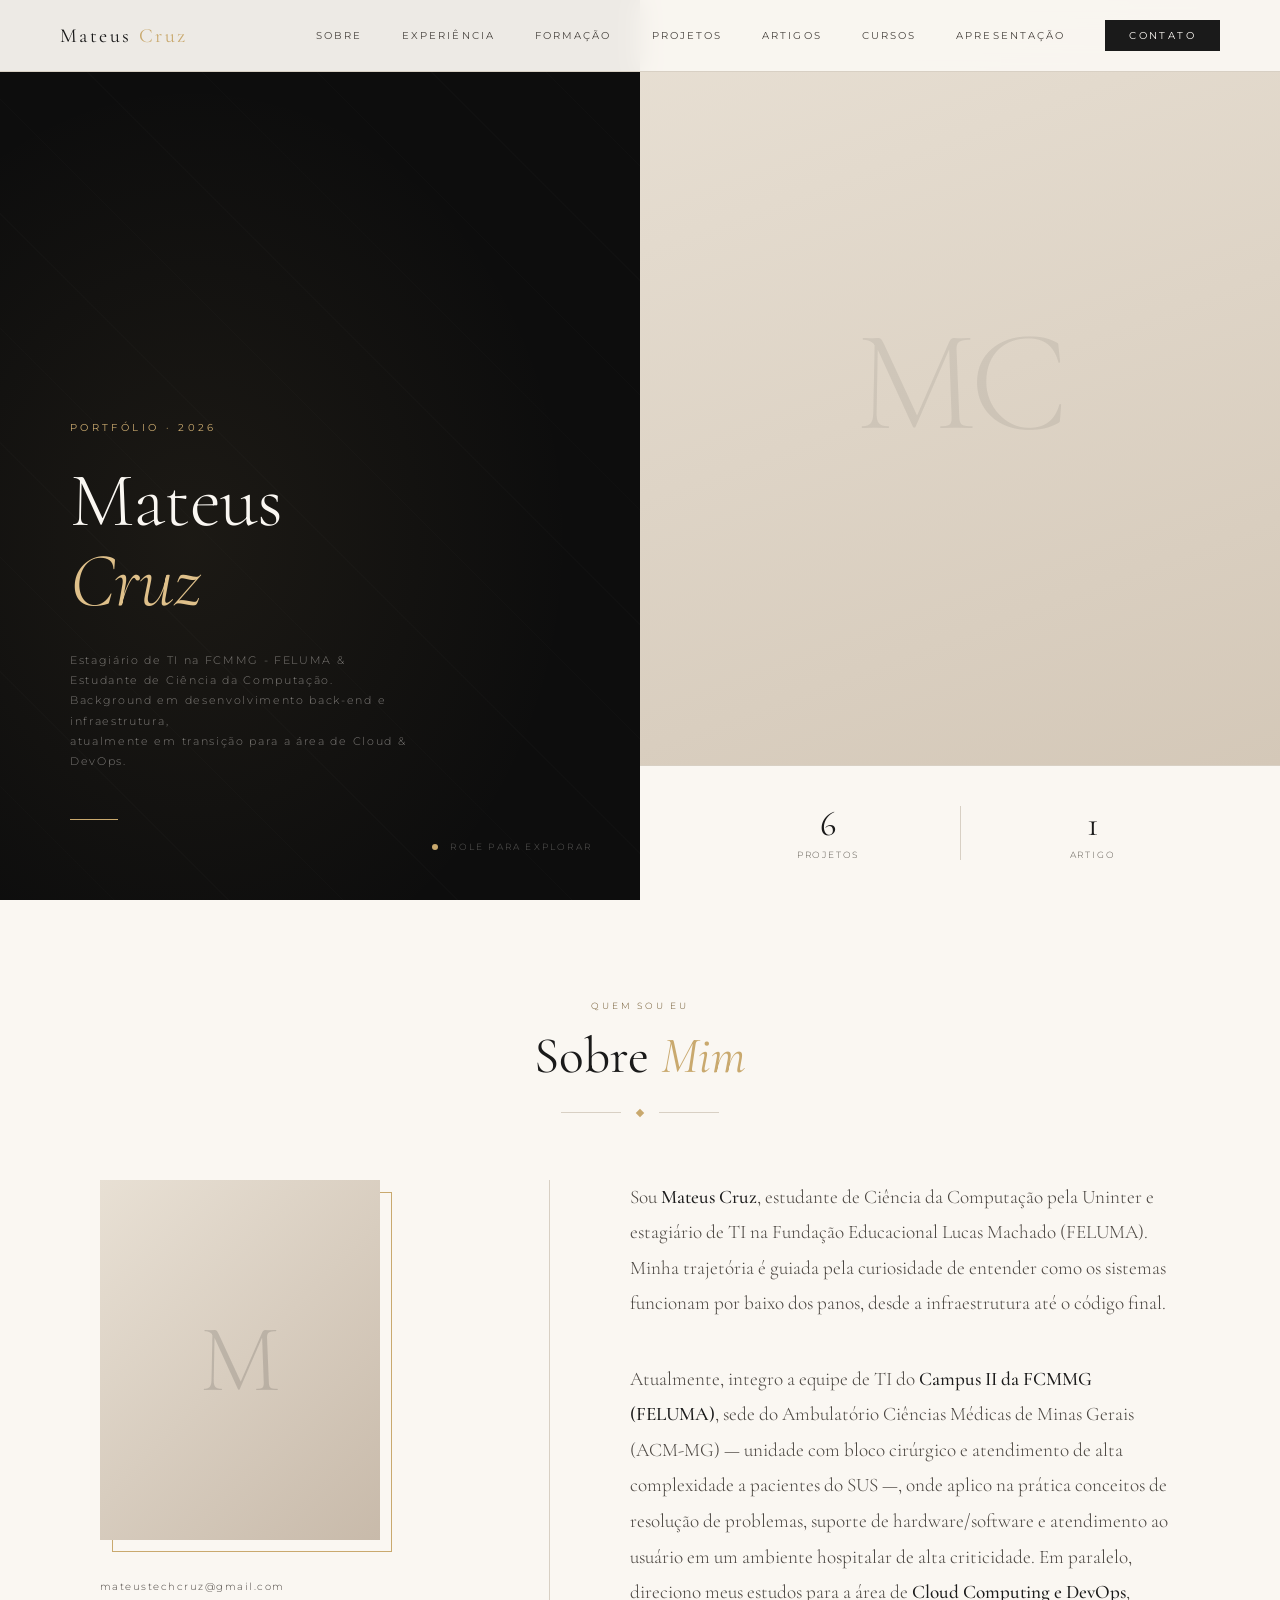
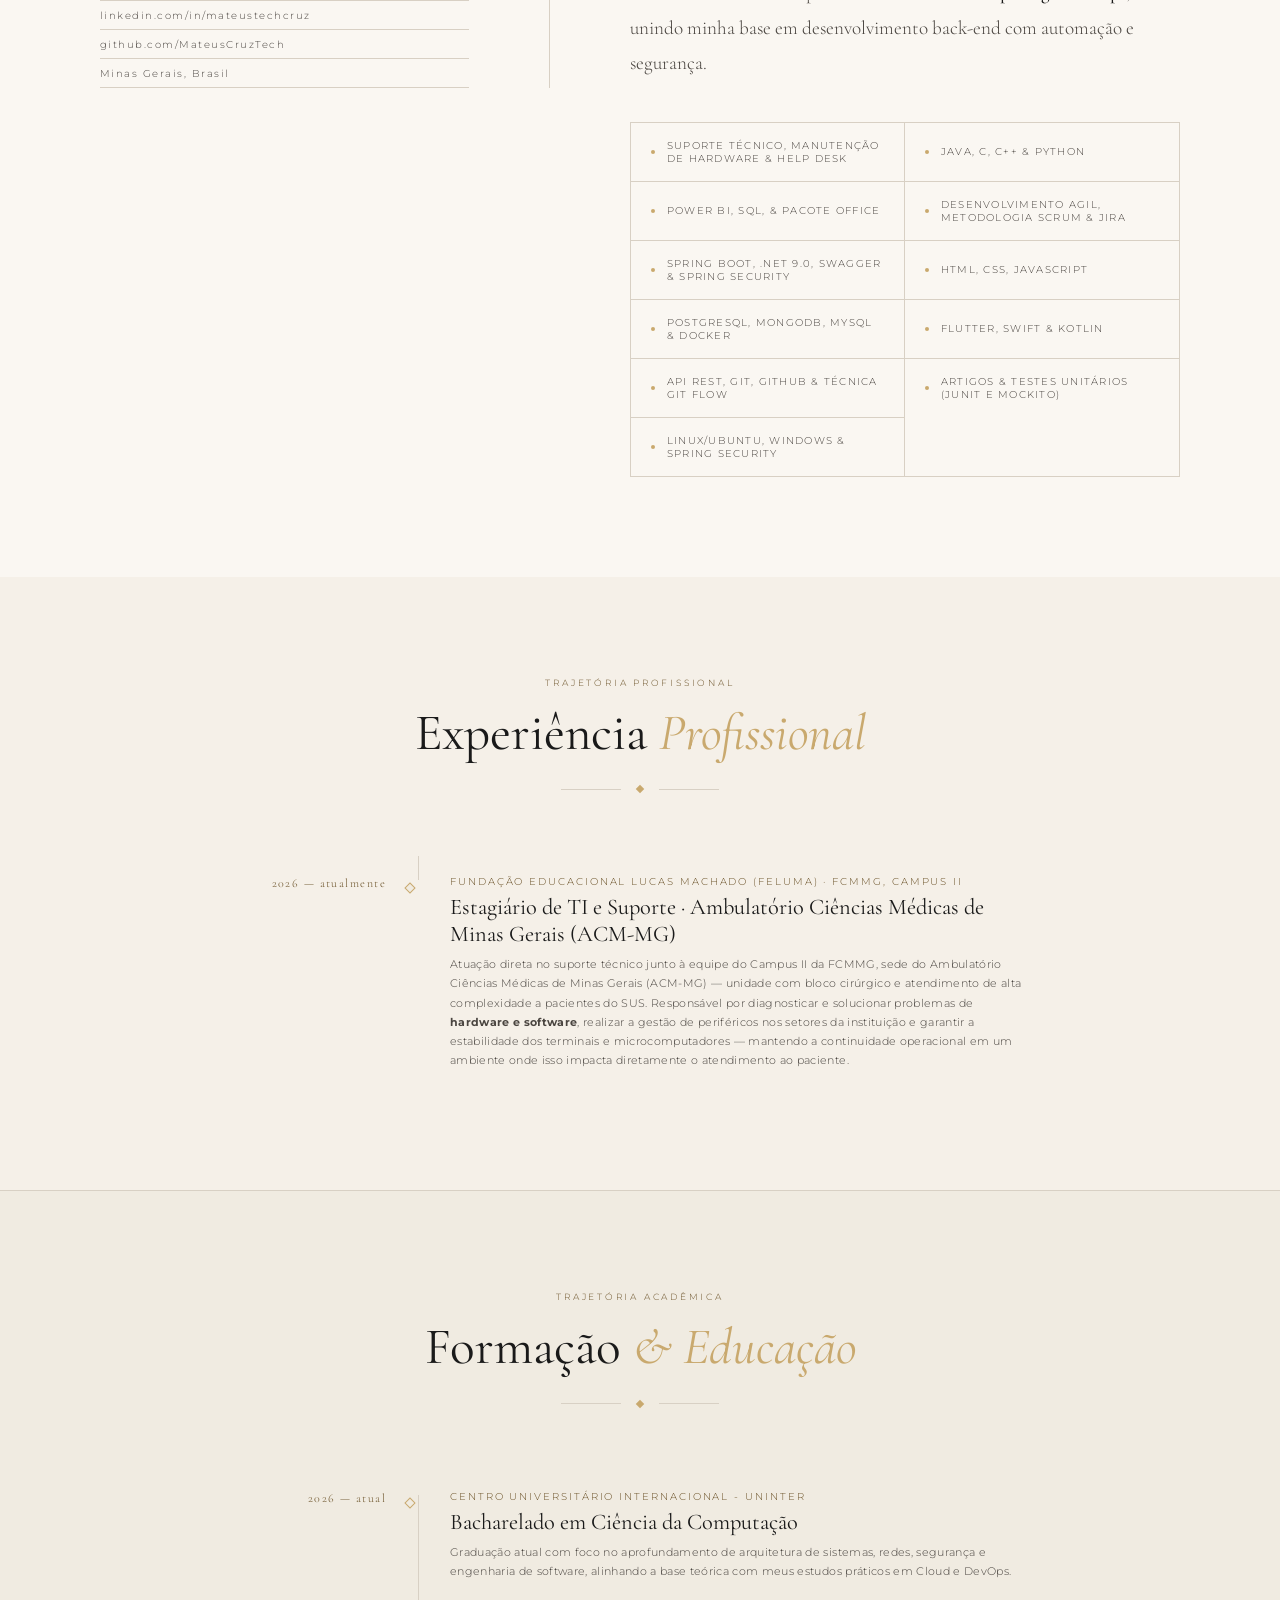
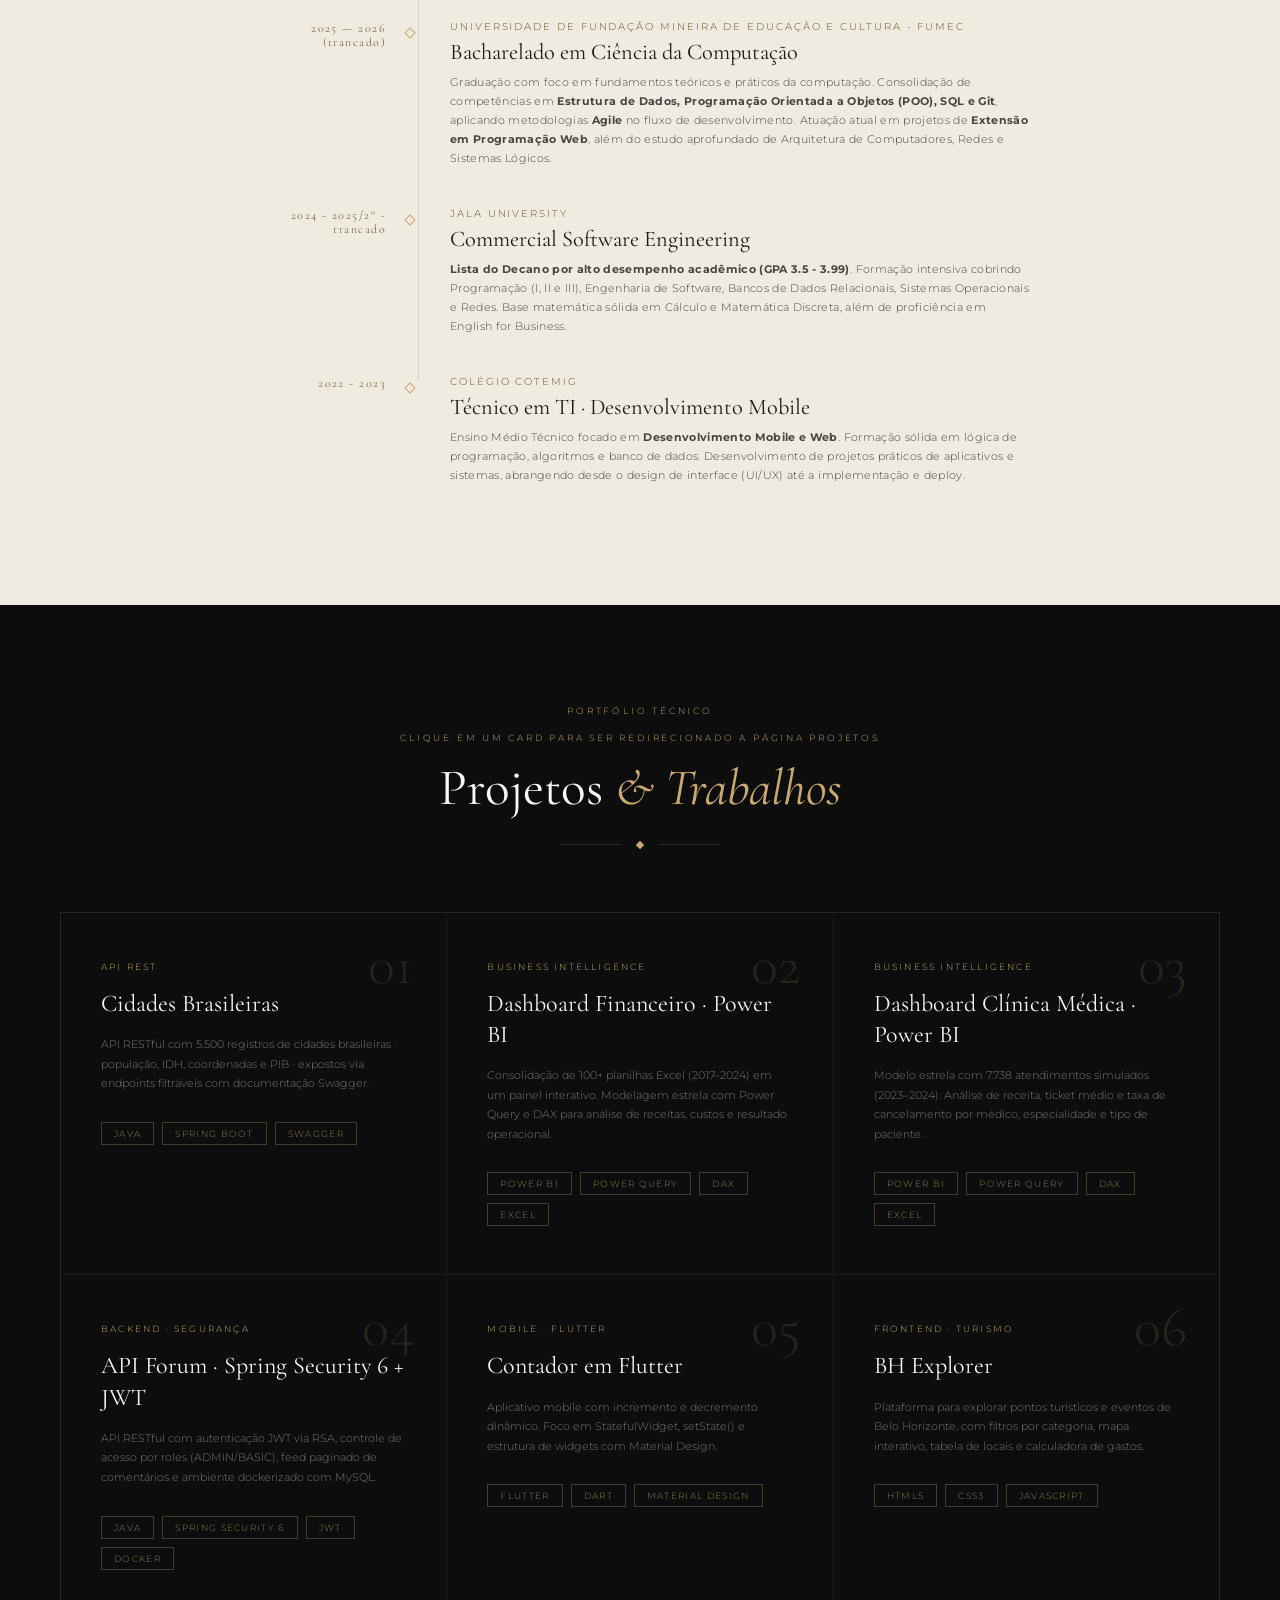
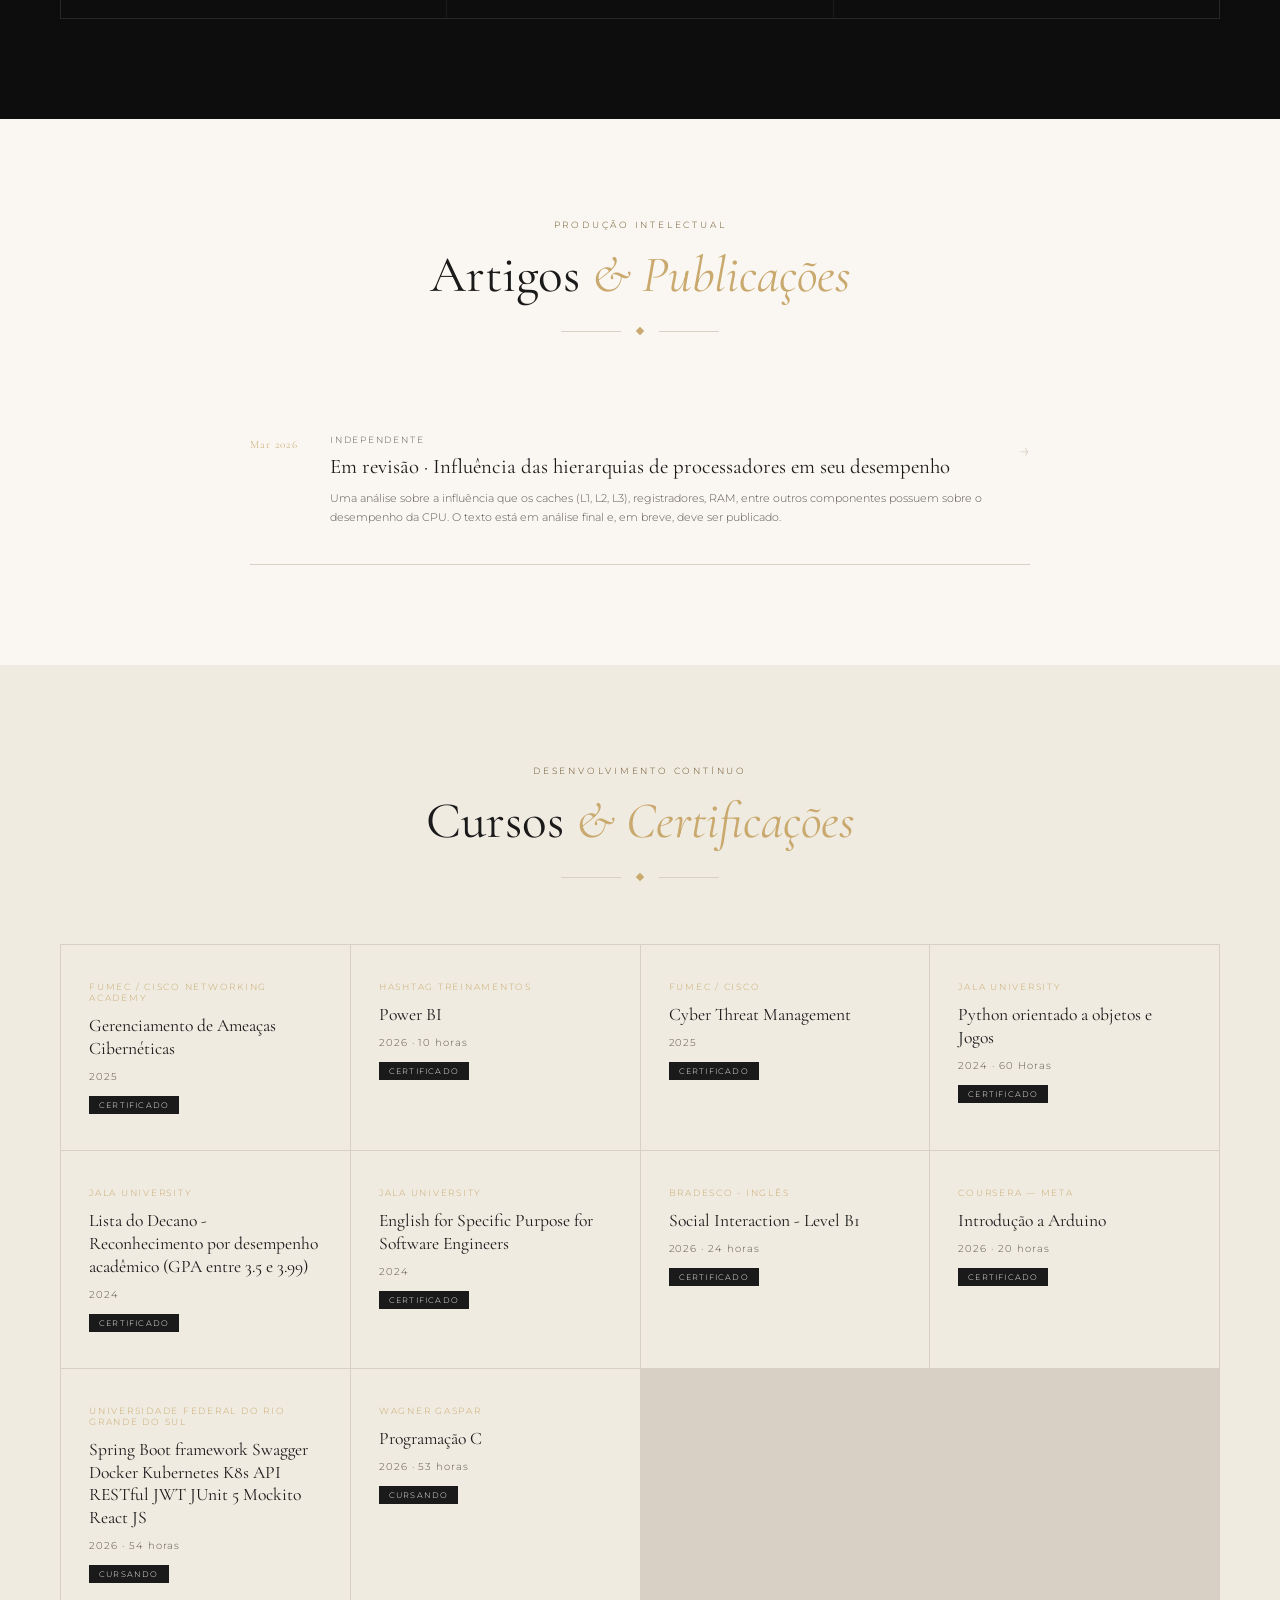
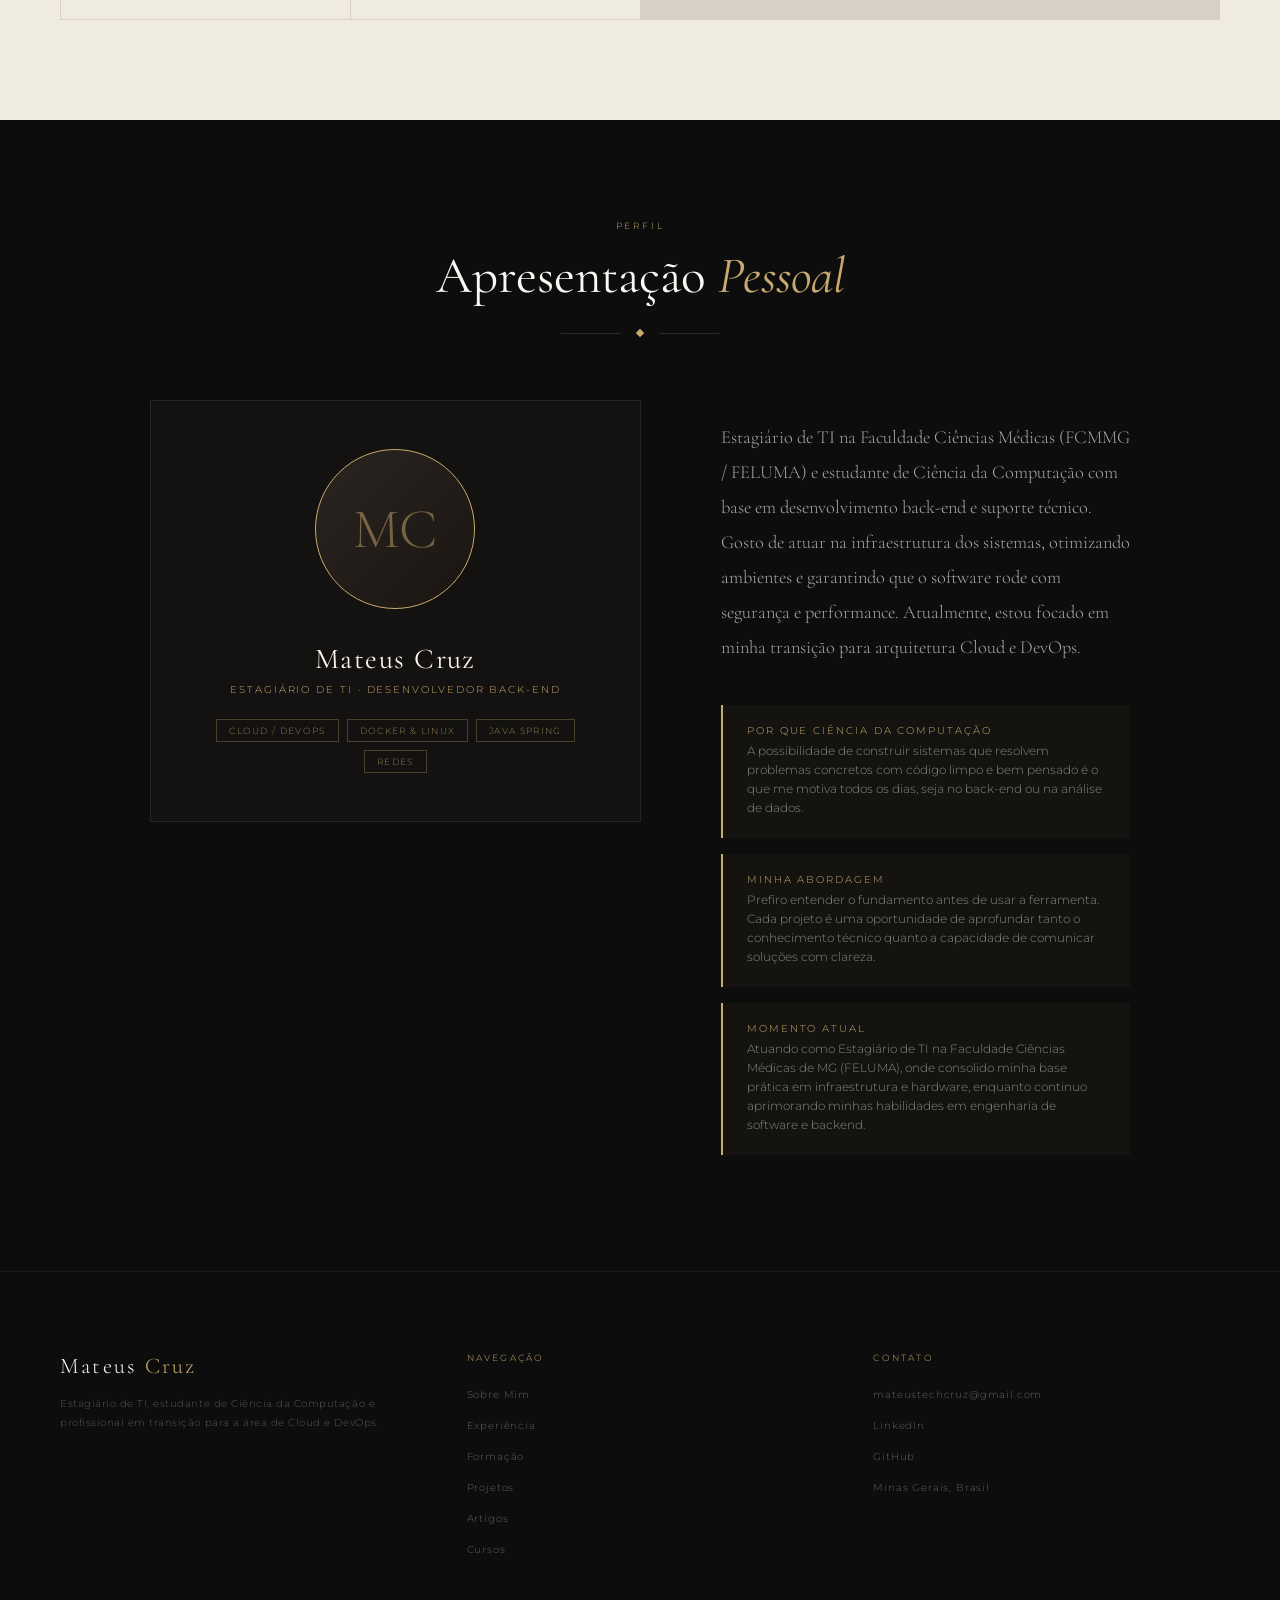
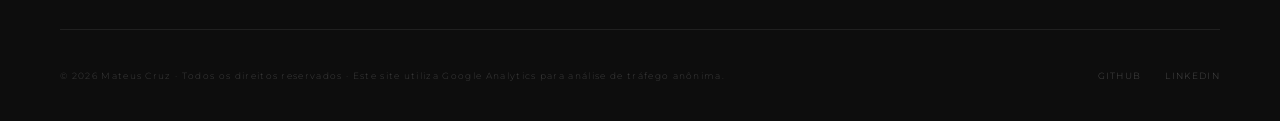
<file: index.html>
<!DOCTYPE html>
<html lang="pt-BR">

<head>
    <meta charset="UTF-8">
    <meta name="viewport" content="width=device-width, initial-scale=1.0">
    <title>Mateus Cruz — Ciência da Computação</title>
    <script async src="https://www.googletagmanager.com/gtag/js?id=G-LPCW3D3TZD"></script>
    <link rel="preconnect" href="https://fonts.googleapis.com">
    <link
        href="https://fonts.googleapis.com/css2?family=Cormorant+Garamond:ital,wght@0,300;0,400;0,500;0,600;1,300;1,400&family=Montserrat:wght@200;300;400;500&display=swap"
        rel="stylesheet">
    <link rel="stylesheet" href="/pages/main/style.css">
</head>

<body>


    <header>
        <a href="#hero" class="logo">Mateus <span>Cruz</span></a>
        <nav>
            <a href="#sobre">Sobre</a>
            <a href="#experiencia">Experiência</a>
            <a href="#formacao">Formação</a>
            <a href="pages/project_page/index.html">Projetos</a>
            <a href="pages/articles_page/index.html">Artigos</a>
            <a href="index.html#cursos">Cursos</a>
            <a href="#apresentacao">Apresentação</a>
            <a href="mailto:mateustechcruz@gmail.com" class="nav-cta">Contato</a>
        </nav>
        <div class="hamburger" id="hamburger" aria-label="Menu" role="button" tabindex="0">
            <span></span><span></span><span></span>
        </div>
    </header>



    <nav class="mobile-nav" id="mobile-nav">
        <a href="#sobre">Sobre</a>
         <a href="#experiencia">Experiência</a>
        <a href="#formacao">Formação</a>
        <a href="pages/project_page/index.html">Projetos</a>
        <a href="pages/articles_page/index.html">Artigos</a>
        <a href="index.html#cursos">Cursos</a>
        <a href="#apresentacao">Apresentação</a>
        <a href="mailto:mateustechcruz@gmail.com">Contato</a>
    </nav>

    <section id="hero">
        <div class="hero-left">
            <div class="hero-texture"></div>
            <div class="hero-eyebrow">Portfólio · 2026</div>
            <h1 class="hero-name">
                Mateus<br>
                <em>Cruz</em>
            </h1>
            <p class="hero-tagline">
                Estagiário de TI na FCMMG - FELUMA & Estudante de Ciência da Computação.<br>
                Background em desenvolvimento back-end e infraestrutura,<br>
                atualmente em transição para a área de Cloud & DevOps.
            </p>
            <div class="hero-line"></div>
            <div class="hero-scroll">
                <div class="scroll-dot"></div>
                Role para explorar
            </div>
        </div>

        <div class="hero-right">
            <div class="hero-image-area">
                <div class="hero-photo-placeholder">
                    <span class="photo-initials">MC</span>
                </div>
            </div>
            <div class="hero-stats">
                <div class="stat">
                    <span class="stat-num">6</span>
                    <span class="stat-label">Projetos</span>
                </div>
                <div class="stat">
                    <span class="stat-num">1</span>
                    <span class="stat-label">Artigo</span>
                </div>
            </div>
        </div>
    </section>


    <section id="sobre">
        <div class="section-header reveal">
            <span class="section-eyebrow">Quem sou eu</span>
            <h2 class="section-title">Sobre <em>Mim</em></h2>
            <div class="divider">
                <div class="divider-line"></div>
                <div class="divider-diamond"></div>
                <div class="divider-line"></div>
            </div>
        </div>

        <div class="sobre-grid">
            <div class="sobre-left reveal">
                <div class="sobre-portrait">
                    <span class="portrait-initial">M</span>
                </div>
                <div class="sobre-contact">
                    <a href="mailto:mateustechcruz@gmail.com">mateustechcruz@gmail.com</a>
                    <a target="_blank"
                        href="https://www.linkedin.com/in/mateustechcruz/">linkedin.com/in/mateustechcruz</a>
                    <a target="_blank" href="https://github.com/MateusCruzTech">github.com/MateusCruzTech</a>
                    <a href="#">Minas Gerais, Brasil</a>
                </div>
            </div>

            <div class="sobre-right reveal">
                <p class="sobre-body">
                    Sou <strong>Mateus Cruz</strong>, estudante de Ciência da Computação pela Uninter e estagiário de TI
                    na Fundação Educacional Lucas Machado (FELUMA). Minha trajetória é guiada pela curiosidade de
                    entender como os sistemas funcionam por baixo dos panos, desde a infraestrutura até o código final.
                </p>
                <p class="sobre-body">
                    Atualmente, integro a equipe de TI do <strong>Campus II da FCMMG (FELUMA)</strong>, sede do
                    Ambulatório Ciências Médicas de Minas Gerais (ACM-MG) — unidade com bloco cirúrgico e atendimento
                    de alta complexidade a pacientes do SUS —, onde aplico na prática conceitos de resolução de
                    problemas, suporte de hardware/software e atendimento ao usuário em um ambiente hospitalar de
                    alta criticidade. Em paralelo, direciono meus estudos para a área de <strong>Cloud Computing e
                        DevOps</strong>, unindo minha base em desenvolvimento back-end com automação e segurança.
                </p>
                <!--
                <p class="sobre-body">
                    Quando não estou codando, escrevo artigos sobre computação teórica, tenho muito interessa por música
                    e
                    atualmente estou desenvolvendo uma iniciativa de educação para ensinar pessoas assuntos especificos
                    do mundo tech.
                </p>*/-->

                <div class="skills-list">
                    <div class="skill-item">
                        <div class="skill-dot"></div>Suporte Técnico, Manutenção de Hardware & Help Desk
                    </div>
                    <div class="skill-item">
                        <div class="skill-dot"></div>Java, C, C++ & Python
                    </div>
                    <div class="skill-item">
                        <div class="skill-dot"></div>Power BI, SQL, & Pacote office
                    </div>
                    <div class="skill-item">
                        <div class="skill-dot"></div>Desenvolvimento agil, Metodologia Scrum & Jira
                    </div>
                    <div class="skill-item">
                        <div class="skill-dot"></div>Spring Boot, .NET 9.0, Swagger & Spring Security
                    </div>
                    <div class="skill-item">
                        <div class="skill-dot"></div>HTML, CSS, JavaScript
                    </div>
                    <div class="skill-item">
                        <div class="skill-dot"></div>PostgreSQL, MongoDB, MySql & Docker
                    </div>
                    <div class="skill-item">
                        <div class="skill-dot"></div>Flutter, swift & Kotlin
                    </div>
                    <div class="skill-item">
                        <div class="skill-dot"></div>API Rest, Git, Github & técnica Git Flow
                    </div>
                    <div class="skill-item">
                        <div class="skill-dot"></div>Artigos & Testes unitários (JUnit e Mockito)
                    </div>
                    <div class="skill-item">
                        <div class="skill-dot"></div>Linux/Ubuntu, Windows & Spring Security
                    </div>
                </div>
            </div>
        </div>
    </section>


    <section id="experiencia">
        <div class="section-header reveal">
            <span class="section-eyebrow">Trajetória Profissional</span>
            <h2 class="section-title">Experiência <em>Profissional</em></h2>
            <div class="divider">
                <div class="divider-line"></div>
                <div class="divider-diamond"></div>
                <div class="divider-line"></div>
            </div>
        </div>

        <div class="timelineExp reveal">
            <div class="timeline-item">
                <div class="timeline-year">2026 — atualmente</div>
                <div class="timeline-content">
                    <div class="timeline-inst">Fundação Educacional Lucas Machado (FELUMA) · FCMMG, Campus II</div>
                    <div class="timeline-degree">Estagiário de TI e Suporte · Ambulatório Ciências Médicas de Minas Gerais (ACM-MG)</div>
                    <div class="timeline-desc">
                        Atuação direta no suporte técnico junto à equipe do Campus II da FCMMG, sede do Ambulatório
                        Ciências Médicas de Minas Gerais (ACM-MG) — unidade com bloco cirúrgico e atendimento de alta
                        complexidade a pacientes do SUS. Responsável por diagnosticar e solucionar problemas de
                        <strong>hardware e software</strong>, realizar a gestão de periféricos nos setores da
                        instituição e garantir a estabilidade dos terminais e microcomputadores — mantendo a
                        continuidade operacional em um ambiente onde isso impacta diretamente o atendimento ao
                        paciente.
                    </div>
                </div>
            </div>
        </div>
    </section>

    <section id="formacao">
        <div class="section-header reveal">
            <span class="section-eyebrow">Trajetória Acadêmica</span>
            <h2 class="section-title">Formação <em>& Educação</em></h2>
            <div class="divider">
                <div class="divider-line"></div>
                <div class="divider-diamond"></div>
                <div class="divider-line"></div>
            </div>
        </div>

        <div class="timeline reveal">
            <div class="timeline-item">
                <div class="timeline-year">2026 — atual</div>
                <div class="timeline-content">
                    <div class="timeline-inst">Centro Universitário Internacional - Uninter</div>
                    <div class="timeline-degree">Bacharelado em Ciência da Computação</div>
                    <div class="timeline-desc">
                        Graduação atual com foco no aprofundamento de arquitetura de sistemas, redes, segurança e
                        engenharia de software, alinhando a base teórica com meus estudos práticos em Cloud e DevOps.
                    </div>
                </div>
            </div>
            <div class="timeline-item">
                <div class="timeline-year">2025 — 2026 (trancado)</div>
                <div class="timeline-content">
                    <div class="timeline-inst">Universidade de Fundação Mineira de Educação e Cultura - FUMEC</div>
                    <div class="timeline-degree">Bacharelado em Ciência da Computação</div>
                    <div class="timeline-desc">
                        Graduação com foco em fundamentos teóricos e práticos da computação. Consolidação de
                        competências em
                        <strong>Estrutura de Dados, Programação Orientada a Objetos (POO), SQL e Git</strong>, aplicando
                        metodologias
                        <strong>Agile</strong> no fluxo de desenvolvimento. Atuação atual em projetos de
                        <strong>Extensão em Programação Web</strong>,
                        além do estudo aprofundado de Arquitetura de Computadores, Redes e Sistemas Lógicos.
                    </div>
                </div>
            </div>

            <div class="timeline-item">
                <div class="timeline-year">2024 - 2025/2° - trancado</div>
                <div class="timeline-content">
                    <div class="timeline-inst">Jala University</div>
                    <div class="timeline-degree">Commercial Software Engineering</div>
                    <div class="timeline-desc">
                        <strong>Lista do Decano por alto desempenho acadêmico (GPA 3.5 - 3.99)</strong>.
                        Formação intensiva cobrindo Programação (I, II e III), Engenharia de Software,
                        Bancos de Dados Relacionais, Sistemas Operacionais e Redes. Base matemática sólida
                        em Cálculo e Matemática Discreta, além de proficiência em English for Business.
                    </div>
                </div>
            </div>
            <div class="timeline-item">
                <div class="timeline-year">2022 - 2023</div>
                <div class="timeline-content">
                    <div class="timeline-inst">Colégio Cotemig</div>
                    <div class="timeline-degree">Técnico em TI · Desenvolvimento Mobile</div>
                    <div class="timeline-desc">
                        Ensino Médio Técnico focado em <strong>Desenvolvimento Mobile e Web</strong>.
                        Formação sólida em lógica de programação, algoritmos e banco de dados.
                        Desenvolvimento de projetos práticos de aplicativos e sistemas, abrangendo desde o
                        design de interface (UI/UX) até a implementação e deploy.
                    </div>
                </div>
            </div>
    </section>


    <section id="projetos">
        <div class="section-header reveal">
            <span class="section-eyebrow">Portfólio Técnico</span>
            <span class="section-eyebrow">Clique em um card para ser redirecionado a página projetos</span>
            <h2 class="section-title">Projetos <em>& Trabalhos</em></h2>
            <div class="divider">
                <div class="divider-line"></div>
                <div class="divider-diamond"></div>
                <div class="divider-line"></div>
            </div>
        </div>

        <div class="projects-grid reveal">
            <div class="project-card">
                <div class="project-num">01</div>
                <span class="project-tag">API REST</span>
                <div class="project-title"><a href="/pages/projects/cidades_brasileiras/index.html">Cidades
                        Brasileiras</a></div>
                <div class="project-desc">API RESTful com 5.500 registros de cidades brasileiras · população, IDH,
                    coordenadas e PIB · expostos via endpoints filtráveis com documentação Swagger.</div>
                <div class="project-tech">
                    <span class="tech-pill">Java</span>
                    <span class="tech-pill">Spring Boot</span>
                    <span class="tech-pill">Swagger</span>
                </div>
            </div>

            <div class="project-card">
                <div class="project-num">02</div>
                <span class="project-tag">Business Intelligence</span>
                <div class="project-title"><a href="/pages/projects/dashboard_power_bi/index.html">Dashboard Financeiro
                        ·
                        Power BI</a></div>
                <div class="project-desc">Consolidação de 100+ planilhas Excel (2017–2024) em um painel interativo.
                    Modelagem estrela com Power Query e DAX para análise de receitas, custos e resultado operacional.
                </div>
                <div class="project-tech">
                    <span class="tech-pill">Power BI</span>
                    <span class="tech-pill">Power Query</span>
                    <span class="tech-pill">DAX</span>
                    <span class="tech-pill">Excel</span>
                </div>
            </div>

            <div class="project-card">
                <div class="project-num">03</div>
                <span class="project-tag">Business Intelligence</span>
                <div class="project-title"><a href="/pages/projects/dashboard_clinica_medica/index.html">Dashboard
                        Clínica
                        Médica · Power BI</a></div>
                <div class="project-desc">Modelo estrela com 7.738 atendimentos simulados (2023–2024). Análise de
                    receita,
                    ticket médio e taxa de cancelamento por médico, especialidade e tipo de paciente.</div>
                <div class="project-tech">
                    <span class="tech-pill">Power BI</span>
                    <span class="tech-pill">Power Query</span>
                    <span class="tech-pill">DAX</span>
                    <span class="tech-pill">Excel</span>
                </div>
            </div>

            <div class="project-card">
                <div class="project-num">04</div>
                <span class="project-tag">Backend · Segurança</span>
                <div class="project-title"><a href="/pages/projects/forum_spring_secutiry/index.html">API Forum · Spring
                        Security 6 + JWT</a></div>
                <div class="project-desc">API RESTful com autenticação JWT via RSA, controle de acesso por roles
                    (ADMIN/BASIC), feed paginado de comentários e ambiente dockerizado com MySQL.</div>
                <div class="project-tech">
                    <span class="tech-pill">Java</span>
                    <span class="tech-pill">Spring Security 6</span>
                    <span class="tech-pill">JWT</span>
                    <span class="tech-pill">Docker</span>
                </div>
            </div>

            <div class="project-card">
                <div class="project-num">05</div>
                <span class="project-tag">Mobile · Flutter</span>
                <div class="project-title"><a href="pages/projects/app_contador_pessoas/index.html">Contador em
                        Flutter</a>
                </div>
                <div class="project-desc">Aplicativo mobile com incremento e decremento dinâmico. Foco em
                    StatefulWidget, setState() e estrutura de widgets com Material Design.</div>
                <div class="project-tech">
                    <span class="tech-pill">Flutter</span>
                    <span class="tech-pill">Dart</span>
                    <span class="tech-pill">Material Design</span>
                </div>
            </div>
            <div class="project-card">
                <div class="project-num">06</div>
                <span class="project-tag">Frontend · Turismo</span>
                <div class="project-title"><a href="/pages/projects/bh_explorer/index.html">BH Explorer</a></div>
                <div class="project-desc">Plataforma para explorar pontos turísticos e eventos de Belo Horizonte,
                    com filtros por categoria, mapa interativo, tabela de locais e calculadora de gastos.</div>
                <div class="project-tech">
                    <span class="tech-pill">HTML5</span>
                    <span class="tech-pill">CSS3</span>
                    <span class="tech-pill">JavaScript</span>
                </div>
            </div>
        </div>
    </section>


    <section id="artigos">
        <div class="section-header reveal">
            <span class="section-eyebrow">Produção Intelectual</span>
            <h2 class="section-title">Artigos <em>& Publicações</em></h2>
            <div class="divider">
                <div class="divider-line"></div>
                <div class="divider-diamond"></div>
                <div class="divider-line"></div>
            </div>
        </div>

        <div class="artigos-list">
            <div class="artigo-item reveal">
                <div class="artigo-date">Mar 2026</div>
                <div class="artigo-content">
                    <div class="artigo-pub">Independente</div>
                    <div class="artigo-title">Em revisão · Influência das hierarquias de processadores em seu
                        desempenho</div>
                    <div class="artigo-abstract">Uma análise sobre a influência que os caches (L1, L2, L3),
                        registradores, RAM, entre outros
                        componentes possuem sobre o desempenho da CPU. O texto está em análise final e, em breve,
                        deve ser publicado.</div>
                </div>
                <div class="artigo-arrow"><a href="pages/articles_page/index.html"
                        style="text-decoration: none;color: #D8D0C4;">→</a></div>
            </div>


        </div>
    </section>


    <section id="cursos">
        <div class="section-header reveal">
            <span class="section-eyebrow">Desenvolvimento Contínuo</span>
            <h2 class="section-title">Cursos <em>& Certificações</em></h2>
            <div class="divider">
                <div class="divider-line"></div>
                <div class="divider-diamond"></div>
                <div class="divider-line"></div>
            </div>
        </div>

        <div class="cursos-grid reveal">
            <div class="curso-card">
                <div class="curso-inst">FUMEC / Cisco Networking Academy</div>
                <div class="curso-name">Gerenciamento de Ameaças Cibernéticas</div>
                <div class="curso-year">2025</div>
                <span class="curso-badge"><a target="_blank"
                        href="https://drive.google.com/file/d/1qDeeotcjcjP5fUjiMKnTr1sf_xK90KSL/view?usp=sharing">Certificado</a></span>
            </div>
            <div class="curso-card">
                <div class="curso-inst">Hashtag Treinamentos</div>
                <div class="curso-name">Power BI</div>
                <div class="curso-year">2026 · 10 horas</div>
                <span class="curso-badge"><a target="_blank"
                        href="https://www.udemy.com/certificate/UC-c15d7bb1-9cbb-43fe-b0e0-54e9972bd85a/?utm_campaign=email&utm_medium=email&utm_source=sendgrid.com">Certificado</a></span>
            </div>
            <div class="curso-card">
                <div class="curso-inst">FUMEC / Cisco</div>
                <div class="curso-name">Cyber Threat Management</div>
                <div class="curso-year">2025</div>
                <span class="curso-badge"><a target="_blank"
                        href="https://drive.google.com/file/d/1qa8YPCXOVAFi5lErh2xtmHsoBrRWLZig/view?usp=sharing">Certificado</a></span>
            </div>
            <div class="curso-card">
                <div class="curso-inst">Jala university</div>
                <div class="curso-name">Python orientado a objetos e Jogos</div>
                <div class="curso-year">2024 · 60 Horas</div>
                <span class="curso-badge"><a target="_blank"
                        href="https://drive.google.com/file/d/1lY3l5w4z_GN0lFlBnWE8VdIZvB9ijJQ5/view">Certificado</a></span>
            </div>
            <div class="curso-card">
                <div class="curso-inst">Jala University</div>
                <div class="curso-name">Lista do Decano - Reconhecimento por desempenho acadêmico (GPA entre 3.5 e 3.99)
                </div>
                <div class="curso-year">2024</div>
                <span class="curso-badge"><a target="_blank"
                        href="https://drive.google.com/file/d/1-hUAfoILHulC_c6FyptCY6iEk1RgpDv2/view">Certificado</a></span>
            </div>
            <div class="curso-card">
                <div class="curso-inst">Jala University</div>
                <div class="curso-name">English for Specific Purpose for Software Engineers</div>
                <div class="curso-year">2024</div>
                <span class="curso-badge"><a target="_blank"
                        href="https://drive.google.com/file/d/1wnSKA9RijfT7IgZmbDv5T3KaZ-GWXUHM/view">Certificado</a></span>
            </div>
            <div class="curso-card">
                <div class="curso-inst">Bradesco - Inglês</div>
                <div class="curso-name">Social Interaction - Level B1 </div>
                <div class="curso-year">2026 · 24 horas</div>
                <span class="curso-badge"><a target="_blank"
                        href="https://credentials.englishonline.britishcouncil.org/bfce7f17-72b1-49c2-ac5d-5120630c32c0#acc.yMFPZrlg">Certificado</a></span>
            </div>
            <div class="curso-card">
                <div class="curso-inst">Coursera — Meta</div>
                <div class="curso-name">Introdução a Arduino</div>
                <div class="curso-year">2026 · 20 horas</div>
                <span class="curso-badge"><a target="_blank"
                        href="https://lumina.ufrgs.br/mod/simplecertificate/verify.php?code=699106c4-2228-4fa8-a9d5-097500000000">Certificado</a></span>
            </div>
            <div class="curso-card">
                <div class="curso-inst">Universidade Federal do Rio Grande do Sul</div>
                <div class="curso-name"> Spring Boot framework Swagger Docker Kubernetes K8s API RESTful JWT JUnit 5
                    Mockito React JS</div>
                <div class="curso-year">2026 · 54 horas</div>
                <span class="curso-badge">Cursando</span>
            </div>
            <div class="curso-card">
                <div class="curso-inst">Wagner Gaspar</div>
                <div class="curso-name">Programação C</div>
                <div class="curso-year">2026 · 53 horas</div>
                <span class="curso-badge">Cursando</span>
            </div>
        </div>
    </section>


    <section id="apresentacao">
        <div class="section-header reveal">
            <span class="section-eyebrow">Perfil</span>
            <h2 class="section-title">Apresentação <em>Pessoal</em></h2>
            <div class="divider">
                <div class="divider-line"></div>
                <div class="divider-diamond"></div>
                <div class="divider-line"></div>
            </div>
        </div>

        <div class="apresentacao-inner">

            <div class="apresentacao-perfil reveal">
                <div class="perfil-foto">
                    <!--  <img src="" alt=""> -->
                    <span class="portrait-initial">MC</span>
                </div>
                <div class="perfil-info">
                    <div class="perfil-nome">Mateus Cruz</div>
                    <div class="perfil-cargo">Estagiário de TI · Desenvolvedor Back-end</div>
                    <div class="perfil-tags">
                        <span>Cloud / DevOps</span>
                        <span>Docker & Linux</span>
                        <span>Java Spring</span>
                        <span>Redes</span>
                    </div>
                </div>
            </div>

            <div class="apresentacao-text reveal">
                <p class="apresentacao-body">
                    Estagiário de TI na Faculdade Ciências Médicas (FCMMG / FELUMA) e estudante de Ciência da Computação com base em desenvolvimento back-end e suporte técnico. Gosto de atuar na infraestrutura dos sistemas, otimizando ambientes e garantindo que o software rode com segurança e performance. Atualmente, estou focado em minha transição para arquitetura Cloud e DevOps.
                </p>

                <div class="apresentacao-highlights">
                    <div class="highlight">
                        <div class="highlight-title">Por que Ciência da Computação</div>
                        <div class="highlight-text">A possibilidade de construir sistemas que resolvem
                            problemas concretos com código limpo e bem pensado é o que me motiva todos
                            os dias, seja no back-end ou na análise de dados.
                        </div>
                    </div>
                    <div class="highlight">
                        <div class="highlight-title">Minha Abordagem</div>
                        <div class="highlight-text">Prefiro entender o fundamento antes de usar a
                            ferramenta. Cada projeto é uma oportunidade de aprofundar tanto o
                            conhecimento técnico quanto a capacidade de comunicar soluções com clareza.
                        </div>
                    </div>
                    <div class="highlight">
                        <div class="highlight-title">Momento Atual</div>
                        <div class="highlight-text">
                            Atuando como Estagiário de TI na Faculdade Ciências Médicas de MG (FELUMA), onde consolido
                            minha base prática em infraestrutura e hardware, enquanto continuo aprimorando minhas
                            habilidades em engenharia de software e backend.
                        </div>
                    </div>
                </div>
            </div>
        </div>
    </section>




    <footer>
        <div class="footer-top">
            <div>
                <div class="footer-brand">Mateus <span>Cruz</span></div>
     <p class="footer-bio">Estagiário de TI, estudante de Ciência da Computação e profissional em transição para a área de Cloud e DevOps.</p>
            </div>

            <div>
                <div class="footer-col-title">Navegação</div>
                <ul class="footer-links">
                    <li><a href="/index.html#sobre">Sobre Mim</a></li>
                    <li><a href="/index.html#experiencia">Experiência</a></li>
                    <li><a href="/index.html#formacao">Formação</a></li>
                    <li><a href="/pages/project_page/index.html">Projetos</a></li>
                    <li><a href="/pages/articles_page/index.html">Artigos</a></li>
                    <li><a href="/index.html#cursos">Cursos</a></li>
                </ul>
            </div>

            <div>
                <div class="footer-col-title">Contato</div>
                <ul class="footer-links">
                    <li><a href="mailto:mateustechcruz@gmail.com">mateustechcruz@gmail.com</a></li>
                    <li><a href="https://www.linkedin.com/m/in/mateustechcruz" target="_blank">LinkedIn</a>
                    </li>
                    <li><a href="https://github.com/MateusCruzTech" target="_blank">GitHub</a></li>
                    <li><a href="#">Minas Gerais, Brasil</a></li>
                </ul>
            </div>
        </div>

        <div class="footer-bottom">
            <div class="footer-copy">© 2026 Mateus Cruz · Todos os direitos reservados · Este site utiliza Google
                Analytics para análise de tráfego anônima.</div>
            <div class="footer-social">
                <a href="https://github.com/MateusCruzTech" target="_blank">GitHub</a>
                <a href="https://www.linkedin.com/m/in/mateustechcruz" target="_blank">LinkedIn</a>
            </div>
        </div>
    </footer>

    <script src="/pages/main/script.js"></script>
</body>

</html>
</file>
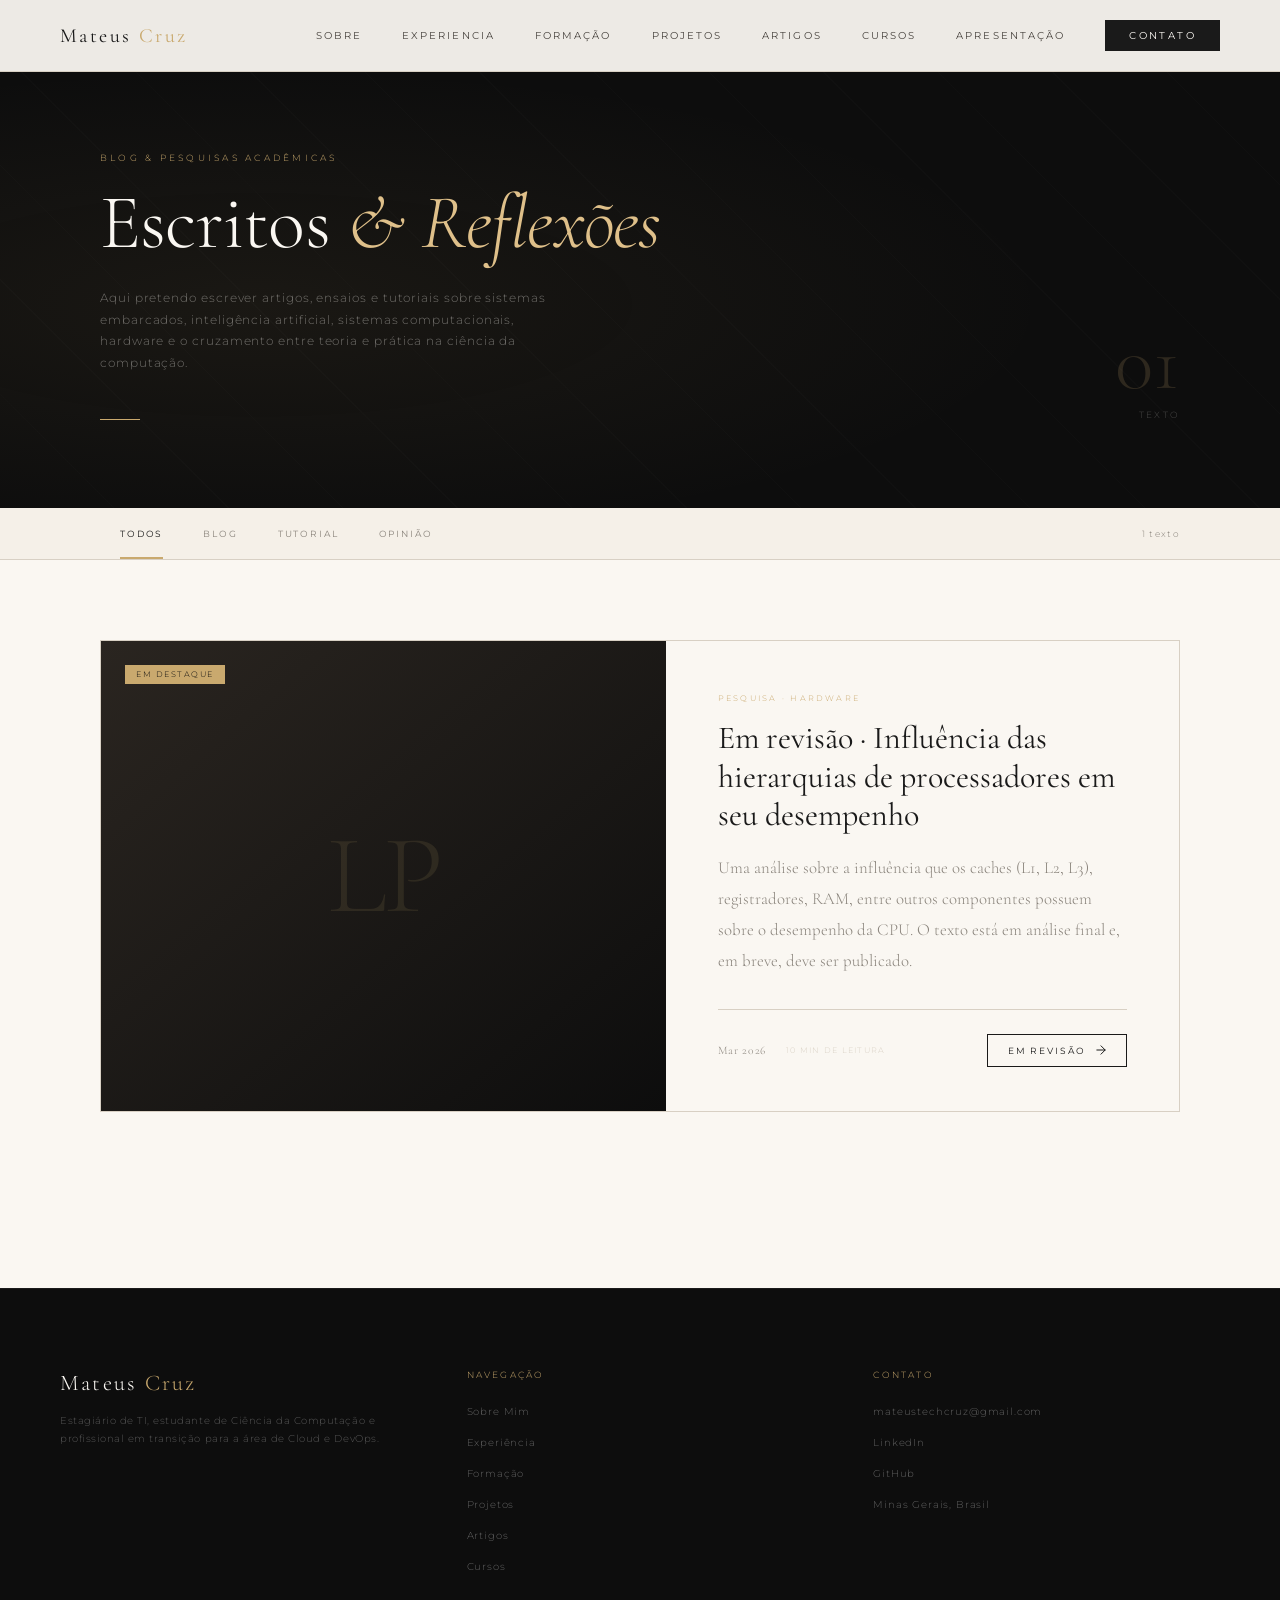
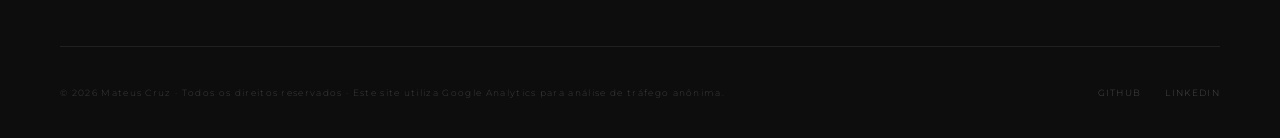
<file: pages/articles_page/index.html>
<!DOCTYPE html>
<html lang="pt-BR">

<head>
    <meta charset="UTF-8">
    <meta name="viewport" content="width=device-width, initial-scale=1.0">
    <title>Escritos & Pesquisa · Mateus Cruz</title>
    <script async src="https://www.googletagmanager.com/gtag/js?id=G-LPCW3D3TZD"></script>
    <link rel="preconnect" href="https://fonts.googleapis.com">
    <link
        href="https://fonts.googleapis.com/css2?family=Cormorant+Garamond:ital,wght@0,300;0,400;0,500;0,600;1,300;1,400&family=Montserrat:wght@200;300;400;500&display=swap"
        rel="stylesheet">
    <link rel="stylesheet" href="style.css">
</head>

<body>


    <header>
        <a href="../../index.html" class="logo">Mateus <span>Cruz</span></a>
        <nav>
            <a href="/index.html#sobre">Sobre</a>
            <a href="/index.html#experiencia">Experiencia</a>
            <a href="/index.html#formacao">Formação</a>
            <a href="../project_page/index.html">Projetos</a>
            <a href="../articles_page/index.html">Artigos</a>
            <a href="/index.html#cursos">Cursos</a>
            <a href="/index.html#apresentacao">Apresentação</a>
            <a href="mailto:mateustechcruz@gmail.com" class="nav-cta">Contato</a>
        </nav>
        <div class="hamburger" id="hamburger" aria-label="Menu" role="button" tabindex="0">
            <span></span><span></span><span></span>
        </div>
    </header>

    <nav class="mobile-nav" id="mobile-nav">
        <a href="/index.html#sobre">Sobre</a>
        <a href="/index.html#experiencia">Experiencia</a>
        <a href="/index.html#formacao">Formação</a>
        <a href="../project_page/index.html">Projetos</a>
        <a href="../articles_page/index.html">Artigos</a>
        <a href="/index.html#cursos">Cursos</a>
        <a href="/index.html#apresentacao">Apresentação</a>
        <a href="mailto:mateustechcruz@gmail.com" class="nav-cta">Contato</a>
    </nav>



    <section class="page-hero">
        <div class="page-hero-texture"></div>
        <div class="page-hero-inner">
            <div>
                <span class="page-hero-eyebrow">Blog & Pesquisas Acadêmicas</span>
                <h1 class="page-hero-title">Escritos <em>& Reflexões</em></h1>
                <p class="page-hero-desc">
                    Aqui pretendo escrever artigos, ensaios e tutoriais sobre sistemas embarcados, inteligência
                    artificial, sistemas computacionais, hardware e o
                    cruzamento entre teoria e prática na ciência da computação.
                </p>
                <div class="page-hero-line"></div>
            </div>
            <div class="page-hero-meta">
                <span class="hero-count" id="total-count">01</span>
                <span class="hero-count-label">Texto</span>
            </div>
        </div>
    </section>


    <div class="filters-bar">
        <div class="filters-inner">
            <button class="filter-btn active" data-filter="all">Todos</button>
            <button class="filter-btn" data-filter="blog">Blog</button>
            <button class="filter-btn" data-filter="tutorial">Tutorial</button>
            <button class="filter-btn" data-filter="opiniao">Opinião</button>
            <span class="filters-count" id="filter-count">1 texto</span>
        </div>
    </div>


    <section class="blog-section">
        <div class="blog-wrapper">


            <article class="featured-post reveal" data-category="blog">
                <div class="featured-post-thumb">
                    <div class="featured-badge">Em Destaque</div>
                    <!--  <img src="" alt=""> -->
                    <span class="thumb-initials-large">LP</span>
                </div>
                <div class="featured-post-body">
                    <div>
                        <span class="post-category">Pesquisa · Hardware</span>
                        <h2 class="featured-post-title">Em revisão · Influência das hierarquias de processadores em seu
                            desempenho</h2>
                        <p class="featured-post-excerpt">
                            Uma análise sobre a influência que os caches (L1, L2, L3), registradores, RAM, entre outros
                            componentes possuem sobre o desempenho da CPU. O texto está em análise final e, em breve,
                            deve ser publicado.
                        </p>
                    </div>
                    <div class="post-meta-row">
                        <div class="post-meta-info">
                            <span class="post-date">Mar 2026</span>
                            <span class="post-read-time">10 min de leitura</span>
                        </div>
                        <a href="#" class="btn-read">
                            Em revisão
                            <svg viewBox="0 0 12 12" fill="none" xmlns="http://www.w3.org/2000/svg">
                                <path d="M1 6h10M6 1l5 5-5 5" stroke="currentColor" stroke-width="1.2"
                                    stroke-linecap="round" stroke-linejoin="round" />
                            </svg>
                        </a>
                    </div>
                </div>
            </article>



        </div>

        <div class="empty-state" id="empty-state">
            <div class="empty-icon">◇</div>
            <p class="empty-text">Em breve</p>
        </div>

        </div>
    </section>



    <footer>
        <div class="footer-top">
            <div>
                <div class="footer-brand">Mateus <span>Cruz</span></div>
                <p class="footer-bio">Estagiário de TI, estudante de Ciência da Computação e profissional em transição
                    para a área de Cloud e DevOps.</p>
            </div>

            <div>
                <div class="footer-col-title">Navegação</div>
                <ul class="footer-links">
                    <li><a href="/index.html#sobre">Sobre Mim</a></li>
                    <li><a href="/index.html#experiencia">Experiência</a></li>
                    <li><a href="/index.html#formacao">Formação</a></li>
                    <li><a href="/pages/project_page/index.html">Projetos</a></li>
                    <li><a href="/pages/articles_page/index.html">Artigos</a></li>
                    <li><a href="/index.html#cursos">Cursos</a></li>
                </ul>
            </div>

            <div>
                <div class="footer-col-title">Contato</div>
                <ul class="footer-links">
                    <li><a href="mailto:mateustechcruz@gmail.com">mateustechcruz@gmail.com</a></li>
                    <li><a href="https://www.linkedin.com/m/in/mateustechcruz" target="_blank">LinkedIn</a>
                    </li>
                    <li><a href="https://github.com/MateusCruzTech" target="_blank">GitHub</a></li>
                    <li><a href="#">Minas Gerais, Brasil</a></li>
                </ul>
            </div>
        </div>

        <div class="footer-bottom">
            <div class="footer-copy">© 2026 Mateus Cruz · Todos os direitos reservados · Este site utiliza Google
                Analytics para análise de tráfego anônima.</div>
            <div class="footer-social">
                <a href="https://github.com/MateusCruzTech" target="_blank">GitHub</a>
                <a href="https://www.linkedin.com/m/in/mateustechcruz" target="_blank">LinkedIn</a>
            </div>
        </div>
    </footer>


    <script src="script.js"></script>
</body>

</html>
</file>
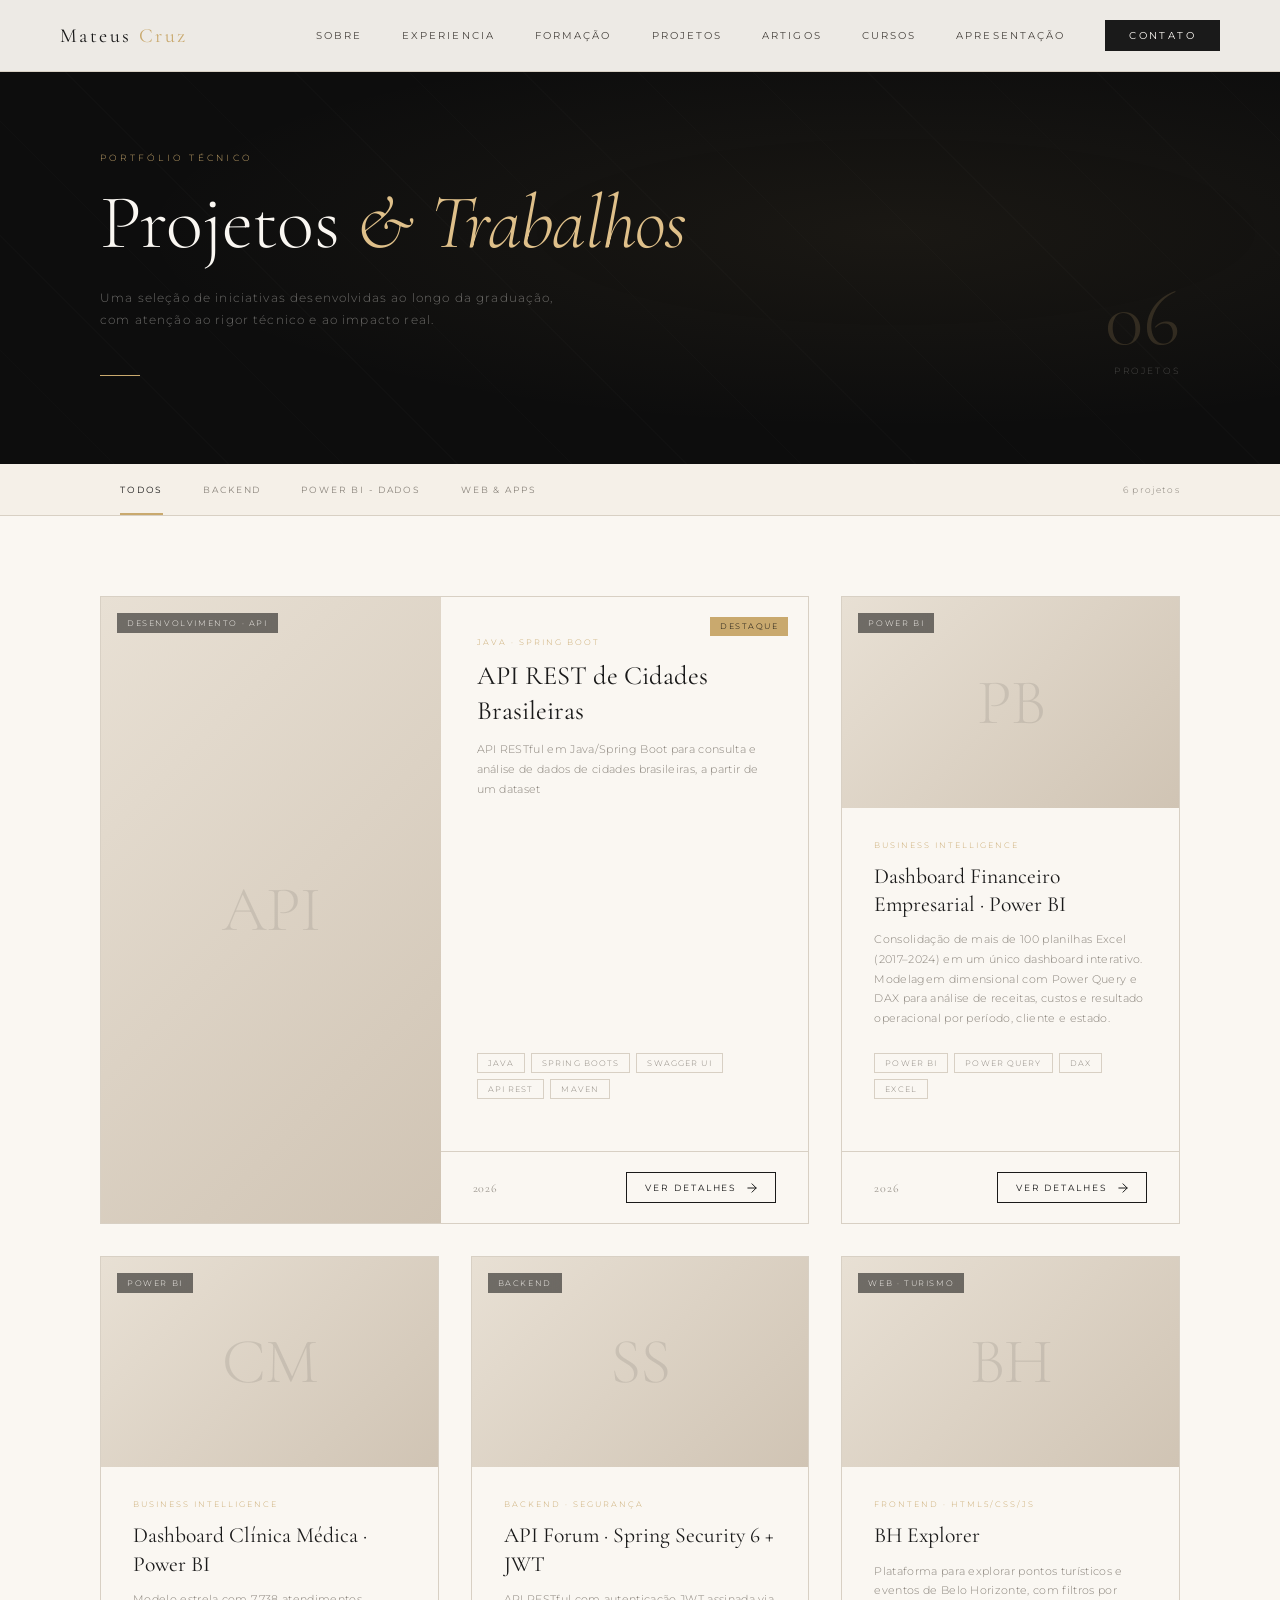
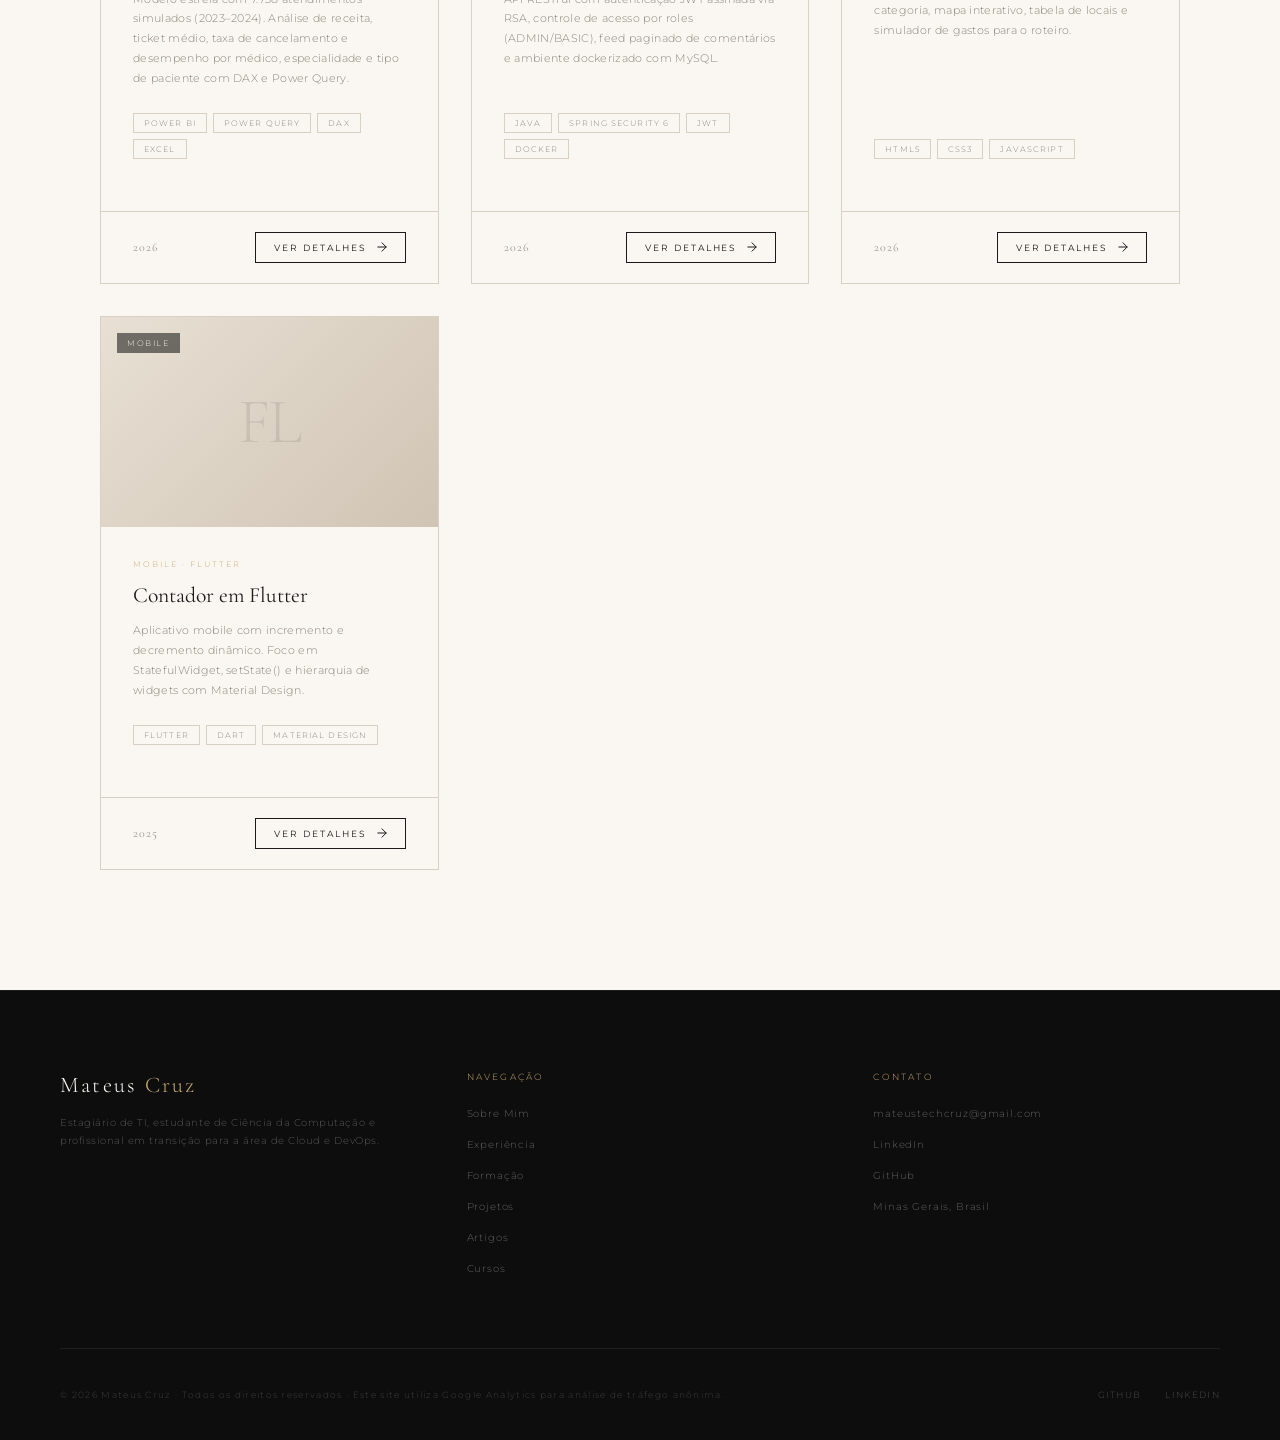
<file: pages/project_page/index.html>
<!DOCTYPE html>
<html lang="pt-BR">

<head>
    <meta charset="UTF-8">
    <meta name="viewport" content="width=device-width, initial-scale=1.0">
    <title>Projetos — Mateus Cruz</title>
    <script async src="https://www.googletagmanager.com/gtag/js?id=G-LPCW3D3TZD"></script>
    <link rel="preconnect" href="https://fonts.googleapis.com">
    <link
        href="https://fonts.googleapis.com/css2?family=Cormorant+Garamond:ital,wght@0,300;0,400;0,500;0,600;1,300;1,400&family=Montserrat:wght@200;300;400;500&display=swap"
        rel="stylesheet">
    <link rel="stylesheet" href="style.css">

</head>

<body>


    <header>
        <a href="./../../index.html" class="logo">Mateus <span>Cruz</span></a>
        <nav>
            <a href="../../index.html#sobre">Sobre</a>
            <a href="../../index.html#experiencia">Experiencia</a>
            <a href="../../index.html#formacao">Formação</a>
            <a href="../project_page/index.html">Projetos</a>
            <a href="../articles_page/index.html">Artigos</a>
            <a href="../../index.html#cursos">Cursos</a>
            <a href="../../index.html#apresentacao">Apresentação</a>
            <a href="mailto:mateustechcruz@gmail.com" class="nav-cta">Contato</a>
        </nav>
        <div class="hamburger" id="hamburger" aria-label="Menu" role="button" tabindex="0">
            <span></span><span></span><span></span>
        </div>
    </header>


    <nav class="mobile-nav" id="mobile-nav">
        <a href="../../index.html#sobre">Sobre</a>
        <a href="../../index.html#experiencia">Experiencia</a>
        <a href="../../index.html#formacao">Formação</a>
        <a href="../project_page/index.html">Projetos</a>
        <a href="../articles_page/index.html">Artigos</a>
        <a href="../../index.html#cursos">Cursos</a>
        <a href="../../index.html#apresentacao">Apresentação</a>
        <a href="mailto:mateustechcruz@gmail.com">Contato</a>
    </nav>


    <section class="page-hero">
        <div class="page-hero-texture"></div>
        <div class="page-hero-inner">
            <div>
                <span class="page-hero-eyebrow">Portfólio Técnico</span>
                <h1 class="page-hero-title">Projetos <em>&amp; Trabalhos</em></h1>
                <p class="page-hero-desc">
                    Uma seleção de iniciativas desenvolvidas ao longo da graduação, com atenção ao rigor técnico e ao
                    impacto real.
                </p>
                <div class="page-hero-line"></div>
            </div>
            <div class="page-hero-meta">
                <span class="hero-count" id="total-count">06</span>
                <span class="hero-count-label">Projetos</span>
            </div>
        </div>
    </section>


    <div class="filters-bar">
        <div class="filters-inner">
            <button class="filter-btn active" data-filter="all">Todos</button>
            <button class="filter-btn" data-filter="backend">Backend</button>
            <button class="filter-btn" data-filter="dados">Power BI - Dados</button>
            <button class="filter-btn" data-filter="mobile">Web & Apps</button>
            <span class="filters-count" id="filter-count">6 projetos</span>
        </div>
    </div>


    <section id="projetos-section">
        <div class="projects-wrapper">
            <div class="projects-grid" id="projects-grid">


                <article class="project-card featured" data-category="backend">
                    <div class="card-accent"></div>
                    <div class="featured-badge">Destaque</div>
                    <div class="card-thumb" data-initials="PL">
                        <div class="thumb-placeholder">
                            <span class="thumb-initial">API</span>
                        </div>
                        <span class="thumb-tag-overlay">Desenvolvimento · API</span>
                    </div>
                    <div class="card-content">
                        <div class="card-body">
                            <span class="card-tag">Java · Spring Boot</span>
                            <h2 class="card-title">API REST de Cidades Brasileiras</h2>
                            <p class="card-desc">
                                API RESTful em Java/Spring Boot para consulta e análise de dados de cidades brasileiras,
                                a partir de um dataset
                            </p>
                            <div class="card-techs">
                                <span class="tech-pill">Java</span>
                                <span class="tech-pill">Spring boots</span>
                                <span class="tech-pill">Swagger UI</span>
                                <span class="tech-pill">API Rest</span>
                                <span class="tech-pill">Maven</span>
                            </div>
                        </div>
                        <div class="card-footer">
                            <span class="card-year">2026</span>
                            <a href="../projects/cidades_brasileiras/index.html" class="btn-details">
                                Ver Detalhes
                                <svg viewBox="0 0 12 12" fill="none" xmlns="http://www.w3.org/2000/svg">
                                    <path d="M1 6h10M6 1l5 5-5 5" stroke="currentColor" stroke-width="1.2"
                                        stroke-linecap="round" stroke-linejoin="round" />
                                </svg>
                            </a>
                        </div>
                    </div>
                </article>


                <article class="project-card" data-category="dados">
                    <div class="card-accent"></div>
                    <div class="card-thumb" data-initials="PB">
                        <div class="thumb-placeholder">
                            <span class="thumb-initial">PB</span>
                        </div>
                        <span class="thumb-tag-overlay">Power BI</span>
                    </div>
                    <div class="card-body">
                        <span class="card-tag">Business Intelligence</span>
                        <h2 class="card-title">Dashboard Financeiro Empresarial · Power BI</h2>
                        <p class="card-desc">
                            Consolidação de mais de 100 planilhas Excel (2017–2024) em um único dashboard interativo.
                            Modelagem dimensional com Power Query e DAX para análise de receitas, custos e resultado
                            operacional por período, cliente e estado.
                        </p>
                        <div class="card-techs">
                            <span class="tech-pill">Power BI</span>
                            <span class="tech-pill">Power Query</span>
                            <span class="tech-pill">DAX</span>
                            <span class="tech-pill">Excel</span>
                        </div>
                    </div>
                    <div class="card-footer">
                        <span class="card-year">2026</span>
                        <a href="../projects/dashboard_power_bi/index.html" class="btn-details">
                            Ver Detalhes
                            <svg viewBox="0 0 12 12" fill="none" xmlns="http://www.w3.org/2000/svg">
                                <path d="M1 6h10M6 1l5 5-5 5" stroke="currentColor" stroke-width="1.2"
                                    stroke-linecap="round" stroke-linejoin="round" />
                            </svg>
                        </a>
                    </div>
                </article>


                <article class="project-card" data-category="dados">
                    <div class="card-accent"></div>
                    <div class="card-thumb" data-initials="CM">
                        <div class="thumb-placeholder">
                            <span class="thumb-initial">CM</span>
                        </div>
                        <span class="thumb-tag-overlay">Power BI</span>
                    </div>
                    <div class="card-body">
                        <span class="card-tag">Business Intelligence</span>
                        <h2 class="card-title">Dashboard Clínica Médica · Power BI</h2>
                        <p class="card-desc">
                            Modelo estrela com 7.738 atendimentos simulados (2023–2024). Análise de receita,
                            ticket médio, taxa de cancelamento e desempenho por médico, especialidade e
                            tipo de paciente com DAX e Power Query.
                        </p>
                        <div class="card-techs">
                            <span class="tech-pill">Power BI</span>
                            <span class="tech-pill">Power Query</span>
                            <span class="tech-pill">DAX</span>
                            <span class="tech-pill">Excel</span>
                        </div>
                    </div>
                    <div class="card-footer">
                        <span class="card-year">2026</span>
                        <a href="../projects/dashboard_clinica_medica/index.html" class="btn-details">
                            Ver Detalhes
                            <svg viewBox="0 0 12 12" fill="none" xmlns="http://www.w3.org/2000/svg">
                                <path d="M1 6h10M6 1l5 5-5 5" stroke="currentColor" stroke-width="1.2"
                                    stroke-linecap="round" stroke-linejoin="round" />
                            </svg>
                        </a>
                    </div>
                </article>


                <article class="project-card" data-category="backend">
                    <div class="card-accent"></div>
                    <div class="card-thumb" data-initials="SS">
                        <div class="thumb-placeholder">
                            <span class="thumb-initial">SS</span>
                        </div>
                        <span class="thumb-tag-overlay">Backend</span>
                    </div>
                    <div class="card-body">
                        <span class="card-tag">Backend · Segurança</span>
                        <h2 class="card-title">API Forum · Spring Security 6 + JWT</h2>
                        <p class="card-desc">
                            API RESTful com autenticação JWT assinada via RSA, controle de acesso por roles
                            (ADMIN/BASIC), feed paginado de comentários e ambiente dockerizado com MySQL.
                        </p>
                        <div class="card-techs">
                            <span class="tech-pill">Java</span>
                            <span class="tech-pill">Spring Security 6</span>
                            <span class="tech-pill">JWT</span>
                            <span class="tech-pill">Docker</span>
                        </div>
                    </div>
                    <div class="card-footer">
                        <span class="card-year">2026</span>
                        <a href="/pages/projects/forum_spring_secutiry/index.html" class="btn-details">
                            Ver Detalhes
                            <svg viewBox="0 0 12 12" fill="none" xmlns="http://www.w3.org/2000/svg">
                                <path d="M1 6h10M6 1l5 5-5 5" stroke="currentColor" stroke-width="1.2"
                                    stroke-linecap="round" stroke-linejoin="round" />
                            </svg>
                        </a>
                    </div>
                </article>


                <article class="project-card" data-category="mobile">
                    <div class="card-accent"></div>
                    <div class="card-thumb" data-initials="BH">
                        <div class="thumb-placeholder">
                            <span class="thumb-initial">BH</span>
                        </div>
                        <span class="thumb-tag-overlay">Web · Turismo</span>
                    </div>
                    <div class="card-body">
                        <span class="card-tag">Frontend · HTML5/CSS/JS</span>
                        <h2 class="card-title">BH Explorer</h2>
                        <p class="card-desc">
                            Plataforma para explorar pontos turísticos e eventos de Belo Horizonte, com filtros por
                            categoria, mapa interativo, tabela de locais e simulador de gastos para o roteiro.
                        </p>
                        <div class="card-techs">
                            <span class="tech-pill">HTML5</span>
                            <span class="tech-pill">CSS3</span>
                            <span class="tech-pill">JavaScript</span>
                        </div>
                    </div>
                    <div class="card-footer">
                        <span class="card-year">2026</span>
                        <a href="../projects/bh_explorer/index.html" class="btn-details">
                            Ver Detalhes
                            <svg viewBox="0 0 12 12" fill="none" xmlns="http://www.w3.org/2000/svg">
                                <path d="M1 6h10M6 1l5 5-5 5" stroke="currentColor" stroke-width="1.2"
                                    stroke-linecap="round" stroke-linejoin="round" />
                            </svg>
                        </a>
                    </div>
                </article>


                <article class="project-card" data-category="mobile">
                    <div class="card-accent"></div>
                    <div class="card-thumb" data-initials="FL">
                        <div class="thumb-placeholder">
                            <span class="thumb-initial">FL</span>
                        </div>
                        <span class="thumb-tag-overlay">Mobile</span>
                    </div>
                    <div class="card-body">
                        <span class="card-tag">Mobile · Flutter</span>
                        <h2 class="card-title">Contador em Flutter</h2>
                        <p class="card-desc">
                            Aplicativo mobile com incremento e decremento dinâmico. Foco em
                            StatefulWidget, setState() e hierarquia de widgets com Material Design.
                        </p>
                        <div class="card-techs">
                            <span class="tech-pill">Flutter</span>
                            <span class="tech-pill">Dart</span>
                            <span class="tech-pill">Material Design</span>
                        </div>
                    </div>
                    <div class="card-footer">
                        <span class="card-year">2025</span>
                        <a href="/pages/projects/app_contador_pessoas/index.html" class="btn-details">
                            Ver Detalhes
                            <svg viewBox="0 0 12 12" fill="none" xmlns="http://www.w3.org/2000/svg">
                                <path d="M1 6h10M6 1l5 5-5 5" stroke="currentColor" stroke-width="1.2"
                                    stroke-linecap="round" stroke-linejoin="round" />
                            </svg>
                        </a>
                    </div>
                </article>





            </div>

            <div class="empty-state" id="empty-state">
                <div class="empty-icon">◇</div>
                <p class="empty-text">Nenhum projeto nesta categoria</p>
            </div>

        </div>
    </section>



    <footer>
        <div class="footer-top">
            <div>
                <div class="footer-brand">Mateus <span>Cruz</span></div>
                <p class="footer-bio">Estagiário de TI, estudante de Ciência da Computação e profissional em transição
                    para a área de Cloud e DevOps.</p>
            </div>

            <div>
                <div class="footer-col-title">Navegação</div>
                <ul class="footer-links">
                    <li><a href="/index.html#sobre">Sobre Mim</a></li>
                    <li><a href="/index.html#experiencia">Experiência</a></li>
                    <li><a href="/index.html#formacao">Formação</a></li>
                    <li><a href="/pages/project_page/index.html">Projetos</a></li>
                    <li><a href="/pages/articles_page/index.html">Artigos</a></li>
                    <li><a href="/index.html#cursos">Cursos</a></li>
                </ul>
            </div>

            <div>
                <div class="footer-col-title">Contato</div>
                <ul class="footer-links">
                    <li><a href="mailto:mateustechcruz@gmail.com">mateustechcruz@gmail.com</a></li>
                    <li><a href="https://www.linkedin.com/m/in/mateustechcruz" target="_blank">LinkedIn</a>
                    </li>
                    <li><a href="https://github.com/MateusCruzTech" target="_blank">GitHub</a></li>
                    <li><a href="#">Minas Gerais, Brasil</a></li>
                </ul>
            </div>
        </div>

        <div class="footer-bottom">
            <div class="footer-copy">© 2026 Mateus Cruz · Todos os direitos reservados · Este site utiliza Google
                Analytics para análise de tráfego anônima.</div>
            <div class="footer-social">
                <a href="https://github.com/MateusCruzTech" target="_blank">GitHub</a>
                <a href="https://www.linkedin.com/m/in/mateustechcruz" target="_blank">LinkedIn</a>
            </div>
        </div>
    </footer>


    <script src="script.js"></script>
</body>

</html>
</file>
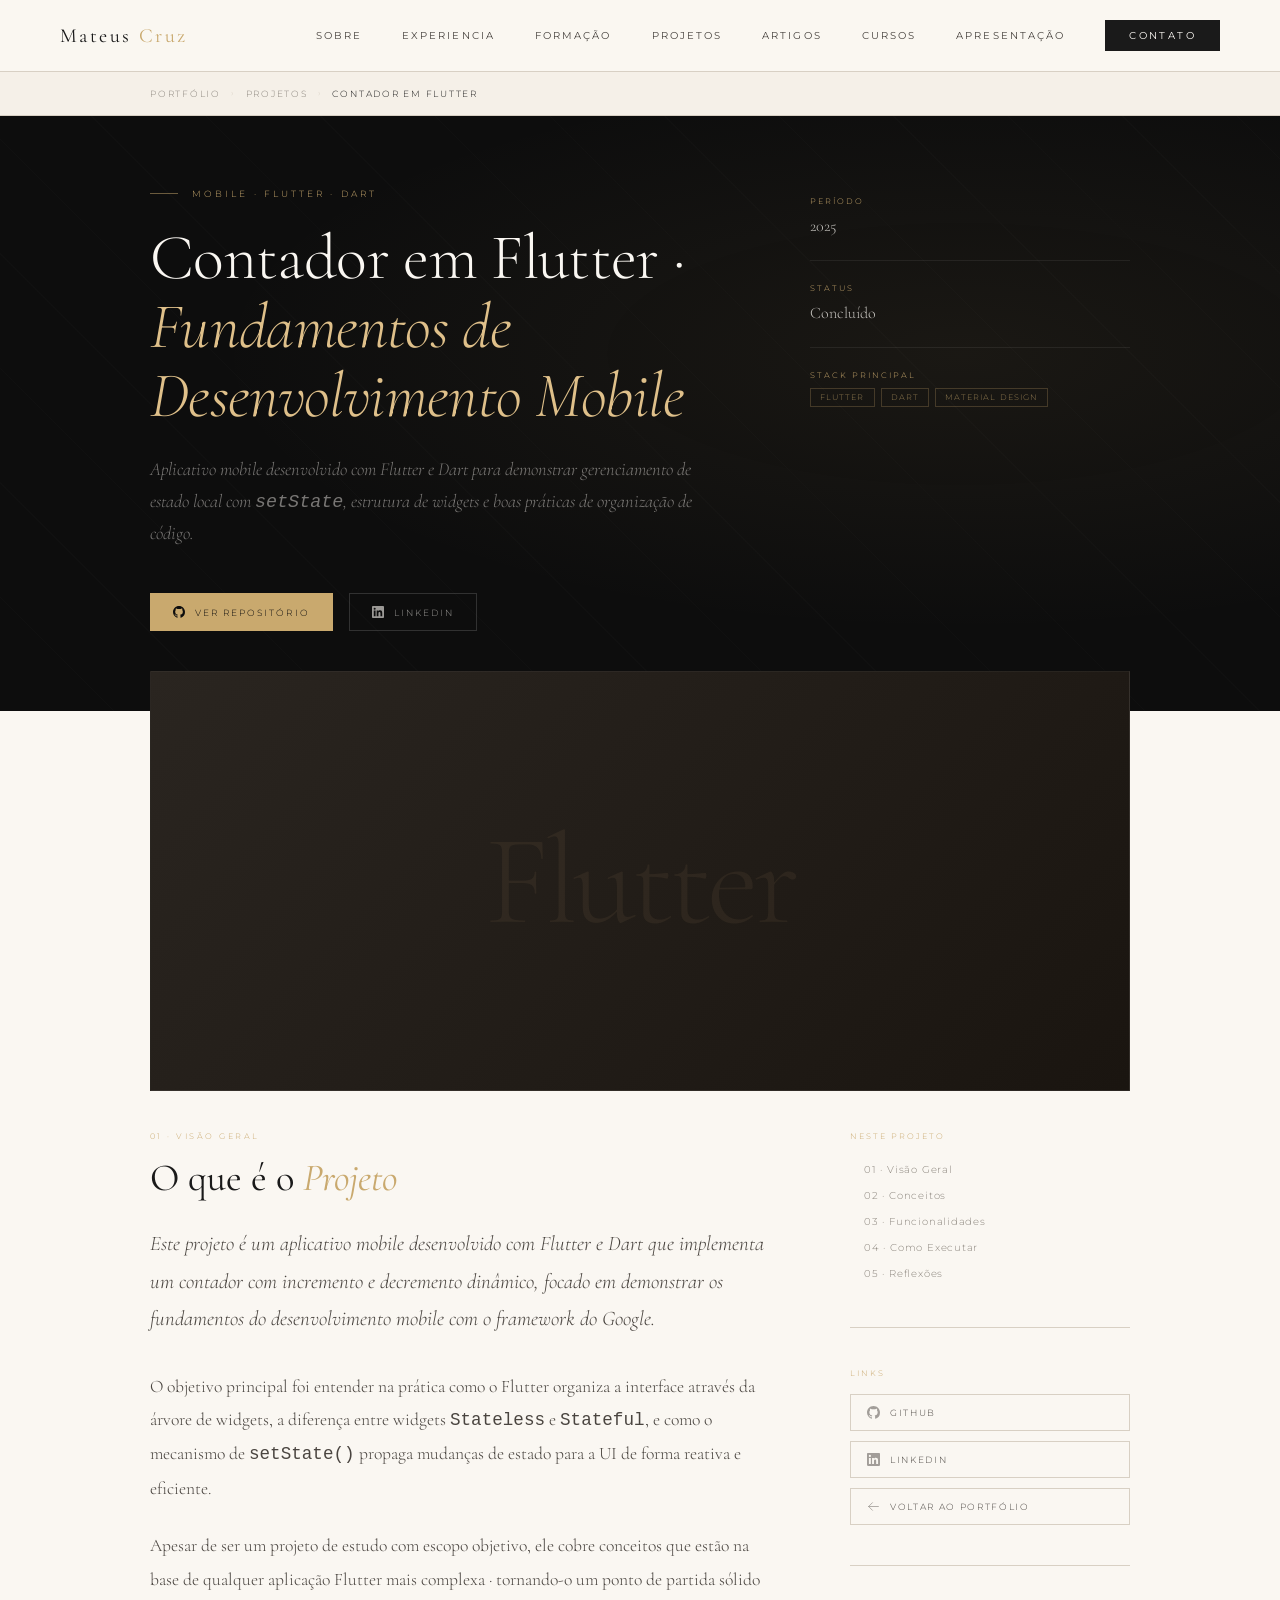
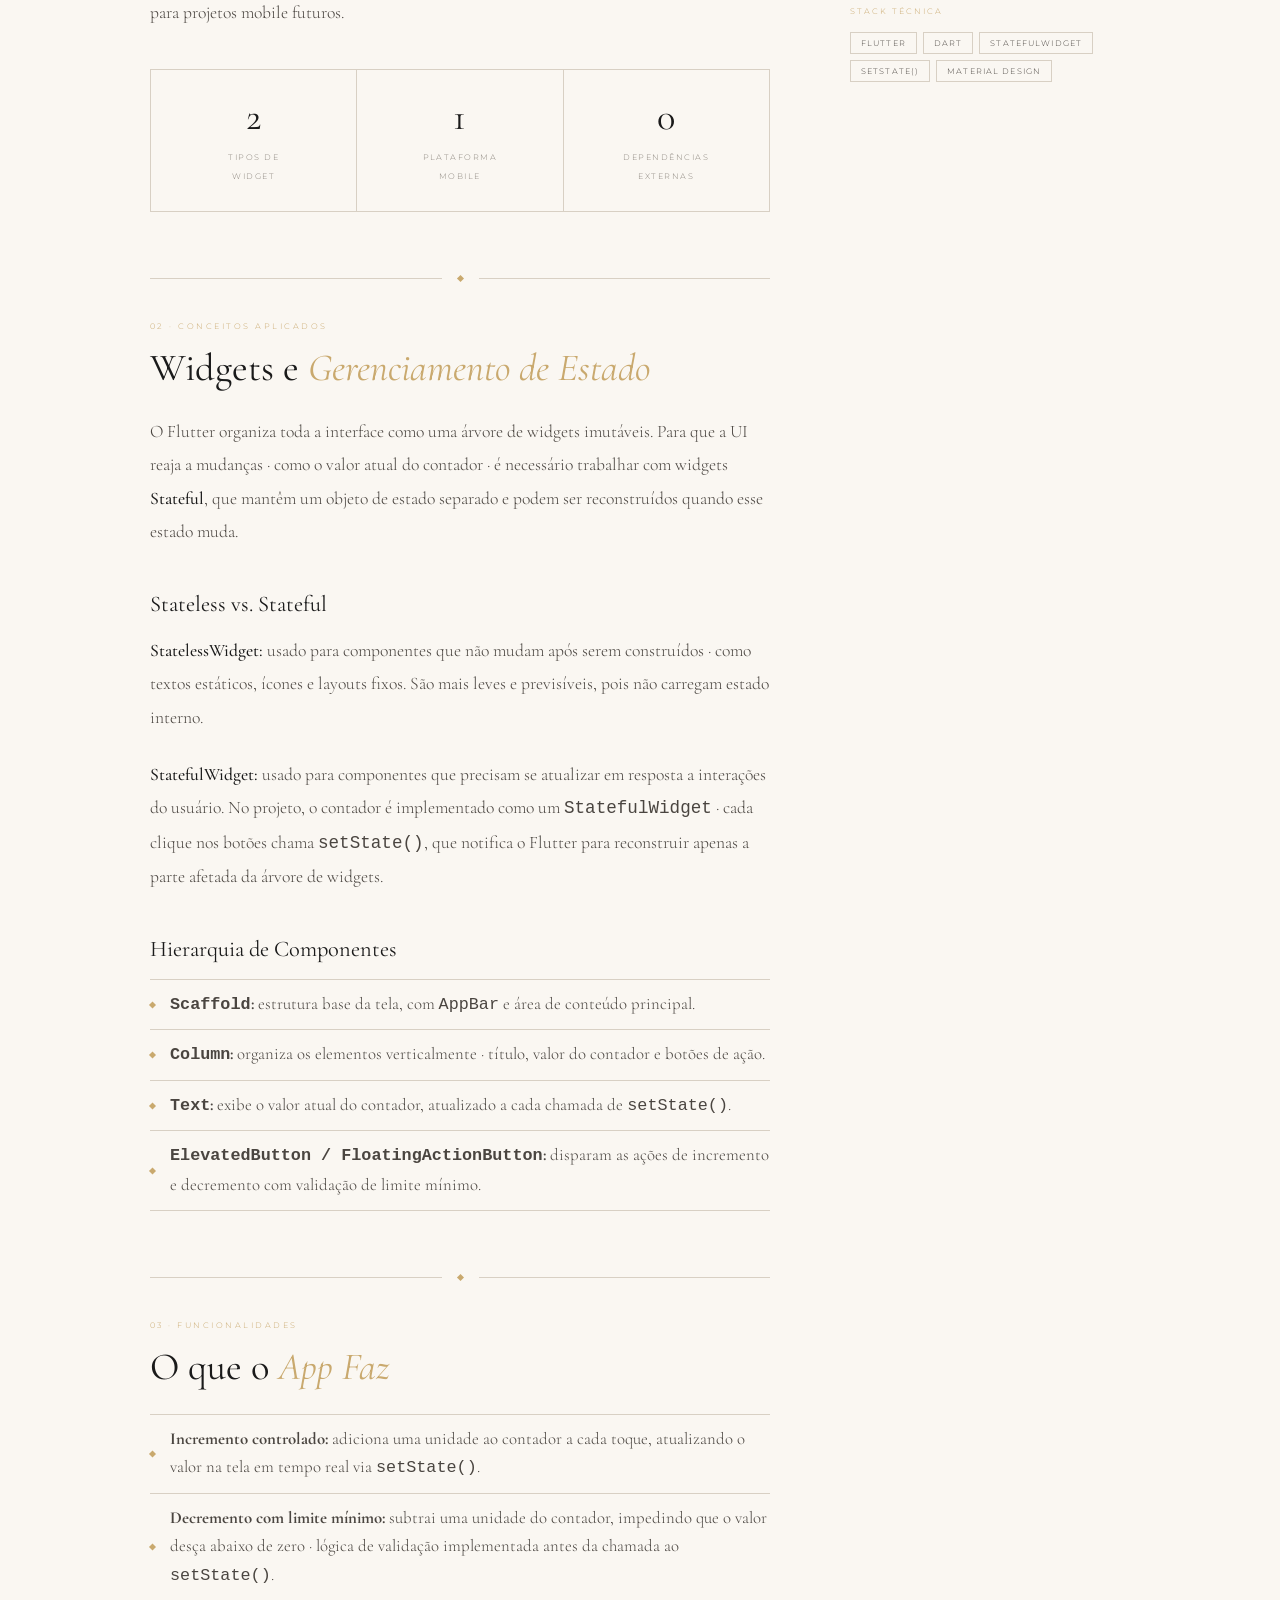
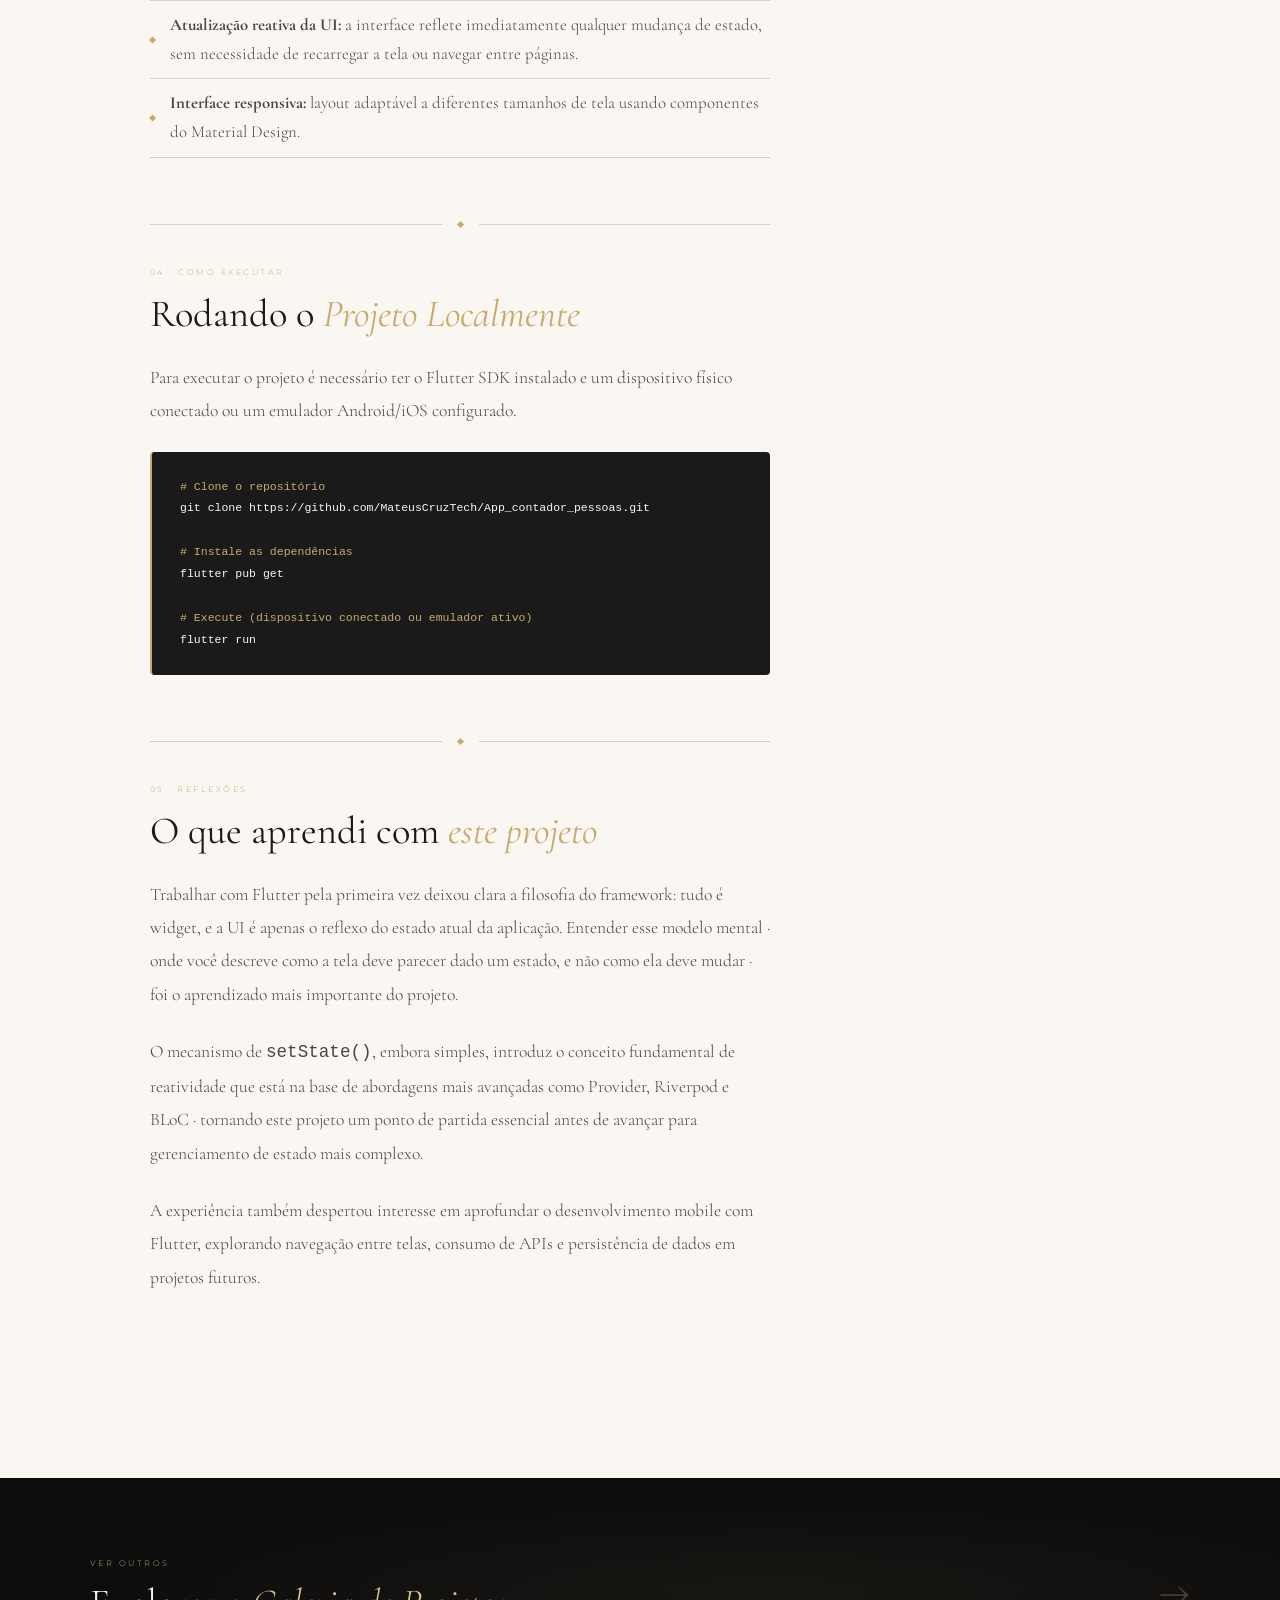
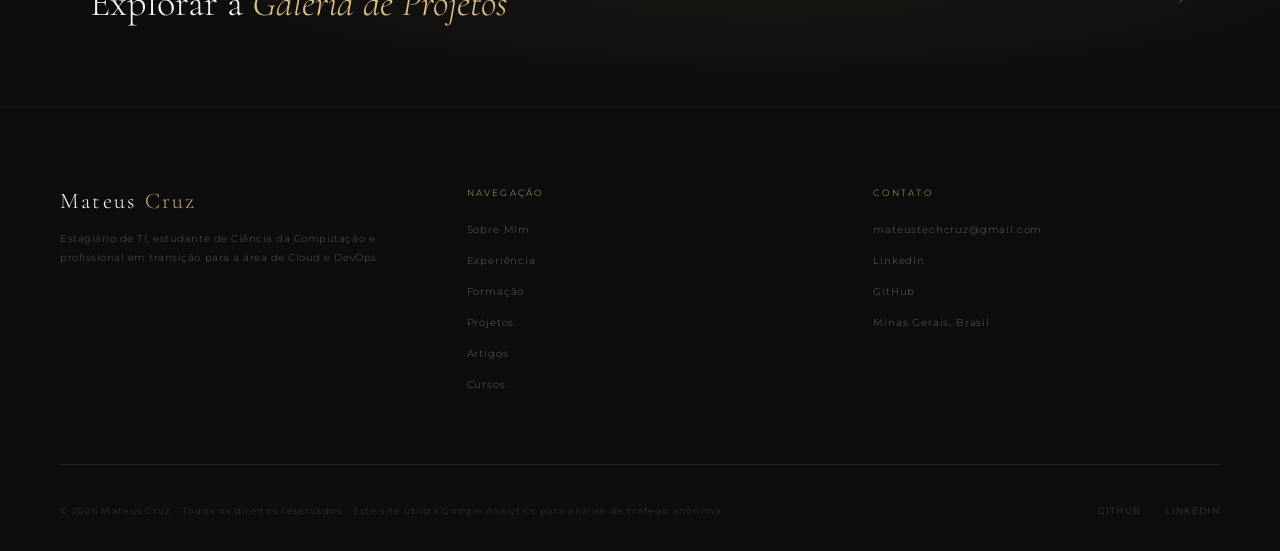
<file: pages/projects/app_contador_pessoas/index.html>
<!DOCTYPE html>
<html lang="pt-BR">

<head>
    <meta charset="UTF-8">
    <meta name="viewport" content="width=device-width, initial-scale=1.0">
    <title>Contador em Flutter · Mateus Cruz</title>
    <script async src="https://www.googletagmanager.com/gtag/js?id=G-LPCW3D3TZD"></script>
    <link rel="preconnect" href="https://fonts.googleapis.com">
    <link
        href="https://fonts.googleapis.com/css2?family=Cormorant+Garamond:ital,wght@0,300;0,400;0,500;0,600;1,300;1,400&family=Montserrat:wght@200;300;400;500&display=swap"
        rel="stylesheet">
    <link rel="stylesheet" href="../global/style.css">
</head>

<body>

        <header>
        <a href="/index.html" class="logo">Mateus <span>Cruz</span></a>
        <nav>
            <a href="../../../index.html#sobre">Sobre</a>
            <a href="../../../index.html#experiencia">Experiencia</a>
            <a href="../../../index.html#formacao">Formação</a>
            <a href="../../project_page/index.html">Projetos</a>
            <a href="../../articles_page/index.html">Artigos</a>
            <a href="../../../index.html#cursos">Cursos</a>
            <a href="../../../index.html#apresentacao">Apresentação</a>
            <a href="mailto:mateustechcruz@gmail.com" class="nav-cta">Contato</a>
        </nav>
        <div class="hamburger" id="hamburger" aria-label="Menu" role="button" tabindex="0">
            <span></span><span></span><span></span>
        </div>
    </header>

    <nav class="mobile-nav" id="mobile-nav">
    <a href="../../../index.html#sobre">Sobre</a>
            <a href="../../../index.html#experiencia">Experiencia</a>
            <a href="../../../index.html#formacao">Formação</a>
            <a href="../../project_page/index.html">Projetos</a>
            <a href="../../articles_page/index.html">Artigos</a>
            <a href="../../../index.html#cursos">Cursos</a>
            <a href="../../../index.html#apresentacao">Apresentação</a>
            <a href="mailto:mateustechcruz@gmail.com" class="nav-cta">Contato</a>
    </nav>

    <div class="breadcrumb">
        <div class="breadcrumb-inner">
            <a href="portfolio.html">Portfólio</a>
            <span class="breadcrumb-sep">›</span>
            <a href="projetos.html">Projetos</a>
            <span class="breadcrumb-sep">›</span>
            <span class="current">Contador em Flutter</span>
        </div>
    </div>

    <section class="project-hero">
        <div class="project-hero-texture"></div>
        <div class="project-hero-inner">

            <div class="project-hero-left">
                <div class="project-eyebrow">
                    <span class="eyebrow-line"></span>
                    Mobile · Flutter · Dart
                </div>

                <h1 class="project-title">Contador em Flutter · <em>Fundamentos de<br>Desenvolvimento Mobile</em></h1>

                <p class="project-subtitle">
                    Aplicativo mobile desenvolvido com Flutter e Dart para demonstrar gerenciamento de estado
                    local com <code>setState</code>, estrutura de widgets e boas práticas de organização de código.
                </p>

                <div class="project-links">
                    <a href="https://github.com/MateusCruzTech/App_contador_pessoas" target="_blank" rel="noopener"
                        class="link-btn link-btn-primary">
                        <svg viewBox="0 0 24 24" fill="currentColor">
                            <path
                                d="M12 0C5.37 0 0 5.37 0 12c0 5.31 3.435 9.795 8.205 11.385.6.105.825-.255.825-.57 0-.285-.015-1.23-.015-2.235-3.015.555-3.795-.735-4.035-1.41-.135-.345-.72-1.41-1.23-1.695-.42-.225-1.02-.78-.015-.795.945-.015 1.62.87 1.845 1.23 1.08 1.815 2.805 1.305 3.495.99.105-.78.42-1.305.765-1.605-2.67-.3-5.46-1.335-5.46-5.925 0-1.305.465-2.385 1.23-3.225-.12-.3-.54-1.53.12-3.18 0 0 1.005-.315 3.3 1.23.96-.27 1.98-.405 3-.405s2.04.135 3 .405c2.295-1.56 3.3-1.23 3.3-1.23.66 1.65.24 2.88.12 3.18.765.84 1.23 1.905 1.23 3.225 0 4.605-2.805 5.625-5.475 5.925.435.375.81 1.095.81 2.22 0 1.605-.015 2.895-.015 3.3 0 .315.225.69.825.57A12.02 12.02 0 0 0 24 12c0-6.63-5.37-12-12-12z" />
                        </svg>
                        Ver Repositório
                    </a>
                    <a href="https://www.linkedin.com/m/in/mateustechcruz" target="_blank" rel="noopener"
                        class="link-btn link-btn-secondary">
                        <svg viewBox="0 0 24 24" fill="currentColor">
                            <path
                                d="M20.447 20.452h-3.554v-5.569c0-1.328-.027-3.037-1.852-3.037-1.853 0-2.136 1.445-2.136 2.939v5.667H9.351V9h3.414v1.561h.046c.477-.9 1.637-1.85 3.37-1.85 3.601 0 4.267 2.37 4.267 5.455v6.286zM5.337 7.433a2.062 2.062 0 0 1-2.063-2.065 2.064 2.064 0 1 1 2.063 2.065zm1.782 13.019H3.555V9h3.564v11.452zM22.225 0H1.771C.792 0 0 .774 0 1.729v20.542C0 23.227.792 24 1.771 24h20.451C23.2 24 24 23.227 24 22.271V1.729C24 .774 23.2 0 22.222 0h.003z" />
                        </svg>
                        LinkedIn
                    </a>
                </div>
            </div>

            <div class="project-meta">
                <div class="meta-block">
                    <span class="meta-label">Período</span>
                    <span class="meta-value">2025</span>
                </div>
                <div class="meta-block">
                    <span class="meta-label">Status</span>
                    <span class="meta-value">Concluído</span>
                </div>
                <div class="meta-block">
                    <span class="meta-label">Stack Principal</span>
                    <div class="meta-pills">
                        <span class="meta-pill">Flutter</span>
                        <span class="meta-pill">Dart</span>
                        <span class="meta-pill">Material Design</span>
                    </div>
                </div>
            </div>

        </div>
    </section>

    <div class="cover-image-wrap reveal">
        <div class="cover-image">
            <!--<img src="" alt=""> -->
            <span class="cover-placeholder-text">Flutter</span>
        </div>
    </div>

    <div class="content-area">

        <article class="article-body">

            <div class="content-section reveal" id="sec-visao">
                <span class="section-eyebrow">01 · Visão Geral</span>
                <h2 class="content-h2">O que é o <em>Projeto</em></h2>

                <p class="content-lead">
                    Este projeto é um aplicativo mobile desenvolvido com Flutter e Dart que implementa
                    um contador com incremento e decremento dinâmico, focado em demonstrar os fundamentos
                    do desenvolvimento mobile com o framework do Google.
                </p>

                <p class="content-p">
                    O objetivo principal foi entender na prática como o Flutter organiza a interface
                    através da árvore de widgets, a diferença entre widgets <code>Stateless</code> e
                    <code>Stateful</code>, e como o mecanismo de <code>setState()</code> propaga
                    mudanças de estado para a UI de forma reativa e eficiente.
                </p>

                <p class="content-p">
                    Apesar de ser um projeto de estudo com escopo objetivo, ele cobre conceitos que
                    estão na base de qualquer aplicação Flutter mais complexa · tornando-o um ponto
                    de partida sólido para projetos mobile futuros.
                </p>

                <div class="metrics-row reveal">
                    <div class="metric-card">
                        <span class="metric-num">2</span>
                        <span class="metric-label">Tipos de<br>Widget</span>
                    </div>
                    <div class="metric-card">
                        <span class="metric-num">1</span>
                        <span class="metric-label">Plataforma<br>Mobile</span>
                    </div>
                    <div class="metric-card">
                        <span class="metric-num">0</span>
                        <span class="metric-label">Dependências<br>Externas</span>
                    </div>
                </div>
            </div>

            <div class="content-divider reveal">
                <div class="content-divider-line"></div>
                <div class="content-divider-diamond"></div>
                <div class="content-divider-line"></div>
            </div>

            <div class="content-section reveal" id="sec-conceitos">
                <span class="section-eyebrow">02 · Conceitos Aplicados</span>
                <h2 class="content-h2">Widgets e <em>Gerenciamento de Estado</em></h2>

                <p class="content-p">
                    O Flutter organiza toda a interface como uma árvore de widgets imutáveis. Para que
                    a UI reaja a mudanças · como o valor atual do contador · é necessário trabalhar
                    com widgets <strong>Stateful</strong>, que mantêm um objeto de estado separado
                    e podem ser reconstruídos quando esse estado muda.
                </p>



                <h3 class="content-h3">Stateless vs. Stateful</h3>

                <p class="content-p">
                    <strong>StatelessWidget:</strong> usado para componentes que não mudam após
                    serem construídos · como textos estáticos, ícones e layouts fixos. São mais
                    leves e previsíveis, pois não carregam estado interno.
                </p>

                <p class="content-p">
                    <strong>StatefulWidget:</strong> usado para componentes que precisam se
                    atualizar em resposta a interações do usuário. No projeto, o contador é
                    implementado como um <code>StatefulWidget</code> · cada clique nos botões
                    chama <code>setState()</code>, que notifica o Flutter para reconstruir
                    apenas a parte afetada da árvore de widgets.
                </p>

                <h3 class="content-h3">Hierarquia de Componentes</h3>

                <ul class="content-list reveal">
                    <li><strong><code>Scaffold</code>:</strong> estrutura base da tela, com
                        <code>AppBar</code> e área de conteúdo principal.
                    </li>
                    <li><strong><code>Column</code>:</strong> organiza os elementos verticalmente
                        · título, valor do contador e botões de ação.</li>
                    <li><strong><code>Text</code>:</strong> exibe o valor atual do contador,
                        atualizado a cada chamada de <code>setState()</code>.</li>
                    <li><strong><code>ElevatedButton / FloatingActionButton</code>:</strong>
                        disparam as ações de incremento e decremento com validação de limite mínimo.</li>
                </ul>
            </div>

            <div class="content-divider reveal">
                <div class="content-divider-line"></div>
                <div class="content-divider-diamond"></div>
                <div class="content-divider-line"></div>
            </div>

            <div class="content-section reveal" id="sec-funcionalidades">
                <span class="section-eyebrow">03 · Funcionalidades</span>
                <h2 class="content-h2">O que o <em>App Faz</em></h2>

                <ul class="content-list reveal">
                    <li>
                        <strong>Incremento controlado:</strong> adiciona uma unidade ao contador
                        a cada toque, atualizando o valor na tela em tempo real via
                        <code>setState()</code>.
                    </li>
                    <li>
                        <strong>Decremento com limite mínimo:</strong> subtrai uma unidade do
                        contador, impedindo que o valor desça abaixo de zero · lógica de
                        validação implementada antes da chamada ao <code>setState()</code>.
                    </li>
                    <li>
                        <strong>Atualização reativa da UI:</strong> a interface reflete
                        imediatamente qualquer mudança de estado, sem necessidade de recarregar
                        a tela ou navegar entre páginas.
                    </li>
                    <li>
                        <strong>Interface responsiva:</strong> layout adaptável a diferentes
                        tamanhos de tela usando componentes do Material Design.
                    </li>
                </ul>

               
            </div>

            <div class="content-divider reveal">
                <div class="content-divider-line"></div>
                <div class="content-divider-diamond"></div>
                <div class="content-divider-line"></div>
            </div>

            <div class="content-section reveal" id="sec-execucao">
                <span class="section-eyebrow">04 · Como Executar</span>
                <h2 class="content-h2">Rodando o <em>Projeto Localmente</em></h2>

                <p class="content-p">
                    Para executar o projeto é necessário ter o Flutter SDK instalado e um
                    dispositivo físico conectado ou um emulador Android/iOS configurado.
                </p>

                <pre
                    style="background:#1A1A1A;color:#FAF7F2;padding:24px 28px;border-radius:4px;font-size:0.72rem;line-height:1.9;overflow-x:auto;margin:24px 0;border-left:2px solid #C9A96E;">
<code><span style="color:#C9A96E;"># Clone o repositório</span>
git clone https://github.com/MateusCruzTech/App_contador_pessoas.git

<span style="color:#C9A96E;"># Instale as dependências</span>
flutter pub get

<span style="color:#C9A96E;"># Execute (dispositivo conectado ou emulador ativo)</span>
flutter run</code></pre>
            </div>

            <div class="content-divider reveal">
                <div class="content-divider-line"></div>
                <div class="content-divider-diamond"></div>
                <div class="content-divider-line"></div>
            </div>

            <div class="content-section reveal" id="sec-aprendizados">
                <span class="section-eyebrow">05 · Reflexões</span>
                <h2 class="content-h2">O que aprendi com <em>este projeto</em></h2>

                <p class="content-p">
                    Trabalhar com Flutter pela primeira vez deixou clara a filosofia do framework:
                    tudo é widget, e a UI é apenas o reflexo do estado atual da aplicação.
                    Entender esse modelo mental · onde você descreve como a tela deve parecer
                    dado um estado, e não como ela deve mudar · foi o aprendizado mais importante
                    do projeto.
                </p>

                <p class="content-p">
                    O mecanismo de <code>setState()</code>, embora simples, introduz o conceito
                    fundamental de reatividade que está na base de abordagens mais avançadas como
                    Provider, Riverpod e BLoC · tornando este projeto um ponto de partida essencial
                    antes de avançar para gerenciamento de estado mais complexo.
                </p>

                <p class="content-p">
                    A experiência também despertou interesse em aprofundar o desenvolvimento mobile
                    com Flutter, explorando navegação entre telas, consumo de APIs e persistência
                    de dados em projetos futuros.
                </p>
            </div>

        </article>

        <aside class="article-sidebar reveal">

            <div class="sidebar-block">
                <span class="sidebar-label">Neste Projeto</span>
                <ul class="toc-list">
                    <li><a href="#sec-visao" class="toc-link">01 · Visão Geral</a></li>
                    <li><a href="#sec-conceitos" class="toc-link">02 · Conceitos</a></li>
                    <li><a href="#sec-funcionalidades" class="toc-link">03 · Funcionalidades</a></li>
                    <li><a href="#sec-execucao" class="toc-link">04 · Como Executar</a></li>
                    <li><a href="#sec-aprendizados" class="toc-link">05 · Reflexões</a></li>
                </ul>
            </div>

            <div class="sidebar-block">
                <span class="sidebar-label">Links</span>
                <div class="sidebar-links">
                    <a href="https://github.com/MateusCruzTech/App_contador_pessoas" target="_blank" rel="noopener"
                        class="sidebar-link">
                        <svg viewBox="0 0 24 24" fill="currentColor">
                            <path
                                d="M12 0C5.37 0 0 5.37 0 12c0 5.31 3.435 9.795 8.205 11.385.6.105.825-.255.825-.57 0-.285-.015-1.23-.015-2.235-3.015.555-3.795-.735-4.035-1.41-.135-.345-.72-1.41-1.23-1.695-.42-.225-1.02-.78-.015-.795.945-.015 1.62.87 1.845 1.23 1.08 1.815 2.805 1.305 3.495.99.105-.78.42-1.305.765-1.605-2.67-.3-5.46-1.335-5.46-5.925 0-1.305.465-2.385 1.23-3.225-.12-.3-.54-1.53.12-3.18 0 0 1.005-.315 3.3 1.23.96-.27 1.98-.405 3-.405s2.04.135 3 .405c2.295-1.56 3.3-1.23 3.3-1.23.66 1.65.24 2.88.12 3.18.765.84 1.23 1.905 1.23 3.225 0 4.605-2.805 5.625-5.475 5.925.435.375.81 1.095.81 2.22 0 1.605-.015 2.895-.015 3.3 0 .315.225.69.825.57A12.02 12.02 0 0 0 24 12c0-6.63-5.37-12-12-12z" />
                        </svg>
                        GitHub
                    </a>
                    <a href="https://www.linkedin.com/m/in/mateustechcruz" target="_blank" rel="noopener"
                        class="sidebar-link">
                        <svg viewBox="0 0 24 24" fill="currentColor">
                            <path
                                d="M20.447 20.452h-3.554v-5.569c0-1.328-.027-3.037-1.852-3.037-1.853 0-2.136 1.445-2.136 2.939v5.667H9.351V9h3.414v1.561h.046c.477-.9 1.637-1.85 3.37-1.85 3.601 0 4.267 2.37 4.267 5.455v6.286zM5.337 7.433a2.062 2.062 0 0 1-2.063-2.065 2.064 2.064 0 1 1 2.063 2.065zm1.782 13.019H3.555V9h3.564v11.452zM22.225 0H1.771C.792 0 0 .774 0 1.729v20.542C0 23.227.792 24 1.771 24h20.451C23.2 24 24 23.227 24 22.271V1.729C24 .774 23.2 0 22.222 0h.003z" />
                        </svg>
                        LinkedIn
                    </a>
                    <a href="projetos.html" class="sidebar-link">
                        <svg viewBox="0 0 24 24" fill="none" stroke="currentColor" stroke-width="1.5">
                            <path d="M10 19l-7-7m0 0l7-7m-7 7h18" stroke-linecap="round" stroke-linejoin="round" />
                        </svg>
                        Voltar ao Portfólio
                    </a>
                </div>
            </div>

            <div class="sidebar-block">
                <span class="sidebar-label">Stack Técnica</span>
                <div class="sidebar-pills">
                    <span class="sidebar-pill">Flutter</span>
                    <span class="sidebar-pill">Dart</span>
                    <span class="sidebar-pill">StatefulWidget</span>
                    <span class="sidebar-pill">setState()</span>
                    <span class="sidebar-pill">Material Design</span>
                </div>
            </div>

        </aside>

    </div>

    <a href="projetos.html" class="next-project">
        <div class="next-inner">
            <div>
                <span class="next-label">Ver Outros</span>
                <div class="next-title">Explorar a <em>Galeria de Projetos</em></div>
            </div>
            <div class="next-arrow">→</div>
        </div>
    </a>

 
    <footer>
        <div class="footer-top">
            <div>
                <div class="footer-brand">Mateus <span>Cruz</span></div>
     <p class="footer-bio">Estagiário de TI, estudante de Ciência da Computação e profissional em transição para a área de Cloud e DevOps.</p>
            </div>

            <div>
                <div class="footer-col-title">Navegação</div>
                <ul class="footer-links">
                    <li><a href="/index.html#sobre">Sobre Mim</a></li>
                    <li><a href="/index.html#experiencia">Experiência</a></li>
                    <li><a href="/index.html#formacao">Formação</a></li>
                    <li><a href="/pages/project_page/index.html">Projetos</a></li>
                    <li><a href="/pages/articles_page/index.html">Artigos</a></li>
                    <li><a href="/index.html#cursos">Cursos</a></li>
                </ul>
            </div>

            <div>
                <div class="footer-col-title">Contato</div>
                <ul class="footer-links">
                    <li><a href="mailto:mateustechcruz@gmail.com">mateustechcruz@gmail.com</a></li>
                    <li><a href="https://www.linkedin.com/m/in/mateustechcruz" target="_blank">LinkedIn</a>
                    </li>
                    <li><a href="https://github.com/MateusCruzTech" target="_blank">GitHub</a></li>
                    <li><a href="#">Minas Gerais, Brasil</a></li>
                </ul>
            </div>
        </div>

        <div class="footer-bottom">
            <div class="footer-copy">© 2026 Mateus Cruz · Todos os direitos reservados · Este site utiliza Google
                Analytics para análise de tráfego anônima.</div>
            <div class="footer-social">
                <a href="https://github.com/MateusCruzTech" target="_blank">GitHub</a>
                <a href="https://www.linkedin.com/m/in/mateustechcruz" target="_blank">LinkedIn</a>
            </div>
        </div>
    </footer>

    <script src="../global/script.js"></script>
</body>

</html>
</file>
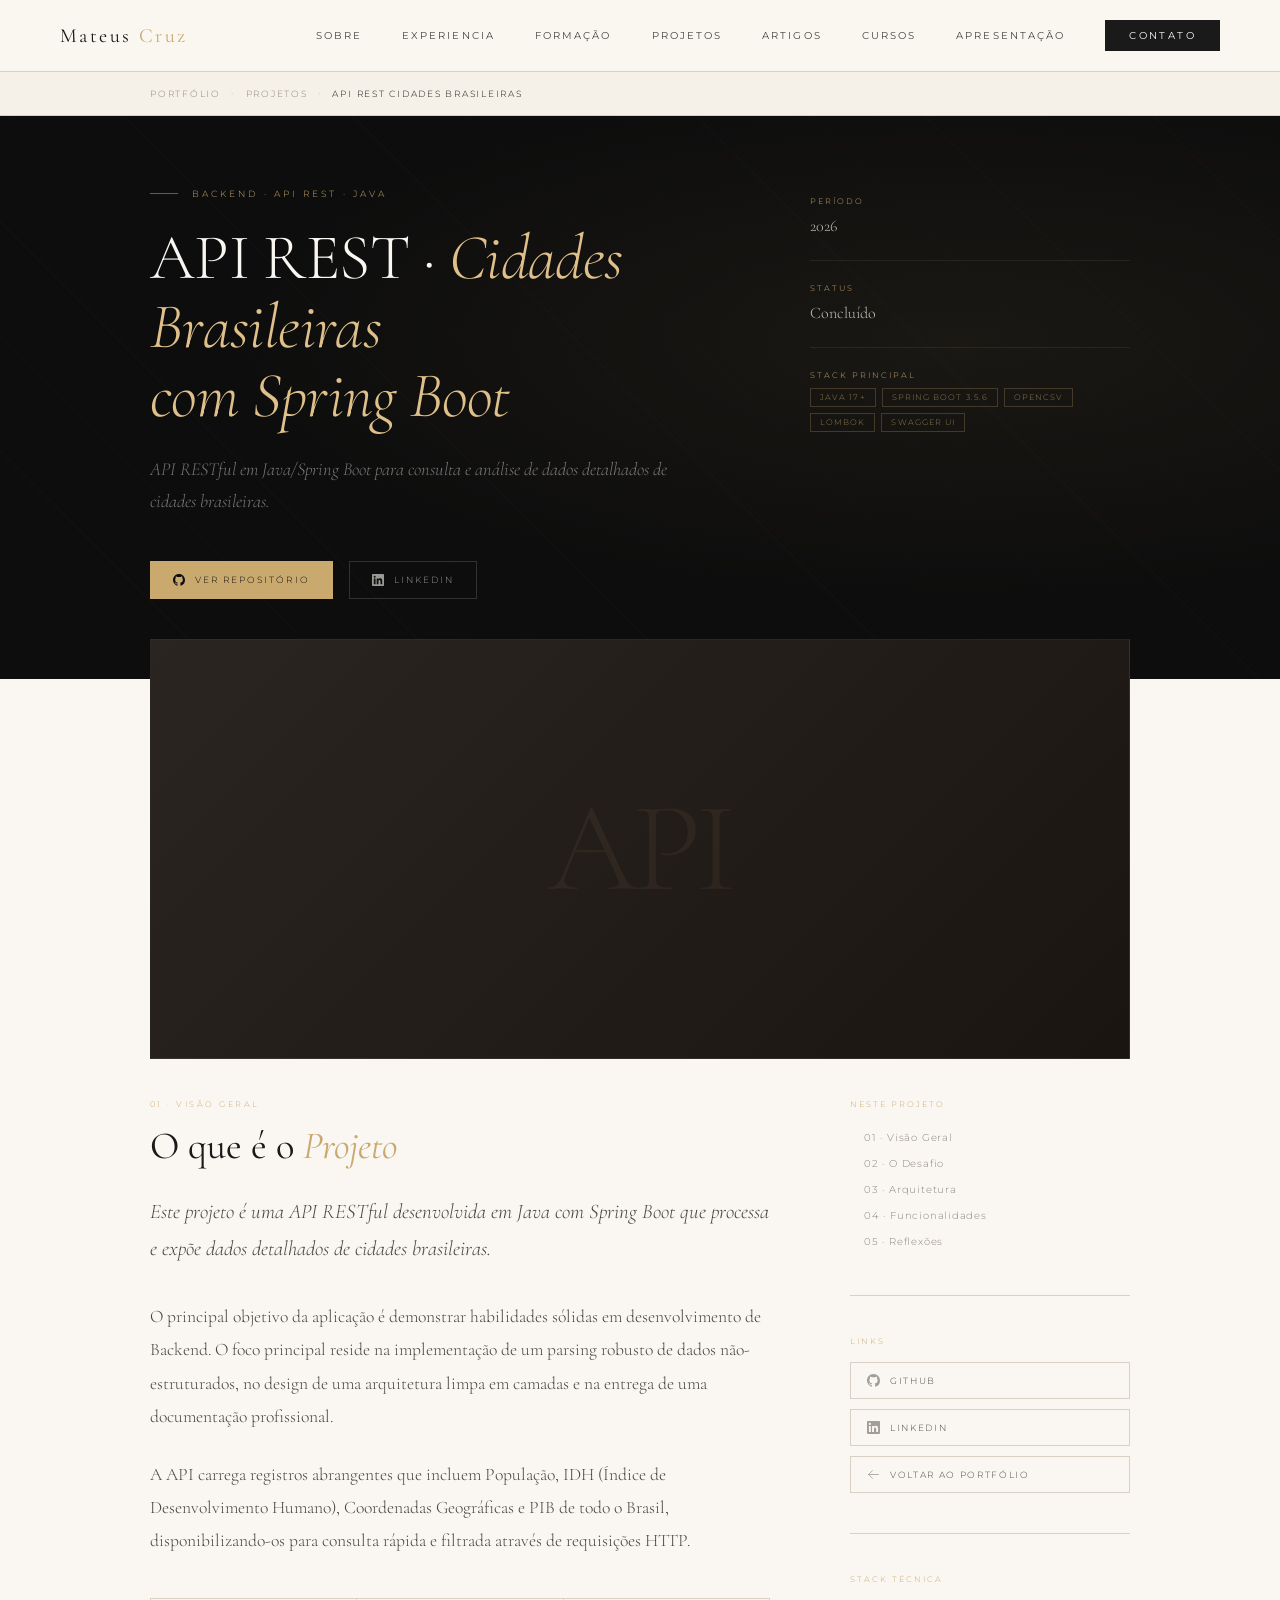
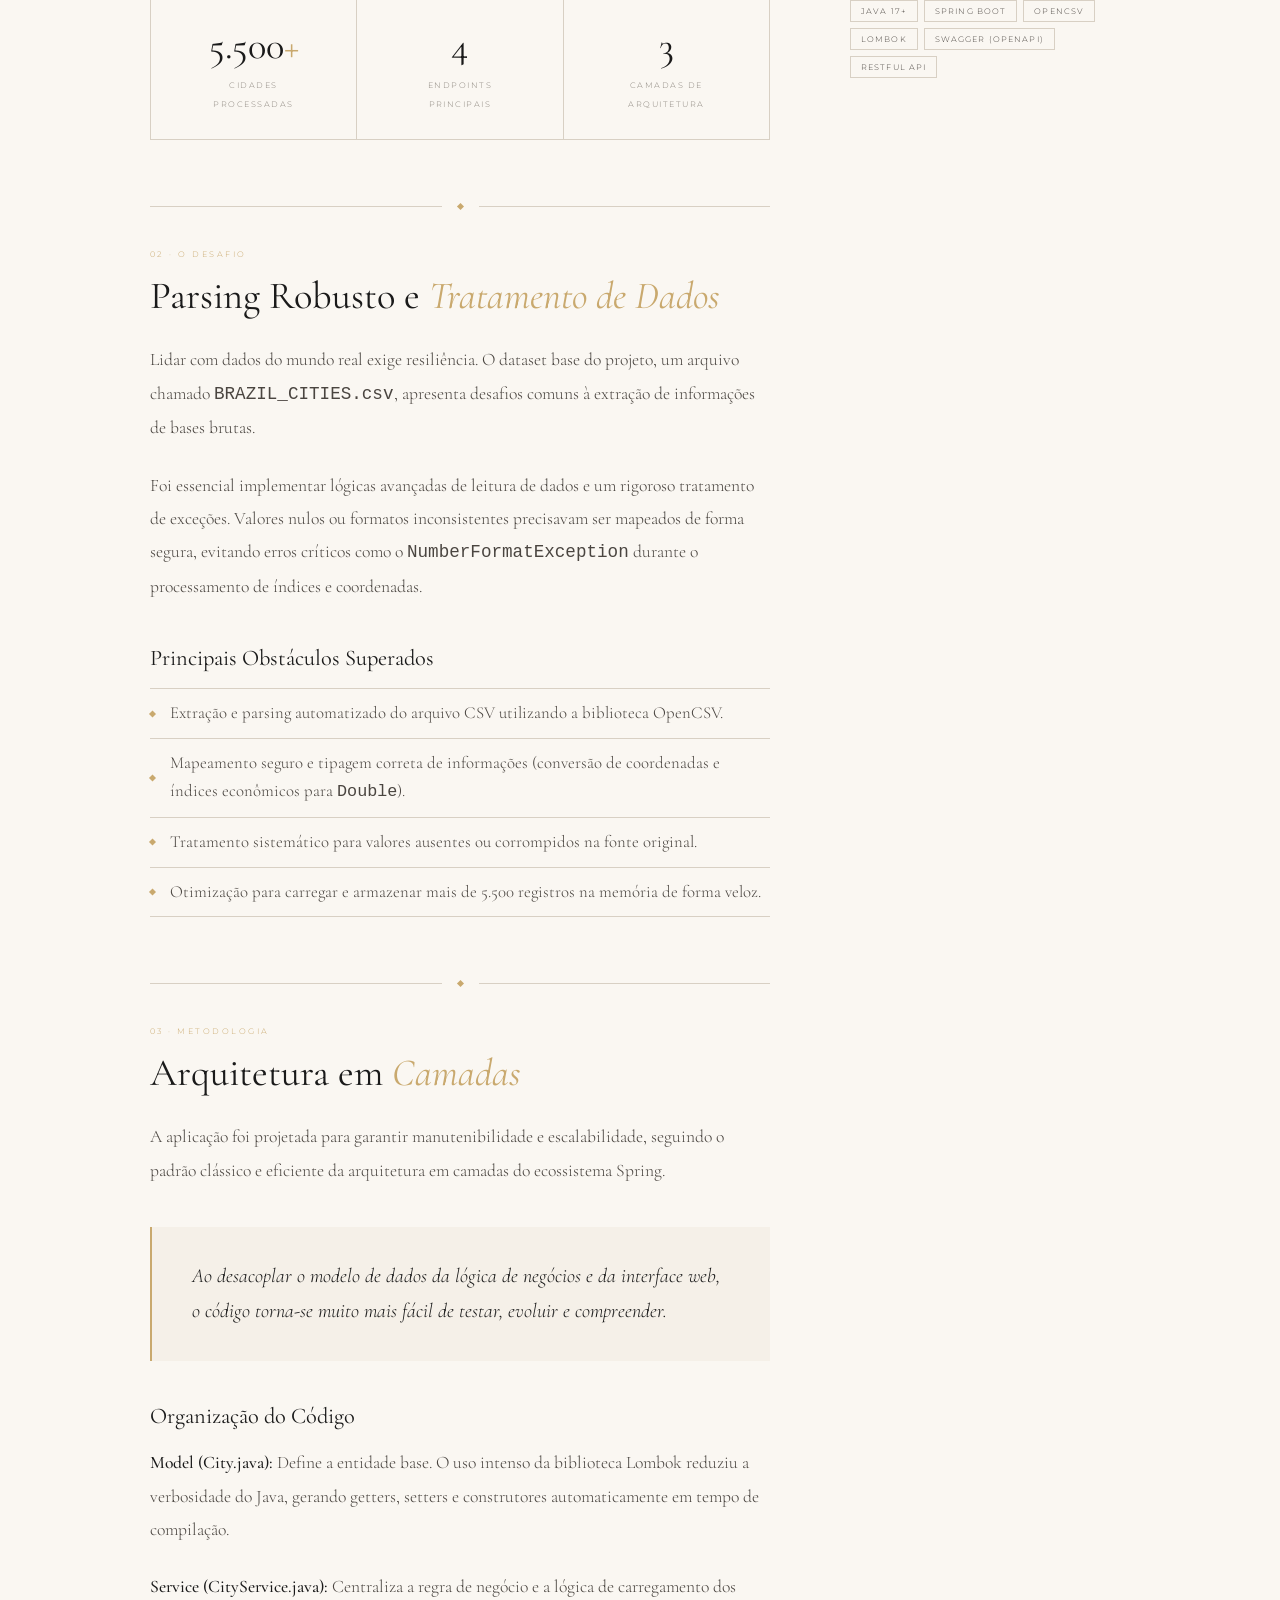
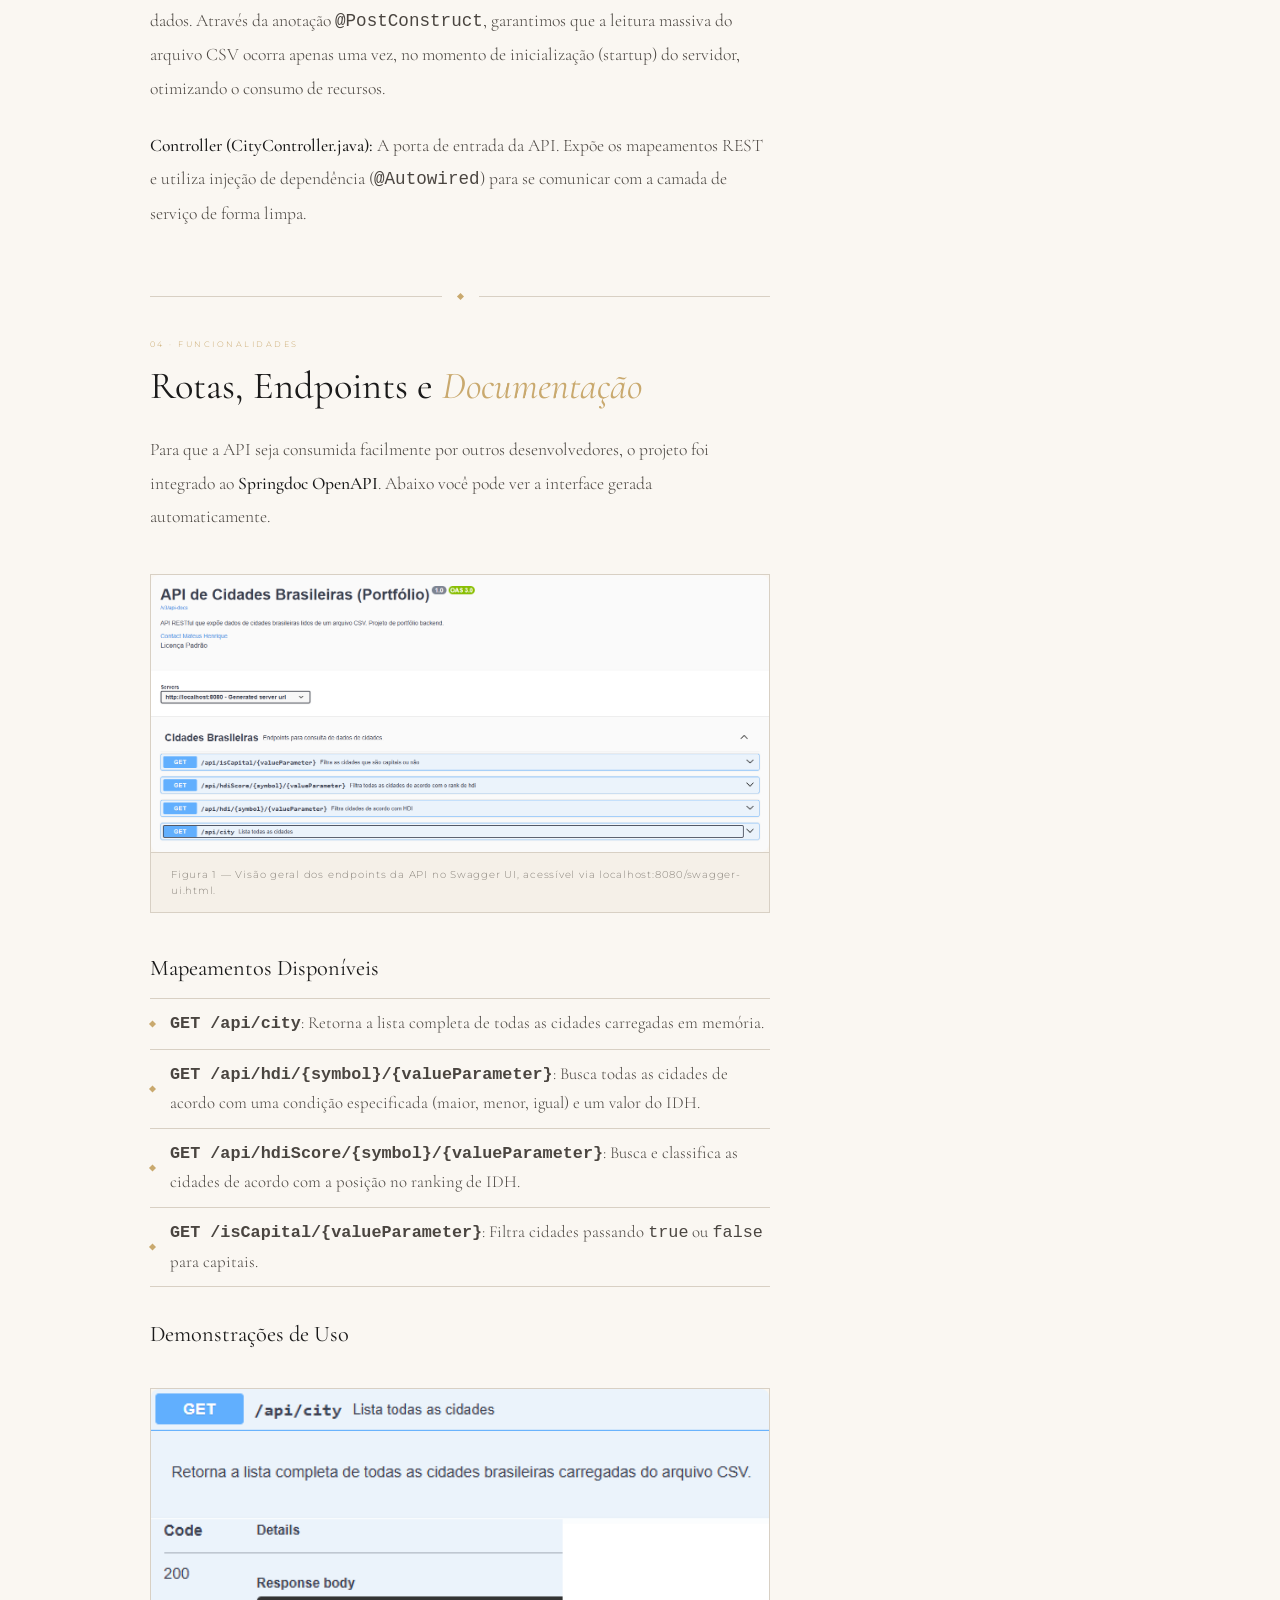
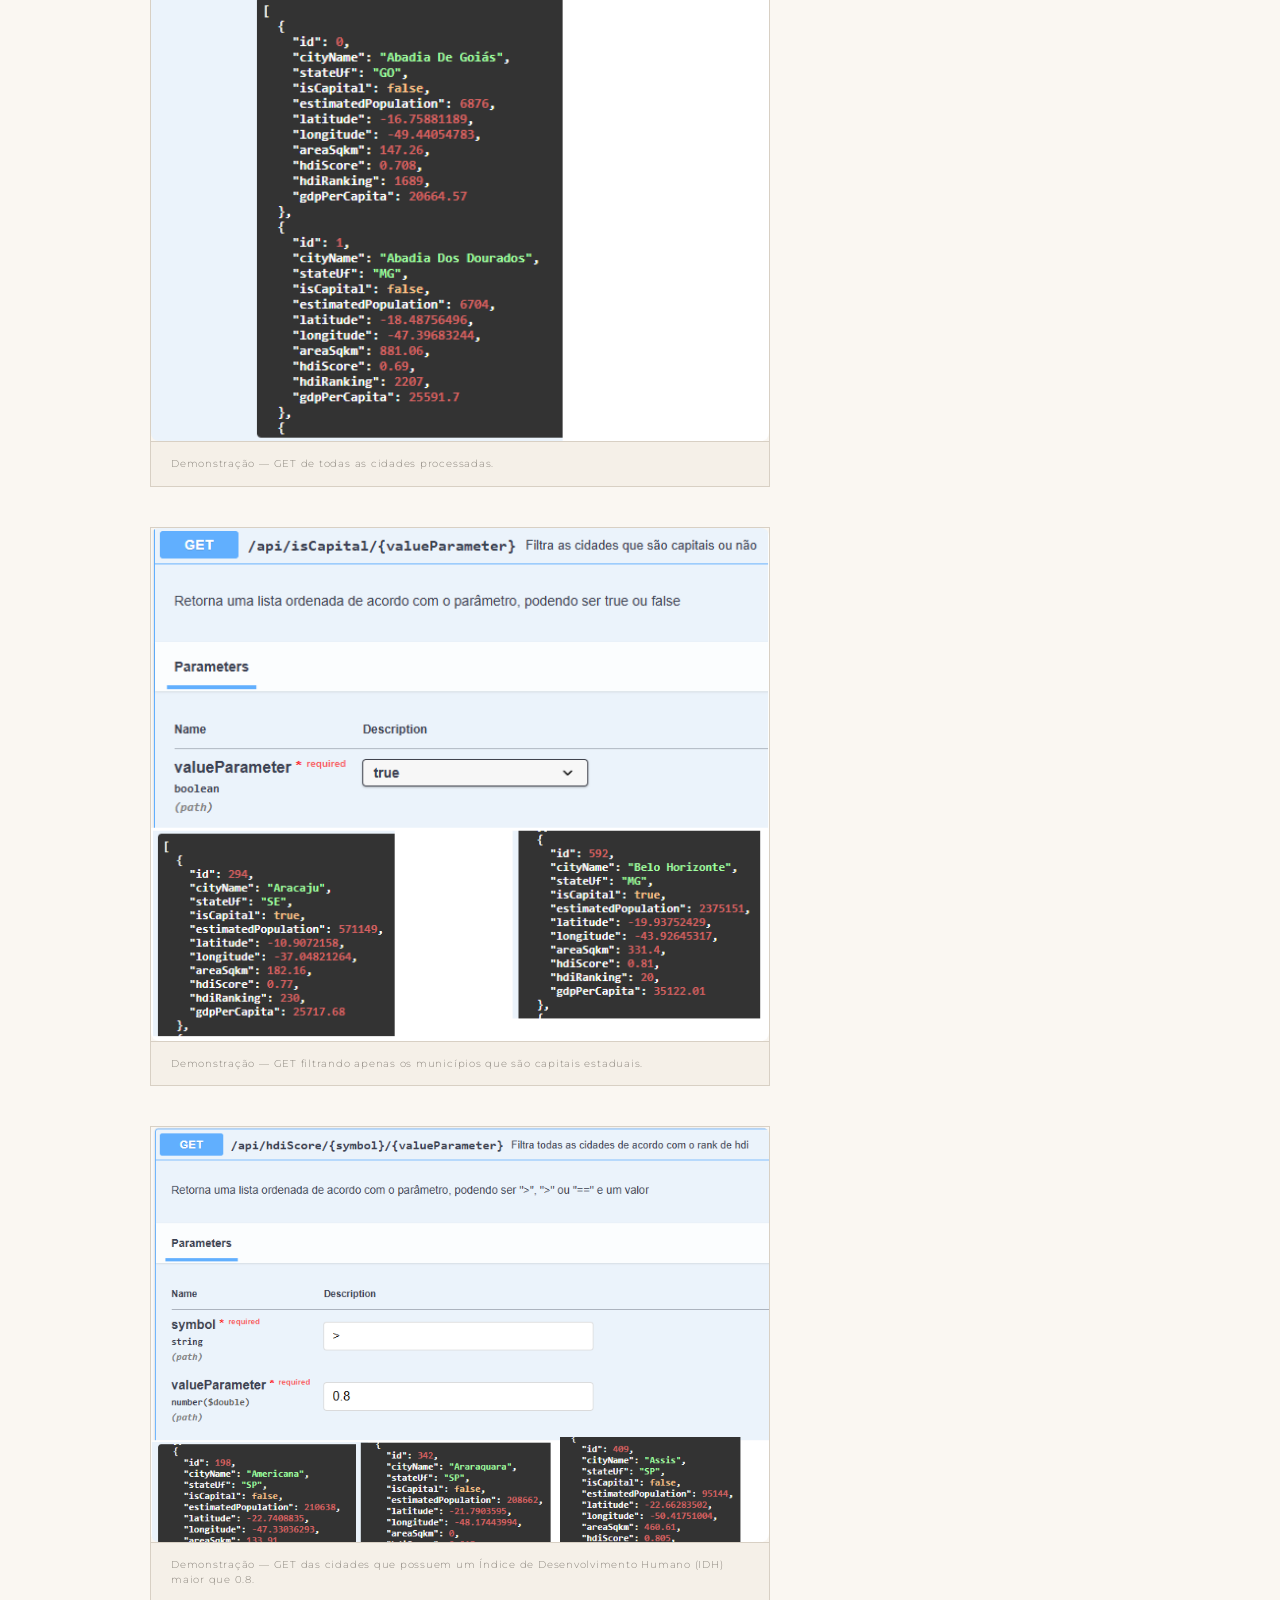
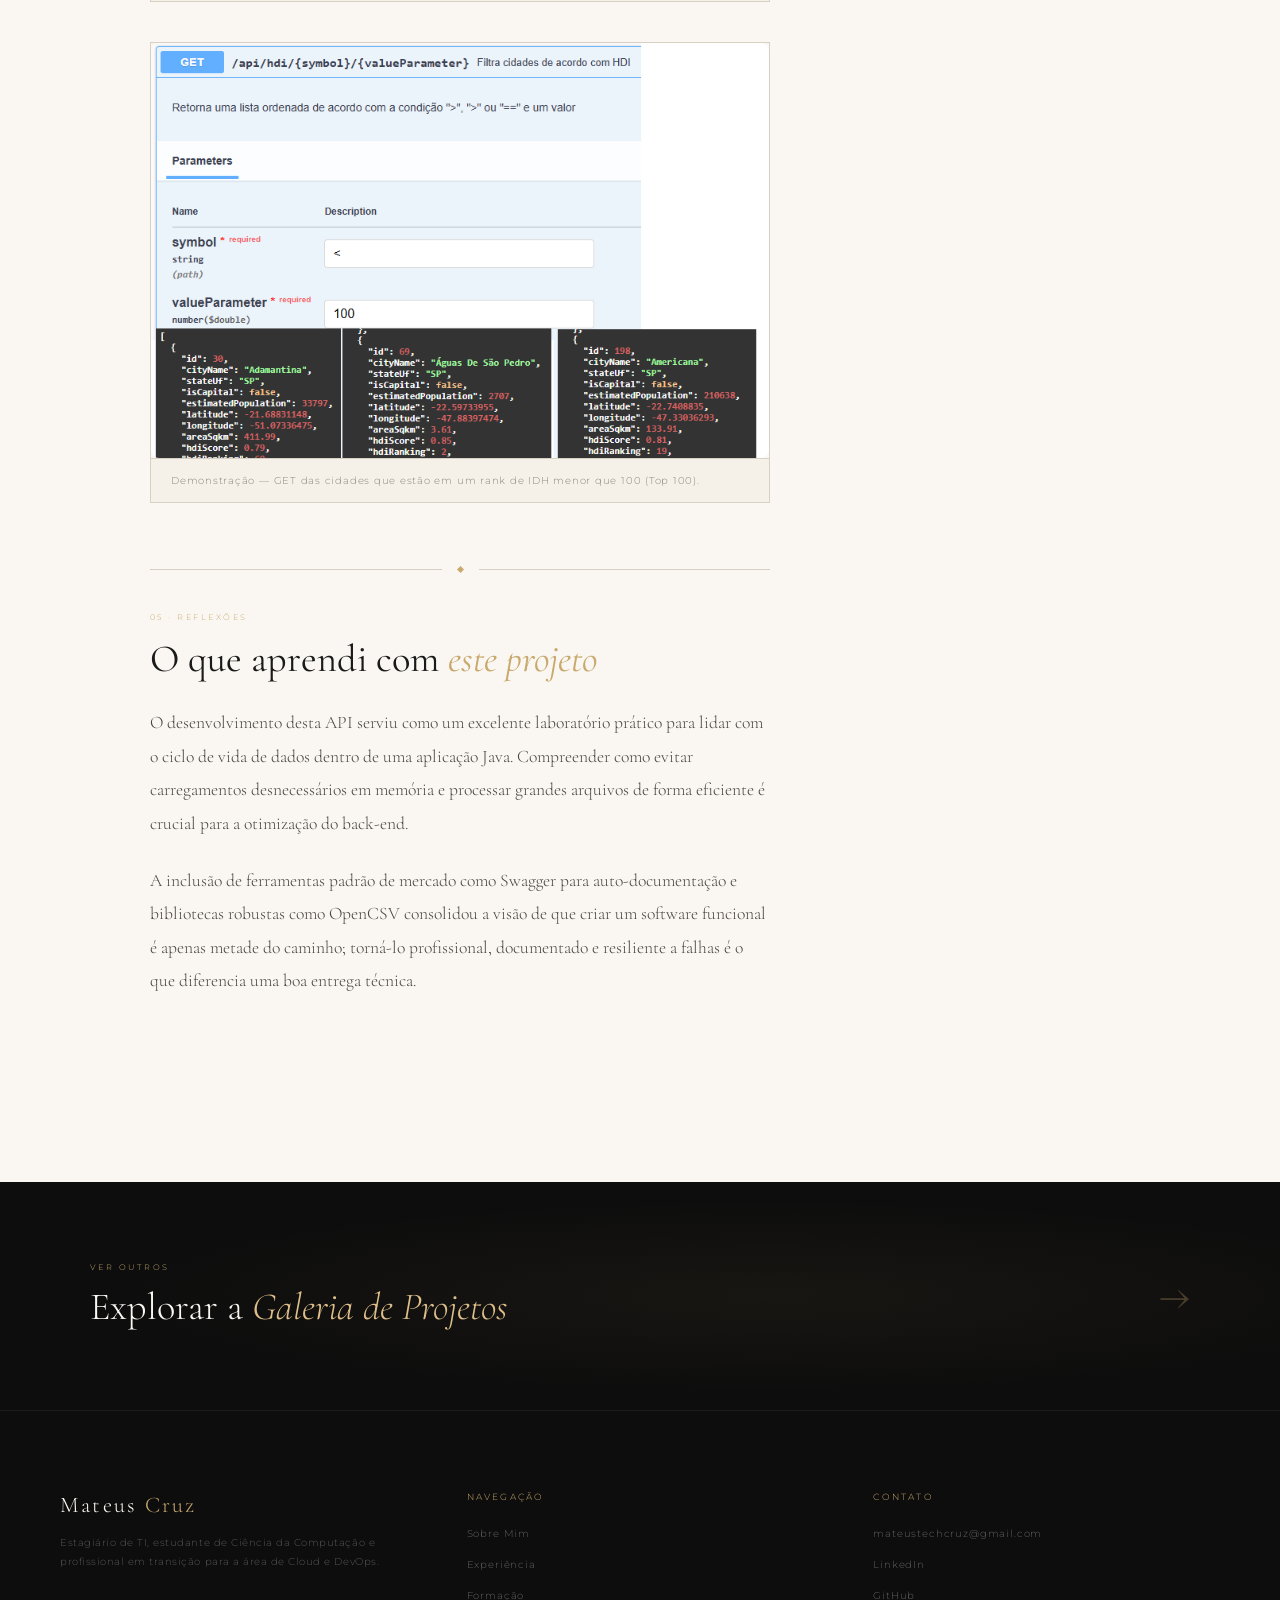
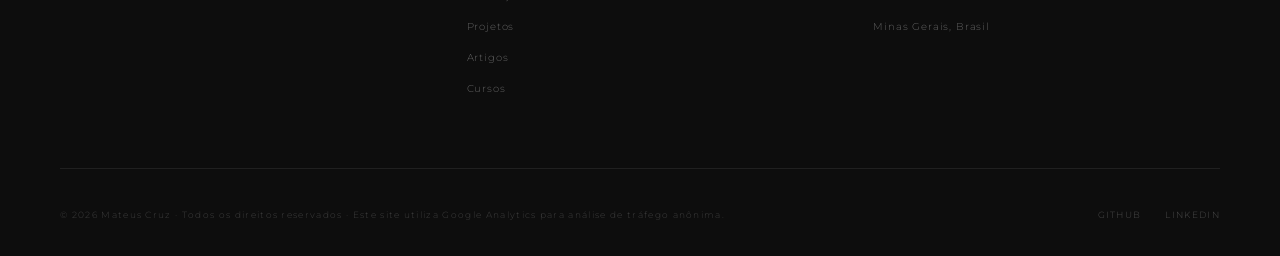
<file: pages/projects/cidades_brasileiras/index.html>
<!DOCTYPE html>
<html lang="pt-BR">

<head>
    <meta charset="UTF-8">
    <meta name="viewport" content="width=device-width, initial-scale=1.0">
    <title>API REST Cidades Brasileiras — Mateus Cruz</title>
    <script async src="https://www.googletagmanager.com/gtag/js?id=G-LPCW3D3TZD"></script>
    <link rel="preconnect" href="https://fonts.googleapis.com">
    <link
        href="https://fonts.googleapis.com/css2?family=Cormorant+Garamond:ital,wght@0,300;0,400;0,500;0,600;1,300;1,400&family=Montserrat:wght@200;300;400;500&display=swap"
        rel="stylesheet">
    <link rel="stylesheet" href="../global/style.css">
</head>

<body>

      <header>
        <a href="/index.html" class="logo">Mateus <span>Cruz</span></a>
        <nav>
            <a href="../../../index.html#sobre">Sobre</a>
            <a href="../../../index.html#experiencia">Experiencia</a>
            <a href="../../../index.html#formacao">Formação</a>
            <a href="../../project_page/index.html">Projetos</a>
            <a href="../../articles_page/index.html">Artigos</a>
            <a href="../../../index.html#cursos">Cursos</a>
            <a href="../../../index.html#apresentacao">Apresentação</a>
            <a href="mailto:mateustechcruz@gmail.com" class="nav-cta">Contato</a>
        </nav>
        <div class="hamburger" id="hamburger" aria-label="Menu" role="button" tabindex="0">
            <span></span><span></span><span></span>
        </div>
    </header>

    <nav class="mobile-nav" id="mobile-nav">
    <a href="../../../index.html#sobre">Sobre</a>
            <a href="../../../index.html#experiencia">Experiencia</a>
            <a href="../../../index.html#formacao">Formação</a>
            <a href="../../project_page/index.html">Projetos</a>
            <a href="../../articles_page/index.html">Artigos</a>
            <a href="../../../index.html#cursos">Cursos</a>
            <a href="../../../index.html#apresentacao">Apresentação</a>
            <a href="mailto:mateustechcruz@gmail.com" class="nav-cta">Contato</a>
    </nav>

    <div class="breadcrumb">
        <div class="breadcrumb-inner">
            <a href="portfolio.html">Portfólio</a>
            <span class="breadcrumb-sep">›</span>
            <a href="projetos.html">Projetos</a>
            <span class="breadcrumb-sep">›</span>
            <span class="current">API REST Cidades Brasileiras</span>
        </div>
    </div>

    <section class="project-hero">
        <div class="project-hero-texture"></div>
        <div class="project-hero-inner">

            <div class="project-hero-left">
                <div class="project-eyebrow">
                    <span class="eyebrow-line"></span>
                    Backend · API REST · Java
                </div>

                <h1 class="project-title">API REST · <em> Cidades Brasileiras<br>com Spring Boot</em></h1>

                <p class="project-subtitle">
                    API RESTful em Java/Spring Boot para consulta e análise de dados detalhados de cidades brasileiras.
                </p>

                <div class="project-links">
                    <a href="https://github.com/MateusCruzTech/API_Rest_Brazilian_Cities" target="_blank" rel="noopener"
                        class="link-btn link-btn-primary">
                        <svg viewBox="0 0 24 24" fill="currentColor">
                            <path
                                d="M12 0C5.37 0 0 5.37 0 12c0 5.31 3.435 9.795 8.205 11.385.6.105.825-.255.825-.57 0-.285-.015-1.23-.015-2.235-3.015.555-3.795-.735-4.035-1.41-.135-.345-.72-1.41-1.23-1.695-.42-.225-1.02-.78-.015-.795.945-.015 1.62.87 1.845 1.23 1.08 1.815 2.805 1.305 3.495.99.105-.78.42-1.305.765-1.605-2.67-.3-5.46-1.335-5.46-5.925 0-1.305.465-2.385 1.23-3.225-.12-.3-.54-1.53.12-3.18 0 0 1.005-.315 3.3 1.23.96-.27 1.98-.405 3-.405s2.04.135 3 .405c2.295-1.56 3.3-1.23 3.3-1.23.66 1.65.24 2.88.12 3.18.765.84 1.23 1.905 1.23 3.225 0 4.605-2.805 5.625-5.475 5.925.435.375.81 1.095.81 2.22 0 1.605-.015 2.895-.015 3.3 0 .315.225.69.825.57A12.02 12.02 0 0024 12c0-6.63-5.37-12-12-12z" />
                        </svg>
                        Ver Repositório
                    </a>
                    <a href="https://www.linkedin.com/m/in/mateustechcruz" target="_blank" rel="noopener"
                        class="link-btn link-btn-secondary">
                        <svg viewBox="0 0 24 24" fill="currentColor">
                            <path
                                d="M20.447 20.452h-3.554v-5.569c0-1.328-.027-3.037-1.852-3.037-1.853 0-2.136 1.445-2.136 2.939v5.667H9.351V9h3.414v1.561h.046c.477-.9 1.637-1.85 3.37-1.85 3.601 0 4.267 2.37 4.267 5.455v6.286zM5.337 7.433a2.062 2.062 0 01-2.063-2.065 2.064 2.064 0 112.063 2.065zm1.782 13.019H3.555V9h3.564v11.452zM22.225 0H1.771C.792 0 0 .774 0 1.729v20.542C0 23.227.792 24 1.771 24h20.451C23.2 24 24 23.227 24 22.271V1.729C24 .774 23.2 0 22.222 0h.003z" />
                        </svg>
                        LinkedIn
                    </a>
                </div>
            </div>

            <div class="project-meta">
                <div class="meta-block">
                    <span class="meta-label">Período</span>
                    <span class="meta-value">2026</span>
                </div>
                <div class="meta-block">
                    <span class="meta-label">Status</span>
                    <span class="meta-value">Concluído</span>
                </div>
                <div class="meta-block">
                    <span class="meta-label">Stack Principal</span>
                    <div class="meta-pills">
                        <span class="meta-pill">Java 17+</span>
                        <span class="meta-pill">Spring Boot 3.5.6</span>
                        <span class="meta-pill">OpenCSV</span>
                        <span class="meta-pill">Lombok</span>
                        <span class="meta-pill">Swagger UI</span>
                    </div>
                </div>
            </div>

        </div>
    </section>

    <div class="cover-image-wrap reveal">
        <div class="cover-image">
            <!-- <img src="" alt=""> -->
            <span class="cover-placeholder-text">API</span>
            <!-- <img src="" alt=""> -->
        </div>
    </div>

    <div class="content-area">

        <article class="article-body">

            <div class="content-section reveal" id="sec-visao">
                <span class="section-eyebrow">01 · Visão Geral</span>
                <h2 class="content-h2">O que é o <em>Projeto</em></h2>

                <p class="content-lead">
                    Este projeto é uma API RESTful desenvolvida em Java com Spring Boot que processa e expõe dados
                    detalhados de cidades brasileiras.
                </p>

                <p class="content-p">
                    O principal objetivo da aplicação é demonstrar habilidades sólidas em desenvolvimento de Backend. O
                    foco principal reside na implementação de um parsing robusto de dados não-estruturados, no design de
                    uma arquitetura limpa em camadas e na entrega de uma documentação profissional.
                </p>

                <p class="content-p">
                    A API carrega registros abrangentes que incluem População, IDH (Índice de Desenvolvimento Humano),
                    Coordenadas Geográficas e PIB de todo o Brasil, disponibilizando-os para consulta rápida e filtrada
                    através de requisições HTTP.
                </p>

                <div class="metrics-row reveal">
                    <div class="metric-card">
                        <span class="metric-num">5.500<em>+</em></span>
                        <span class="metric-label">Cidades<br>Processadas</span>
                    </div>
                    <div class="metric-card">
                        <span class="metric-num">4</span>
                        <span class="metric-label">Endpoints<br>Principais</span>
                    </div>
                    <div class="metric-card">
                        <span class="metric-num">3</span>
                        <span class="metric-label">Camadas de<br>Arquitetura</span>
                    </div>
                </div>
            </div>

            <div class="content-divider reveal">
                <div class="content-divider-line"></div>
                <div class="content-divider-diamond"></div>
                <div class="content-divider-line"></div>
            </div>

            <div class="content-section reveal" id="sec-problema">
                <span class="section-eyebrow">02 · O Desafio</span>
                <h2 class="content-h2">Parsing Robusto e <em>Tratamento de Dados</em></h2>

                <p class="content-p">
                    Lidar com dados do mundo real exige resiliência. O dataset base do projeto, um arquivo chamado
                    <code>BRAZIL_CITIES.csv</code>, apresenta desafios comuns à extração de informações de bases brutas.
                </p>

                <p class="content-p">
                    Foi essencial implementar lógicas avançadas de leitura de dados e um rigoroso tratamento de
                    exceções. Valores nulos ou formatos inconsistentes precisavam ser mapeados de forma segura, evitando
                    erros críticos como o <code>NumberFormatException</code> durante o processamento de índices e
                    coordenadas.
                </p>

                <h3 class="content-h3">Principais Obstáculos Superados</h3>

                <ul class="content-list reveal">
                    <li>Extração e parsing automatizado do arquivo CSV utilizando a biblioteca OpenCSV.</li>
                    <li>Mapeamento seguro e tipagem correta de informações (conversão de coordenadas e índices
                        econômicos para <code>Double</code>).</li>
                    <li>Tratamento sistemático para valores ausentes ou corrompidos na fonte original.</li>
                    <li>Otimização para carregar e armazenar mais de 5.500 registros na memória de forma veloz.</li>
                </ul>
            </div>

            <div class="content-divider reveal">
                <div class="content-divider-line"></div>
                <div class="content-divider-diamond"></div>
                <div class="content-divider-line"></div>
            </div>

            <div class="content-section reveal" id="sec-metodologia">
                <span class="section-eyebrow">03 · Metodologia</span>
                <h2 class="content-h2">Arquitetura em <em>Camadas</em></h2>

                <p class="content-p">
                    A aplicação foi projetada para garantir manutenibilidade e escalabilidade, seguindo o padrão
                    clássico e eficiente da arquitetura em camadas do ecossistema Spring.
                </p>

                <div class="content-quote reveal">
                    <p>Ao desacoplar o modelo de dados da lógica de negócios e da interface web, o código torna-se muito
                        mais fácil de testar, evoluir e compreender.</p>
                </div>

                <h3 class="content-h3">Organização do Código</h3>

                <p class="content-p">
                    <strong>Model (City.java):</strong> Define a entidade base. O uso intenso da biblioteca Lombok
                    reduziu a verbosidade do Java, gerando getters, setters e construtores automaticamente em tempo de
                    compilação.
                </p>

                <p class="content-p">
                    <strong>Service (CityService.java):</strong> Centraliza a regra de negócio e a lógica de
                    carregamento dos dados. Através da anotação <code>@PostConstruct</code>, garantimos que a leitura
                    massiva do arquivo CSV ocorra apenas uma vez, no momento de inicialização (startup) do servidor,
                    otimizando o consumo de recursos.
                </p>

                <p class="content-p">
                    <strong>Controller (CityController.java):</strong> A porta de entrada da API. Expõe os mapeamentos
                    REST e utiliza injeção de dependência (<code>@Autowired</code>) para se comunicar com a camada de
                    serviço de forma limpa.
                </p>
            </div>

            <div class="content-divider reveal">
                <div class="content-divider-line"></div>
                <div class="content-divider-diamond"></div>
                <div class="content-divider-line"></div>
            </div>

            <div class="content-section reveal" id="sec-resultados">
                <span class="section-eyebrow">04 · Funcionalidades</span>
                <h2 class="content-h2">Rotas, Endpoints e <em>Documentação</em></h2>

                <p class="content-p">
                    Para que a API seja consumida facilmente por outros desenvolvedores, o projeto foi integrado ao
                    <strong>Springdoc OpenAPI</strong>. Abaixo você pode ver a interface gerada automaticamente.
                </p>

                <div class="content-img-wrap reveal">
                    <img src="img/image.png" alt="Visão geral dos endpoints da API no Swagger UI"
                        style="width: 100%; border-radius: 8px;">
                    <div class="content-img-caption">
                        Figura 1 — Visão geral dos endpoints da API no Swagger UI, acessível via
                        localhost:8080/swagger-ui.html.
                    </div>
                </div>

                <h3 class="content-h3">Mapeamentos Disponíveis</h3>

                <ul class="content-list reveal">
                    <li><strong><code>GET /api/city</code></strong>: Retorna a lista completa de todas as cidades
                        carregadas em memória.</li>
                    <li><strong><code>GET /api/hdi/{symbol}/{valueParameter}</code></strong>: Busca todas as cidades de
                        acordo com uma condição especificada (maior, menor, igual) e um valor do IDH.</li>
                    <li><strong><code>GET /api/hdiScore/{symbol}/{valueParameter}</code></strong>: Busca e classifica as
                        cidades de acordo com a posição no ranking de IDH.</li>
                    <li><strong><code>GET /isCapital/{valueParameter}</code></strong>: Filtra cidades passando
                        <code>true</code> ou <code>false</code> para capitais.
                    </li>
                </ul>

                <h3 class="content-h3" style="margin-top: 2rem;">Demonstrações de Uso</h3>

                <div class="content-img-wrap reveal">
                    <img src="img/imgGet.png" alt="Retorno do GET de todas as cidades"
                        style="width: 100%; border-radius: 8px;">
                    <div class="content-img-caption">
                        Demonstração — GET de todas as cidades processadas.
                    </div>
                </div>

                <div class="content-img-wrap reveal">
                    <img src="img/imgGet2.png" alt="Retorno do GET de cidades capitais"
                        style="width: 100%; border-radius: 8px;">
                    <div class="content-img-caption">
                        Demonstração — GET filtrando apenas os municípios que são capitais estaduais.
                    </div>
                </div>

                <div class="content-img-wrap reveal">
                    <img src="img/imgGet3.png" alt="Retorno do GET de cidades com HDI maior que 0.8"
                        style="width: 100%; border-radius: 8px;">
                    <div class="content-img-caption">
                        Demonstração — GET das cidades que possuem um Índice de Desenvolvimento Humano (IDH) maior que
                        0.8.
                    </div>
                </div>

                <div class="content-img-wrap reveal">
                    <img src="img/imgGet4.png" alt="Retorno do GET de cidades rankeadas no Top 100"
                        style="width: 100%; border-radius: 8px;">
                    <div class="content-img-caption">
                        Demonstração — GET das cidades que estão em um rank de IDH menor que 100 (Top 100).
                    </div>
                </div>

            </div>

            <div class="content-divider reveal">
                <div class="content-divider-line"></div>
                <div class="content-divider-diamond"></div>
                <div class="content-divider-line"></div>
            </div>

            <div class="content-section reveal" id="sec-aprendizados">
                <span class="section-eyebrow">05 · Reflexões</span>
                <h2 class="content-h2">O que aprendi com <em>este projeto</em></h2>

                <p class="content-p">
                    O desenvolvimento desta API serviu como um excelente laboratório prático para lidar com o ciclo de
                    vida de dados dentro de uma aplicação Java. Compreender como evitar carregamentos desnecessários em
                    memória e processar grandes arquivos de forma eficiente é crucial para a otimização do back-end.
                </p>

                <p class="content-p">
                    A inclusão de ferramentas padrão de mercado como Swagger para auto-documentação e bibliotecas
                    robustas como OpenCSV consolidou a visão de que criar um software funcional é apenas metade do
                    caminho; torná-lo profissional, documentado e resiliente a falhas é o que diferencia uma boa entrega
                    técnica.
                </p>
            </div>

        </article>

        <aside class="article-sidebar reveal">

            <div class="sidebar-block">
                <span class="sidebar-label">Neste Projeto</span>
                <ul class="toc-list">
                    <li><a href="#sec-visao" class="toc-link">01 · Visão Geral</a></li>
                    <li><a href="#sec-problema" class="toc-link">02 · O Desafio</a></li>
                    <li><a href="#sec-metodologia" class="toc-link">03 · Arquitetura</a></li>
                    <li><a href="#sec-resultados" class="toc-link">04 · Funcionalidades</a></li>
                    <li><a href="#sec-aprendizados" class="toc-link">05 · Reflexões</a></li>
                </ul>
            </div>

            <div class="sidebar-block">
                <span class="sidebar-label">Links</span>
                <div class="sidebar-links">
                    <a href="https://github.com/MateusCruzTech/API_Rest_Brazilian_Cities" target="_blank" rel="noopener"
                        class="sidebar-link">
                        <svg viewBox="0 0 24 24" fill="currentColor">
                            <path
                                d="M12 0C5.37 0 0 5.37 0 12c0 5.31 3.435 9.795 8.205 11.385.6.105.825-.255.825-.57 0-.285-.015-1.23-.015-2.235-3.015.555-3.795-.735-4.035-1.41-.135-.345-.72-1.41-1.23-1.695-.42-.225-1.02-.78-.015-.795.945-.015 1.62.87 1.845 1.23 1.08 1.815 2.805 1.305 3.495.99.105-.78.42-1.305.765-1.605-2.67-.3-5.46-1.335-5.46-5.925 0-1.305.465-2.385 1.23-3.225-.12-.3-.54-1.53.12-3.18 0 0 1.005-.315 3.3 1.23.96-.27 1.98-.405 3-.405s2.04.135 3 .405c2.295-1.56 3.3-1.23 3.3-1.23.66 1.65.24 2.88.12 3.18.765.84 1.23 1.905 1.23 3.225 0 4.605-2.805 5.625-5.475 5.925.435.375.81 1.095.81 2.22 0 1.605-.015 2.895-.015 3.3 0 .315.225.69.825.57A12.02 12.02 0 0024 12c0-6.63-5.37-12-12-12z" />
                        </svg>
                        GitHub
                    </a>
                    <a href="https://www.linkedin.com/m/in/mateustechcruz" target="_blank" rel="noopener"
                        class="sidebar-link">
                        <svg viewBox="0 0 24 24" fill="currentColor">
                            <path
                                d="M20.447 20.452h-3.554v-5.569c0-1.328-.027-3.037-1.852-3.037-1.853 0-2.136 1.445-2.136 2.939v5.667H9.351V9h3.414v1.561h.046c.477-.9 1.637-1.85 3.37-1.85 3.601 0 4.267 2.37 4.267 5.455v6.286zM5.337 7.433a2.062 2.062 0 01-2.063-2.065 2.064 2.064 0 112.063 2.065zm1.782 13.019H3.555V9h3.564v11.452zM22.225 0H1.771C.792 0 0 .774 0 1.729v20.542C0 23.227.792 24 1.771 24h20.451C23.2 24 24 23.227 24 22.271V1.729C24 .774 23.2 0 22.222 0h.003z" />
                        </svg>
                        LinkedIn
                    </a>
                    <a href="../../../index.html" class="sidebar-link">
                        <svg viewBox="0 0 24 24" fill="none" stroke="currentColor" stroke-width="1.5">
                            <path d="M10 19l-7-7m0 0l7-7m-7 7h18" stroke-linecap="round" stroke-linejoin="round" />
                        </svg>
                        Voltar ao Portfólio
                    </a>
                </div>
            </div>

            <div class="sidebar-block">
                <span class="sidebar-label">Stack Técnica</span>
                <div class="sidebar-pills">
                    <span class="sidebar-pill">Java 17+</span>
                    <span class="sidebar-pill">Spring Boot</span>
                    <span class="sidebar-pill">OpenCSV</span>
                    <span class="sidebar-pill">Lombok</span>
                    <span class="sidebar-pill">Swagger (OpenAPI)</span>
                    <span class="sidebar-pill">RESTful API</span>
                </div>
            </div>

        </aside>

    </div><a href="/pages/project_page/index.html" class="next-project">
        <div class="next-inner">
            <div>
                <span class="next-label">Ver Outros</span>
                <div class="next-title">Explorar a <em>Galeria de Projetos</em></div>
            </div>
            <div class="next-arrow">→</div>
        </div>
    </a>

   
    <footer>
        <div class="footer-top">
            <div>
                <div class="footer-brand">Mateus <span>Cruz</span></div>
     <p class="footer-bio">Estagiário de TI, estudante de Ciência da Computação e profissional em transição para a área de Cloud e DevOps.</p>
            </div>

            <div>
                <div class="footer-col-title">Navegação</div>
                <ul class="footer-links">
                    <li><a href="/index.html#sobre">Sobre Mim</a></li>
                    <li><a href="/index.html#experiencia">Experiência</a></li>
                    <li><a href="/index.html#formacao">Formação</a></li>
                    <li><a href="/pages/project_page/index.html">Projetos</a></li>
                    <li><a href="/pages/articles_page/index.html">Artigos</a></li>
                    <li><a href="/index.html#cursos">Cursos</a></li>
                </ul>
            </div>

            <div>
                <div class="footer-col-title">Contato</div>
                <ul class="footer-links">
                    <li><a href="mailto:mateustechcruz@gmail.com">mateustechcruz@gmail.com</a></li>
                    <li><a href="https://www.linkedin.com/m/in/mateustechcruz" target="_blank">LinkedIn</a>
                    </li>
                    <li><a href="https://github.com/MateusCruzTech" target="_blank">GitHub</a></li>
                    <li><a href="#">Minas Gerais, Brasil</a></li>
                </ul>
            </div>
        </div>

        <div class="footer-bottom">
            <div class="footer-copy">© 2026 Mateus Cruz · Todos os direitos reservados · Este site utiliza Google
                Analytics para análise de tráfego anônima.</div>
            <div class="footer-social">
                <a href="https://github.com/MateusCruzTech" target="_blank">GitHub</a>
                <a href="https://www.linkedin.com/m/in/mateustechcruz" target="_blank">LinkedIn</a>
            </div>
        </div>
    </footer>

    <script src="../global/script.js"></script>
</body>

</html>
</file>
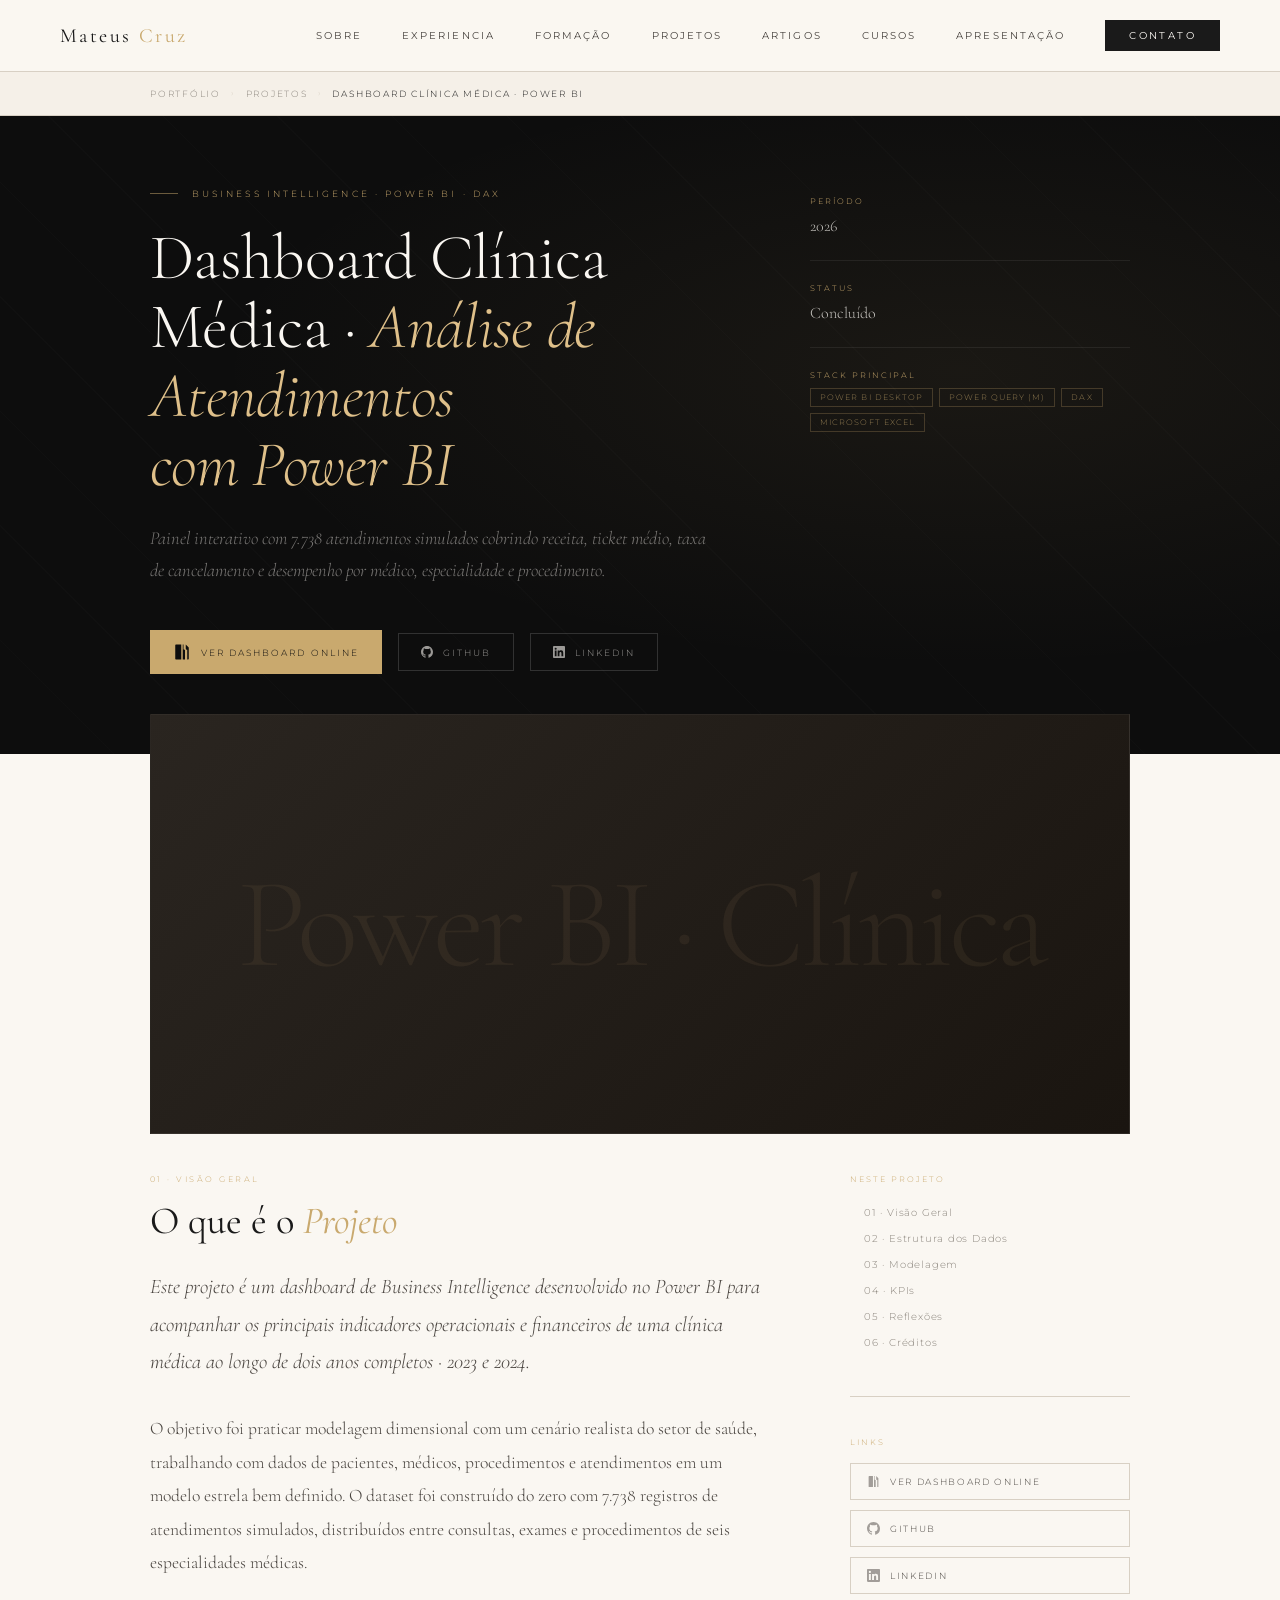
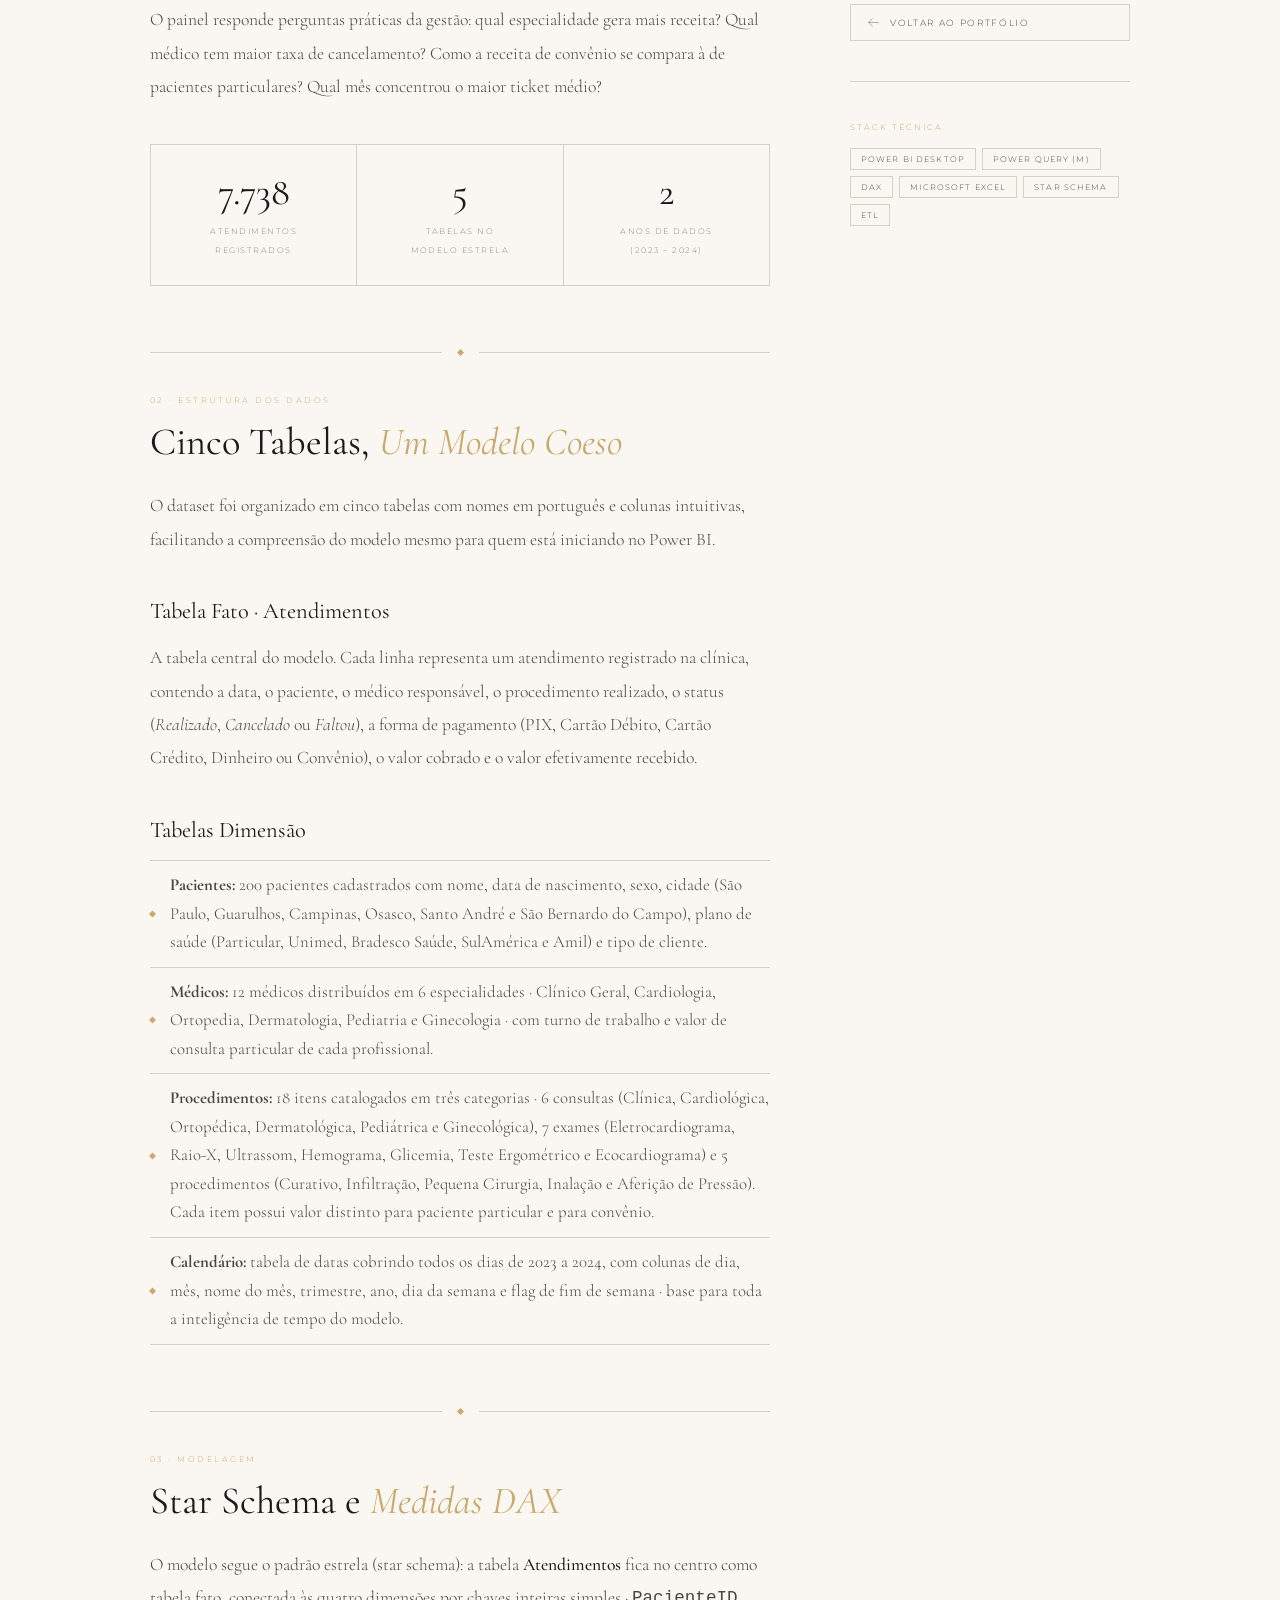
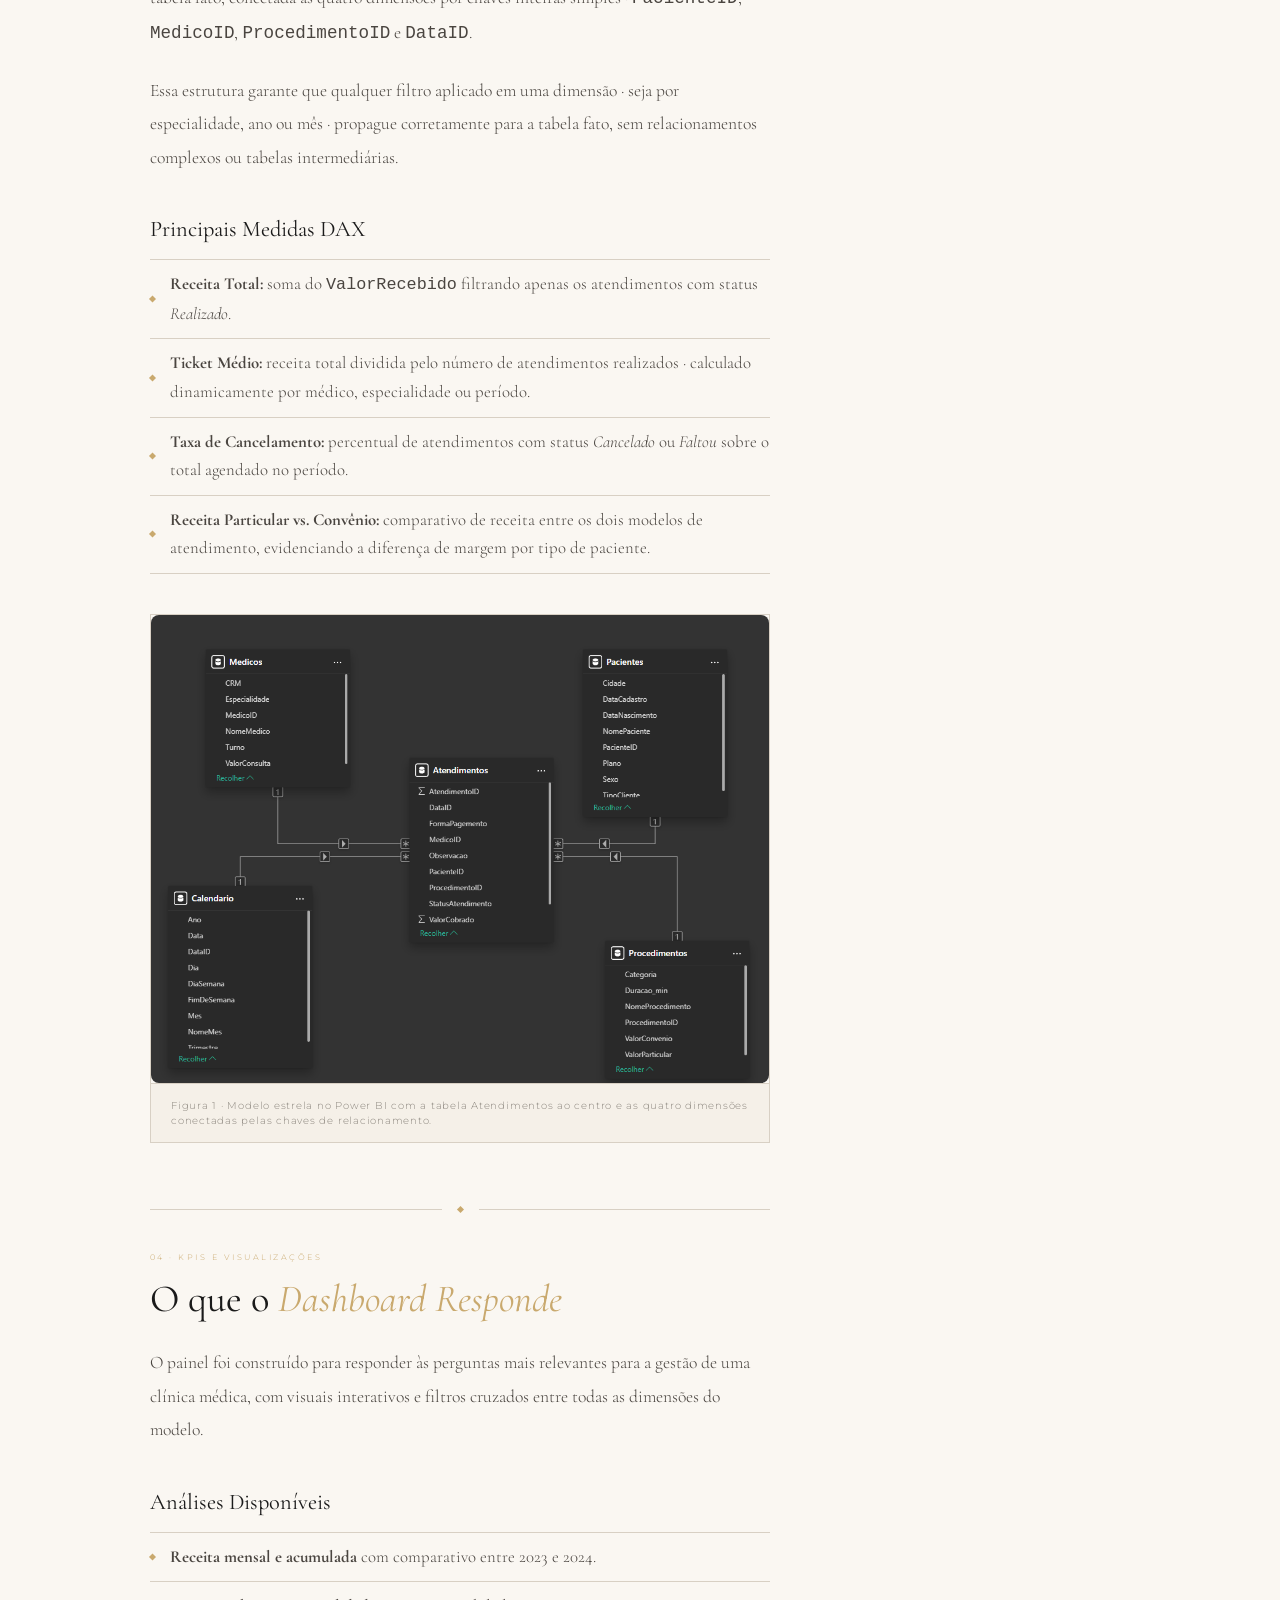
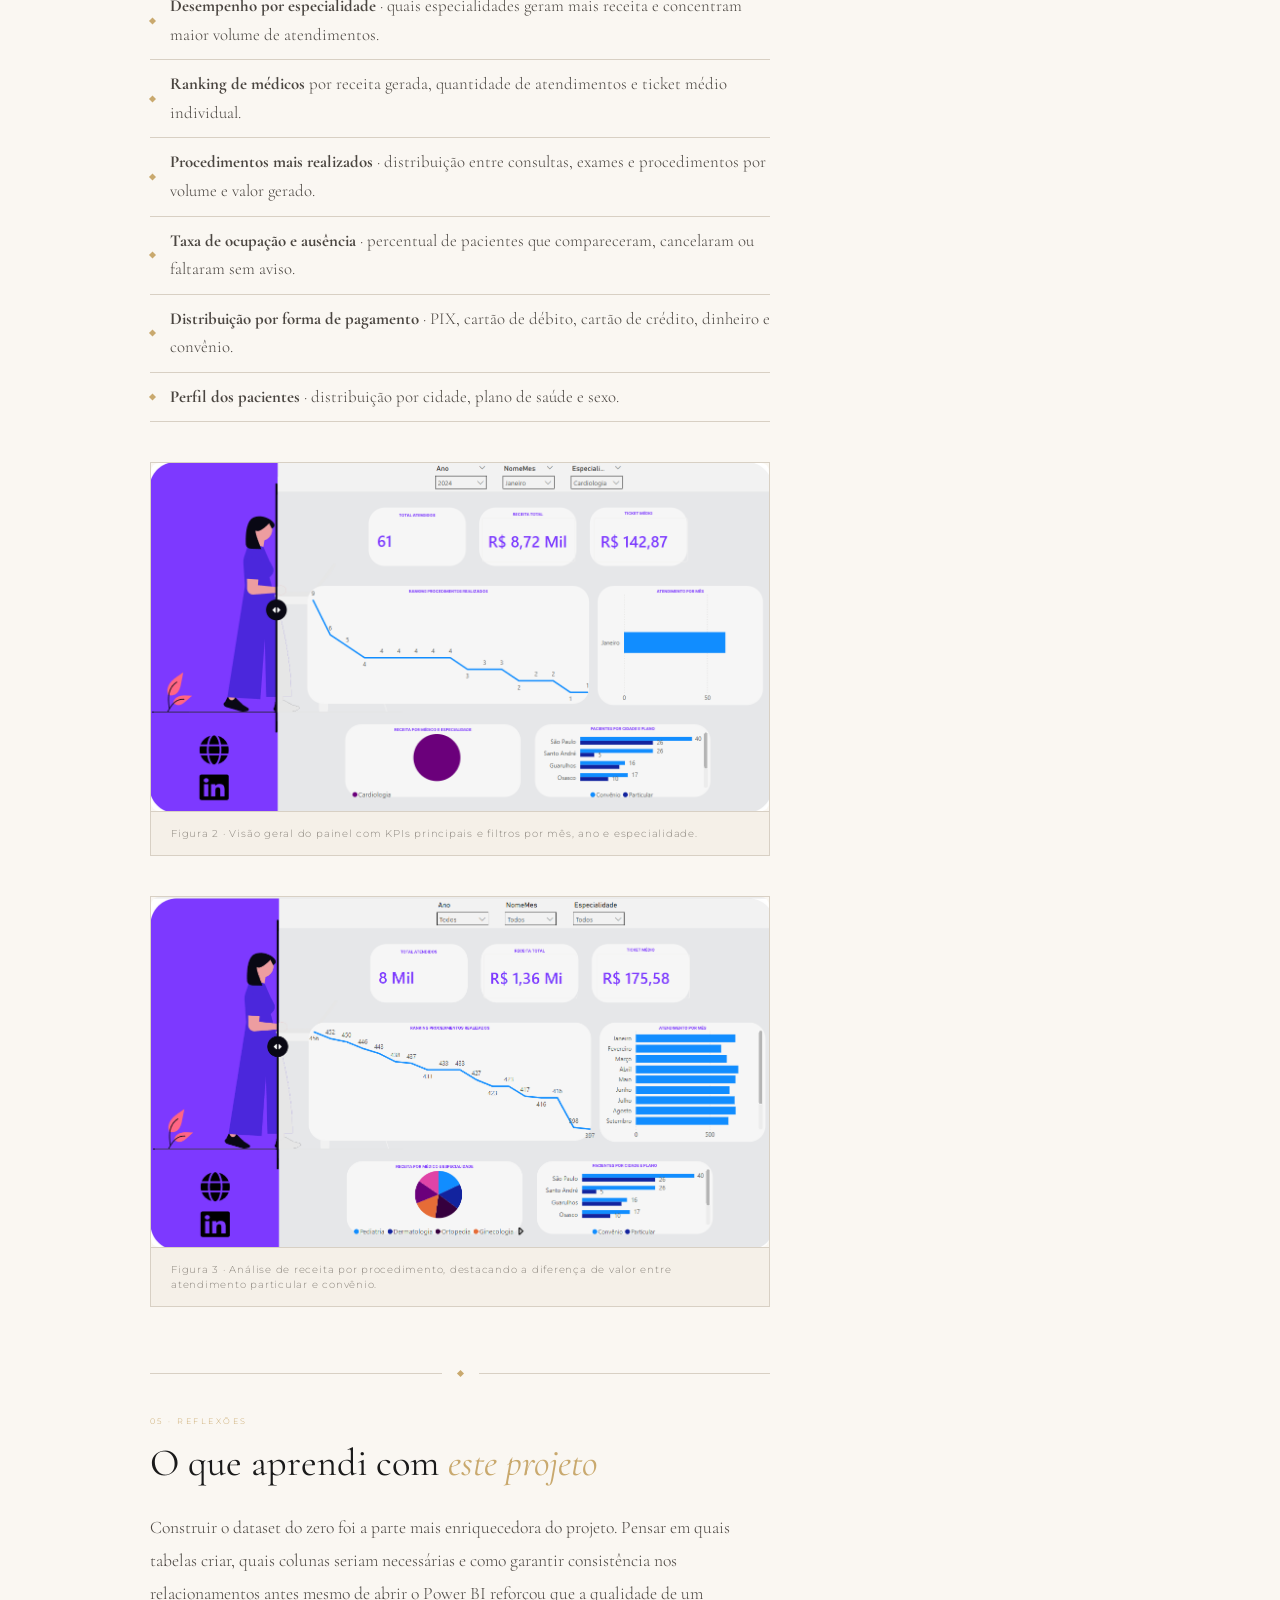
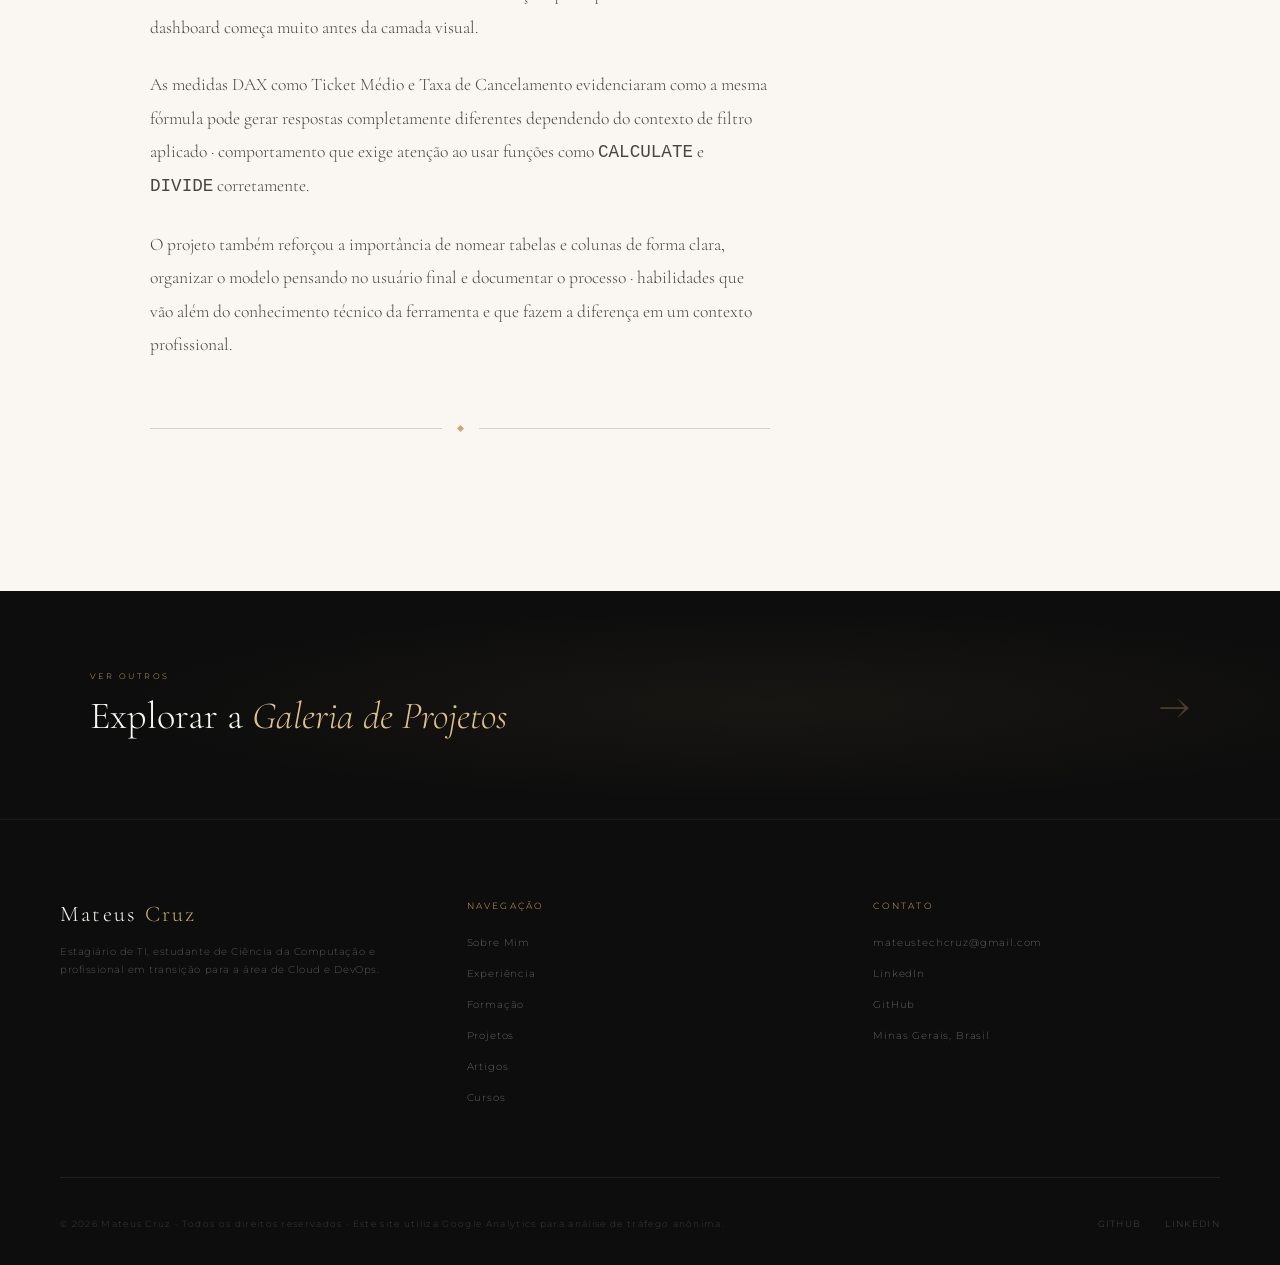
<file: pages/projects/dashboard_clinica_medica/index.html>
<!DOCTYPE html>
<html lang="pt-BR">

<head>
    <meta charset="UTF-8">
    <meta name="viewport" content="width=device-width, initial-scale=1.0">
    <title>Dashboard Clínica Médica · Power BI · Mateus Cruz</title>
    <script async src="https://www.googletagmanager.com/gtag/js?id=G-LPCW3D3TZD"></script>
    <link rel="preconnect" href="https://fonts.googleapis.com">
    <link
        href="https://fonts.googleapis.com/css2?family=Cormorant+Garamond:ital,wght@0,300;0,400;0,500;0,600;1,300;1,400&family=Montserrat:wght@200;300;400;500&display=swap"
        rel="stylesheet">
    <link rel="stylesheet" href="../global/style.css">
</head>

<body>

    <header>
        <a href="/index.html" class="logo">Mateus <span>Cruz</span></a>
        <nav>
            <a href="../../../index.html#sobre">Sobre</a>
            <a href="../../../index.html#experiencia">Experiencia</a>
            <a href="../../../index.html#formacao">Formação</a>
            <a href="../../project_page/index.html">Projetos</a>
            <a href="../../articles_page/index.html">Artigos</a>
            <a href="../../../index.html#cursos">Cursos</a>
            <a href="../../../index.html#apresentacao">Apresentação</a>
            <a href="mailto:mateustechcruz@gmail.com" class="nav-cta">Contato</a>
        </nav>
        <div class="hamburger" id="hamburger" aria-label="Menu" role="button" tabindex="0">
            <span></span><span></span><span></span>
        </div>
    </header>

    <nav class="mobile-nav" id="mobile-nav">
    <a href="../../../index.html#sobre">Sobre</a>
            <a href="../../../index.html#experiencia">Experiencia</a>
            <a href="../../../index.html#formacao">Formação</a>
            <a href="../../project_page/index.html">Projetos</a>
            <a href="../../articles_page/index.html">Artigos</a>
            <a href="../../../index.html#cursos">Cursos</a>
            <a href="../../../index.html#apresentacao">Apresentação</a>
            <a href="mailto:mateustechcruz@gmail.com" class="nav-cta">Contato</a>
    </nav>

    <div class="breadcrumb">
        <div class="breadcrumb-inner">
            <a href="../../../index.html">Portfólio</a>
            <span class="breadcrumb-sep">›</span>
            <a href="../../project_page/index.html">Projetos</a>
            <span class="breadcrumb-sep">›</span>
            <span class="current">Dashboard Clínica Médica · Power BI</span>
        </div>
    </div>

    <section class="project-hero">
        <div class="project-hero-texture"></div>
        <div class="project-hero-inner">

            <div class="project-hero-left">
                <div class="project-eyebrow">
                    <span class="eyebrow-line"></span>
                    Business Intelligence · Power BI · DAX
                </div>

                <h1 class="project-title">Dashboard Clínica Médica · <em>Análise de Atendimentos<br>com Power BI</em>
                </h1>

                <p class="project-subtitle">
                    Painel interativo com 7.738 atendimentos simulados cobrindo receita, ticket médio,
                    taxa de cancelamento e desempenho por médico, especialidade e procedimento.
                </p>

                <div class="project-links">
                    <a href="https://app.powerbi.com/view?r=eyJrIjoiMWUxZTU1ODctYTQ3My00YzE1LWE5NTItODZjMDlhODI5ZTRlIiwidCI6ImNiNjI3MmNiLWU0ZWYtNDc4Mi1hNWIyLWMwMmQ4Y2NkMmQ2NiJ9" target="_blank" rel="noopener" class="link-btn link-btn-primary">
                        <svg viewBox="0 0 24 24" fill="currentColor" style="width:18px;height:18px;">
                            <path
                                d="M11 2H4a1 1 0 0 0-1 1v18a1 1 0 0 0 1 1h7V2zm2 0v20h3V9h-1a1 1 0 0 1-1-1V2h-1zm4 0v5.17A2 2 0 0 0 18 9h1v13h1a1 1 0 0 0 1-1V6l-4-4z" />
                        </svg>
                        Ver Dashboard Online
                    </a>
                    <a href="https://github.com/MateusCruzTech" target="_blank" rel="noopener"
                        class="link-btn link-btn-secondary">
                        <svg viewBox="0 0 24 24" fill="currentColor">
                            <path
                                d="M12 0C5.37 0 0 5.37 0 12c0 5.31 3.435 9.795 8.205 11.385.6.105.825-.255.825-.57 0-.285-.015-1.23-.015-2.235-3.015.555-3.795-.735-4.035-1.41-.135-.345-.72-1.41-1.23-1.695-.42-.225-1.02-.78-.015-.795.945-.015 1.62.87 1.845 1.23 1.08 1.815 2.805 1.305 3.495.99.105-.78.42-1.305.765-1.605-2.67-.3-5.46-1.335-5.46-5.925 0-1.305.465-2.385 1.23-3.225-.12-.3-.54-1.53.12-3.18 0 0 1.005-.315 3.3 1.23.96-.27 1.98-.405 3-.405s2.04.135 3 .405c2.295-1.56 3.3-1.23 3.3-1.23.66 1.65.24 2.88.12 3.18.765.84 1.23 1.905 1.23 3.225 0 4.605-2.805 5.625-5.475 5.925.435.375.81 1.095.81 2.22 0 1.605-.015 2.895-.015 3.3 0 .315.225.69.825.57A12.02 12.02 0 0 0 24 12c0-6.63-5.37-12-12-12z" />
                        </svg>
                        GitHub
                    </a>
                    <a href="https://www.linkedin.com/m/in/mateustechcruz" target="_blank" rel="noopener"
                        class="link-btn link-btn-secondary">
                        <svg viewBox="0 0 24 24" fill="currentColor">
                            <path
                                d="M20.447 20.452h-3.554v-5.569c0-1.328-.027-3.037-1.852-3.037-1.853 0-2.136 1.445-2.136 2.939v5.667H9.351V9h3.414v1.561h.046c.477-.9 1.637-1.85 3.37-1.85 3.601 0 4.267 2.37 4.267 5.455v6.286zM5.337 7.433a2.062 2.062 0 0 1-2.063-2.065 2.064 2.064 0 1 1 2.063 2.065zm1.782 13.019H3.555V9h3.564v11.452zM22.225 0H1.771C.792 0 0 .774 0 1.729v20.542C0 23.227.792 24 1.771 24h20.451C23.2 24 24 23.227 24 22.271V1.729C24 .774 23.2 0 22.222 0h.003z" />
                        </svg>
                        LinkedIn
                    </a>
                </div>
            </div>

            <div class="project-meta">
                <div class="meta-block">
                    <span class="meta-label">Período</span>
                    <span class="meta-value">2026</span>
                </div>
                <div class="meta-block">
                    <span class="meta-label">Status</span>
                    <span class="meta-value">Concluído</span>
                </div>
                <div class="meta-block">
                    <span class="meta-label">Stack Principal</span>
                    <div class="meta-pills">
                        <span class="meta-pill">Power BI Desktop</span>
                        <span class="meta-pill">Power Query (M)</span>
                        <span class="meta-pill">DAX</span>
                        <span class="meta-pill">Microsoft Excel</span>
                    </div>
                </div>
            </div>

        </div>
    </section>

    <div class="cover-image-wrap reveal">
        <div class="cover-image">
            <!--<img src="" alt=""> -->
            <span class="cover-placeholder-text">Power BI · Clínica</span>
        </div>
    </div>

    <div class="content-area">

        <article class="article-body">

            <div class="content-section reveal" id="sec-visao">
                <span class="section-eyebrow">01 · Visão Geral</span>
                <h2 class="content-h2">O que é o <em>Projeto</em></h2>

                <p class="content-lead">
                    Este projeto é um dashboard de Business Intelligence desenvolvido no Power BI para
                    acompanhar os principais indicadores operacionais e financeiros de uma clínica médica
                    ao longo de dois anos completos · 2023 e 2024.
                </p>

                <p class="content-p">
                    O objetivo foi praticar modelagem dimensional com um cenário realista do setor de saúde,
                    trabalhando com dados de pacientes, médicos, procedimentos e atendimentos em um modelo
                    estrela bem definido. O dataset foi construído do zero com 7.738 registros de atendimentos
                    simulados, distribuídos entre consultas, exames e procedimentos de seis especialidades médicas.
                </p>

                <p class="content-p">
                    O painel responde perguntas práticas da gestão: qual especialidade gera mais receita?
                    Qual médico tem maior taxa de cancelamento? Como a receita de convênio se compara à de
                    pacientes particulares? Qual mês concentrou o maior ticket médio?
                </p>

                <div class="metrics-row reveal">
                    <div class="metric-card">
                        <span class="metric-num">7.738</span>
                        <span class="metric-label">Atendimentos<br>Registrados</span>
                    </div>
                    <div class="metric-card">
                        <span class="metric-num">5</span>
                        <span class="metric-label">Tabelas no<br>Modelo Estrela</span>
                    </div>
                    <div class="metric-card">
                        <span class="metric-num">2</span>
                        <span class="metric-label">Anos de Dados<br>(2023 – 2024)</span>
                    </div>
                </div>
            </div>

            <div class="content-divider reveal">
                <div class="content-divider-line"></div>
                <div class="content-divider-diamond"></div>
                <div class="content-divider-line"></div>
            </div>

            <div class="content-section reveal" id="sec-dados">
                <span class="section-eyebrow">02 · Estrutura dos Dados</span>
                <h2 class="content-h2">Cinco Tabelas, <em>Um Modelo Coeso</em></h2>

                <p class="content-p">
                    O dataset foi organizado em cinco tabelas com nomes em português e colunas intuitivas,
                    facilitando a compreensão do modelo mesmo para quem está iniciando no Power BI.
                </p>

                <h3 class="content-h3">Tabela Fato · Atendimentos</h3>

                <p class="content-p">
                    A tabela central do modelo. Cada linha representa um atendimento registrado na clínica,
                    contendo a data, o paciente, o médico responsável, o procedimento realizado, o status
                    (<em>Realizado</em>, <em>Cancelado</em> ou <em>Faltou</em>), a forma de pagamento
                    (PIX, Cartão Débito, Cartão Crédito, Dinheiro ou Convênio), o valor cobrado e o valor
                    efetivamente recebido.
                </p>

                <h3 class="content-h3">Tabelas Dimensão</h3>

                <ul class="content-list reveal">
                    <li>
                        <strong>Pacientes:</strong> 200 pacientes cadastrados com nome, data de nascimento,
                        sexo, cidade (São Paulo, Guarulhos, Campinas, Osasco, Santo André e São Bernardo do
                        Campo), plano de saúde (Particular, Unimed, Bradesco Saúde, SulAmérica e Amil) e
                        tipo de cliente.
                    </li>
                    <li>
                        <strong>Médicos:</strong> 12 médicos distribuídos em 6 especialidades · Clínico Geral,
                        Cardiologia, Ortopedia, Dermatologia, Pediatria e Ginecologia · com turno de trabalho
                        e valor de consulta particular de cada profissional.
                    </li>
                    <li>
                        <strong>Procedimentos:</strong> 18 itens catalogados em três categorias ·
                        6 consultas (Clínica, Cardiológica, Ortopédica, Dermatológica, Pediátrica e
                        Ginecológica), 7 exames (Eletrocardiograma, Raio-X, Ultrassom, Hemograma,
                        Glicemia, Teste Ergométrico e Ecocardiograma) e 5 procedimentos (Curativo,
                        Infiltração, Pequena Cirurgia, Inalação e Aferição de Pressão). Cada item possui
                        valor distinto para paciente particular e para convênio.
                    </li>
                    <li>
                        <strong>Calendário:</strong> tabela de datas cobrindo todos os dias de 2023 a 2024,
                        com colunas de dia, mês, nome do mês, trimestre, ano, dia da semana e flag de fim de
                        semana · base para toda a inteligência de tempo do modelo.
                    </li>
                </ul>

              
            </div>

            <div class="content-divider reveal">
                <div class="content-divider-line"></div>
                <div class="content-divider-diamond"></div>
                <div class="content-divider-line"></div>
            </div>

            <div class="content-section reveal" id="sec-modelagem">
                <span class="section-eyebrow">03 · Modelagem</span>
                <h2 class="content-h2">Star Schema e <em>Medidas DAX</em></h2>

                <p class="content-p">
                    O modelo segue o padrão estrela (star schema): a tabela <strong>Atendimentos</strong>
                    fica no centro como tabela fato, conectada às quatro dimensões por chaves inteiras
                    simples · <code>PacienteID</code>, <code>MedicoID</code>, <code>ProcedimentoID</code>
                    e <code>DataID</code>.
                </p>

                <p class="content-p">
                    Essa estrutura garante que qualquer filtro aplicado em uma dimensão · seja por
                    especialidade, ano ou mês · propague corretamente para a tabela fato,
                    sem relacionamentos complexos ou tabelas intermediárias.
                </p>

                <h3 class="content-h3">Principais Medidas DAX</h3>

                <ul class="content-list reveal">
                    <li>
                        <strong>Receita Total:</strong> soma do <code>ValorRecebido</code> filtrando
                        apenas os atendimentos com status <em>Realizado</em>.
                    </li>
                    <li>
                        <strong>Ticket Médio:</strong> receita total dividida pelo número de atendimentos
                        realizados · calculado dinamicamente por médico, especialidade ou período.
                    </li>
                    <li>
                        <strong>Taxa de Cancelamento:</strong> percentual de atendimentos com status
                        <em>Cancelado</em> ou <em>Faltou</em> sobre o total agendado no período.
                    </li>
                    <li>
                        <strong>Receita Particular vs. Convênio:</strong> comparativo de receita entre
                        os dois modelos de atendimento, evidenciando a diferença de margem por tipo
                        de paciente.
                    </li>
                </ul>

                <div class="content-img-wrap reveal">
         
                    <img src="img/img1.png" alt="Modelo estrela no Power BI" style="width:100%;border-radius:8px;">
                    <div class="content-img-caption">
                        Figura 1 · Modelo estrela no Power BI com a tabela Atendimentos ao centro
                        e as quatro dimensões conectadas pelas chaves de relacionamento.
                    </div>
                </div>
            </div>

            <div class="content-divider reveal">
                <div class="content-divider-line"></div>
                <div class="content-divider-diamond"></div>
                <div class="content-divider-line"></div>
            </div>

            <div class="content-section reveal" id="sec-kpis">
                <span class="section-eyebrow">04 · KPIs e Visualizações</span>
                <h2 class="content-h2">O que o <em>Dashboard Responde</em></h2>

                <p class="content-p">
                    O painel foi construído para responder às perguntas mais relevantes para a gestão de
                    uma clínica médica, com visuais interativos e filtros cruzados entre todas as
                    dimensões do modelo.
                </p>

                <h3 class="content-h3">Análises Disponíveis</h3>

                <ul class="content-list reveal">
                    <li><strong>Receita mensal e acumulada</strong> com comparativo entre 2023 e 2024.</li>
                    <li><strong>Desempenho por especialidade</strong> · quais especialidades geram mais receita
                        e concentram maior volume de atendimentos.</li>
                    <li><strong>Ranking de médicos</strong> por receita gerada, quantidade de atendimentos
                        e ticket médio individual.</li>
                    <li><strong>Procedimentos mais realizados</strong> · distribuição entre consultas, exames
                        e procedimentos por volume e valor gerado.</li>
                    <li><strong>Taxa de ocupação e ausência</strong> · percentual de pacientes que compareceram,
                        cancelaram ou faltaram sem aviso.</li>
                    <li><strong>Distribuição por forma de pagamento</strong> · PIX, cartão de débito, cartão
                        de crédito, dinheiro e convênio.</li>
                    <li><strong>Perfil dos pacientes</strong> · distribuição por cidade, plano de saúde e sexo.</li>
                </ul>

                <div class="content-img-wrap reveal">
        
                    <img src="img/img2.png" alt="Análise por procedimento" style="width:100%;border-radius:8px;">
                    <div class="content-img-caption">
                        Figura 2 · Visão geral do painel com KPIs principais e filtros por mês,
                        ano e especialidade.
                    </div>
                </div>

                <div class="content-img-wrap reveal">
      
                     <img src="img/img3.png" alt="Análise por procedimento" style="width:100%;border-radius:8px;"> 
                    <div class="content-img-caption">
                        Figura 3 · Análise de receita por procedimento, destacando a diferença de valor
                        entre atendimento particular e convênio.
                    </div>
                </div>
            </div>

            <div class="content-divider reveal">
                <div class="content-divider-line"></div>
                <div class="content-divider-diamond"></div>
                <div class="content-divider-line"></div>
            </div>

            <div class="content-section reveal" id="sec-aprendizados">
                <span class="section-eyebrow">05 · Reflexões</span>
                <h2 class="content-h2">O que aprendi com <em>este projeto</em></h2>

                <p class="content-p">
                    Construir o dataset do zero foi a parte mais enriquecedora do projeto. Pensar em quais
                    tabelas criar, quais colunas seriam necessárias e como garantir consistência nos
                    relacionamentos antes mesmo de abrir o Power BI reforçou que a qualidade de um
                    dashboard começa muito antes da camada visual.
                </p>

                <p class="content-p">
                    As medidas DAX como Ticket Médio e Taxa de Cancelamento evidenciaram como a mesma
                    fórmula pode gerar respostas completamente diferentes dependendo do contexto de filtro
                    aplicado · comportamento que exige atenção ao usar funções como <code>CALCULATE</code>
                    e <code>DIVIDE</code> corretamente.
                </p>

                <p class="content-p">
                    O projeto também reforçou a importância de nomear tabelas e colunas de forma clara,
                    organizar o modelo pensando no usuário final e documentar o processo · habilidades que
                    vão além do conhecimento técnico da ferramenta e que fazem a diferença em um contexto
                    profissional.
                </p>
            </div>

            <div class="content-divider reveal">
                <div class="content-divider-line"></div>
                <div class="content-divider-diamond"></div>
                <div class="content-divider-line"></div>
            </div>

          

        </article>

        <aside class="article-sidebar reveal">

            <div class="sidebar-block">
                <span class="sidebar-label">Neste Projeto</span>
                <ul class="toc-list">
                    <li><a href="#sec-visao" class="toc-link">01 · Visão Geral</a></li>
                    <li><a href="#sec-dados" class="toc-link">02 · Estrutura dos Dados</a></li>
                    <li><a href="#sec-modelagem" class="toc-link">03 · Modelagem</a></li>
                    <li><a href="#sec-kpis" class="toc-link">04 · KPIs</a></li>
                    <li><a href="#sec-aprendizados" class="toc-link">05 · Reflexões</a></li>
                    <li><a href="#sec-creditos" class="toc-link">06 · Créditos</a></li>
                </ul>
            </div>

            <div class="sidebar-block">
                <span class="sidebar-label">Links</span>
                <div class="sidebar-links">
                   
                    <a href="https://app.powerbi.com/view?r=eyJrIjoiMWUxZTU1ODctYTQ3My00YzE1LWE5NTItODZjMDlhODI5ZTRlIiwidCI6ImNiNjI3MmNiLWU0ZWYtNDc4Mi1hNWIyLWMwMmQ4Y2NkMmQ2NiJ9" target="_blank" rel="noopener" class="sidebar-link">
                        <svg viewBox="0 0 24 24" fill="currentColor">
                            <path
                                d="M11 2H4a1 1 0 0 0-1 1v18a1 1 0 0 0 1 1h7V2zm2 0v20h3V9h-1a1 1 0 0 1-1-1V2h-1zm4 0v5.17A2 2 0 0 0 18 9h1v13h1a1 1 0 0 0 1-1V6l-4-4z" />
                        </svg>
                        Ver Dashboard Online
                    </a>
                    <a href="https://github.com/MateusCruzTech" target="_blank" rel="noopener" class="sidebar-link">
                        <svg viewBox="0 0 24 24" fill="currentColor">
                            <path
                                d="M12 0C5.37 0 0 5.37 0 12c0 5.31 3.435 9.795 8.205 11.385.6.105.825-.255.825-.57 0-.285-.015-1.23-.015-2.235-3.015.555-3.795-.735-4.035-1.41-.135-.345-.72-1.41-1.23-1.695-.42-.225-1.02-.78-.015-.795.945-.015 1.62.87 1.845 1.23 1.08 1.815 2.805 1.305 3.495.99.105-.78.42-1.305.765-1.605-2.67-.3-5.46-1.335-5.46-5.925 0-1.305.465-2.385 1.23-3.225-.12-.3-.54-1.53.12-3.18 0 0 1.005-.315 3.3 1.23.96-.27 1.98-.405 3-.405s2.04.135 3 .405c2.295-1.56 3.3-1.23 3.3-1.23.66 1.65.24 2.88.12 3.18.765.84 1.23 1.905 1.23 3.225 0 4.605-2.805 5.625-5.475 5.925.435.375.81 1.095.81 2.22 0 1.605-.015 2.895-.015 3.3 0 .315.225.69.825.57A12.02 12.02 0 0 0 24 12c0-6.63-5.37-12-12-12z" />
                        </svg>
                        GitHub
                    </a>
                    <a href="https://www.linkedin.com/m/in/mateustechcruz" target="_blank" rel="noopener"
                        class="sidebar-link">
                        <svg viewBox="0 0 24 24" fill="currentColor">
                            <path
                                d="M20.447 20.452h-3.554v-5.569c0-1.328-.027-3.037-1.852-3.037-1.853 0-2.136 1.445-2.136 2.939v5.667H9.351V9h3.414v1.561h.046c.477-.9 1.637-1.85 3.37-1.85 3.601 0 4.267 2.37 4.267 5.455v6.286zM5.337 7.433a2.062 2.062 0 0 1-2.063-2.065 2.064 2.064 0 1 1 2.063 2.065zm1.782 13.019H3.555V9h3.564v11.452zM22.225 0H1.771C.792 0 0 .774 0 1.729v20.542C0 23.227.792 24 1.771 24h20.451C23.2 24 24 23.227 24 22.271V1.729C24 .774 23.2 0 22.222 0h.003z" />
                        </svg>
                        LinkedIn
                    </a>
                    <a href="projetos.html" class="sidebar-link">
                        <svg viewBox="0 0 24 24" fill="none" stroke="currentColor" stroke-width="1.5">
                            <path d="M10 19l-7-7m0 0l7-7m-7 7h18" stroke-linecap="round" stroke-linejoin="round" />
                        </svg>
                        Voltar ao Portfólio
                    </a>
                </div>
            </div>

            <div class="sidebar-block">
                <span class="sidebar-label">Stack Técnica</span>
                <div class="sidebar-pills">
                    <span class="sidebar-pill">Power BI Desktop</span>
                    <span class="sidebar-pill">Power Query (M)</span>
                    <span class="sidebar-pill">DAX</span>
                    <span class="sidebar-pill">Microsoft Excel</span>
                    <span class="sidebar-pill">Star Schema</span>
                    <span class="sidebar-pill">ETL</span>
                </div>
            </div>

            

        </aside>

    </div>

    <a href="projetos.html" class="next-project">
        <div class="next-inner">
            <div>
                <span class="next-label">Ver Outros</span>
                <div class="next-title">Explorar a <em>Galeria de Projetos</em></div>
            </div>
            <div class="next-arrow">→</div>
        </div>
    </a>

   
    <footer>
        <div class="footer-top">
            <div>
                <div class="footer-brand">Mateus <span>Cruz</span></div>
     <p class="footer-bio">Estagiário de TI, estudante de Ciência da Computação e profissional em transição para a área de Cloud e DevOps.</p>
            </div>

            <div>
                <div class="footer-col-title">Navegação</div>
                <ul class="footer-links">
                    <li><a href="/index.html#sobre">Sobre Mim</a></li>
                    <li><a href="/index.html#experiencia">Experiência</a></li>
                    <li><a href="/index.html#formacao">Formação</a></li>
                    <li><a href="/pages/project_page/index.html">Projetos</a></li>
                    <li><a href="/pages/articles_page/index.html">Artigos</a></li>
                    <li><a href="/index.html#cursos">Cursos</a></li>
                </ul>
            </div>

            <div>
                <div class="footer-col-title">Contato</div>
                <ul class="footer-links">
                    <li><a href="mailto:mateustechcruz@gmail.com">mateustechcruz@gmail.com</a></li>
                    <li><a href="https://www.linkedin.com/m/in/mateustechcruz" target="_blank">LinkedIn</a>
                    </li>
                    <li><a href="https://github.com/MateusCruzTech" target="_blank">GitHub</a></li>
                    <li><a href="#">Minas Gerais, Brasil</a></li>
                </ul>
            </div>
        </div>

        <div class="footer-bottom">
            <div class="footer-copy">© 2026 Mateus Cruz · Todos os direitos reservados · Este site utiliza Google
                Analytics para análise de tráfego anônima.</div>
            <div class="footer-social">
                <a href="https://github.com/MateusCruzTech" target="_blank">GitHub</a>
                <a href="https://www.linkedin.com/m/in/mateustechcruz" target="_blank">LinkedIn</a>
            </div>
        </div>
    </footer>

    <script src="../global/script.js"></script>
</body>

</html>
</file>
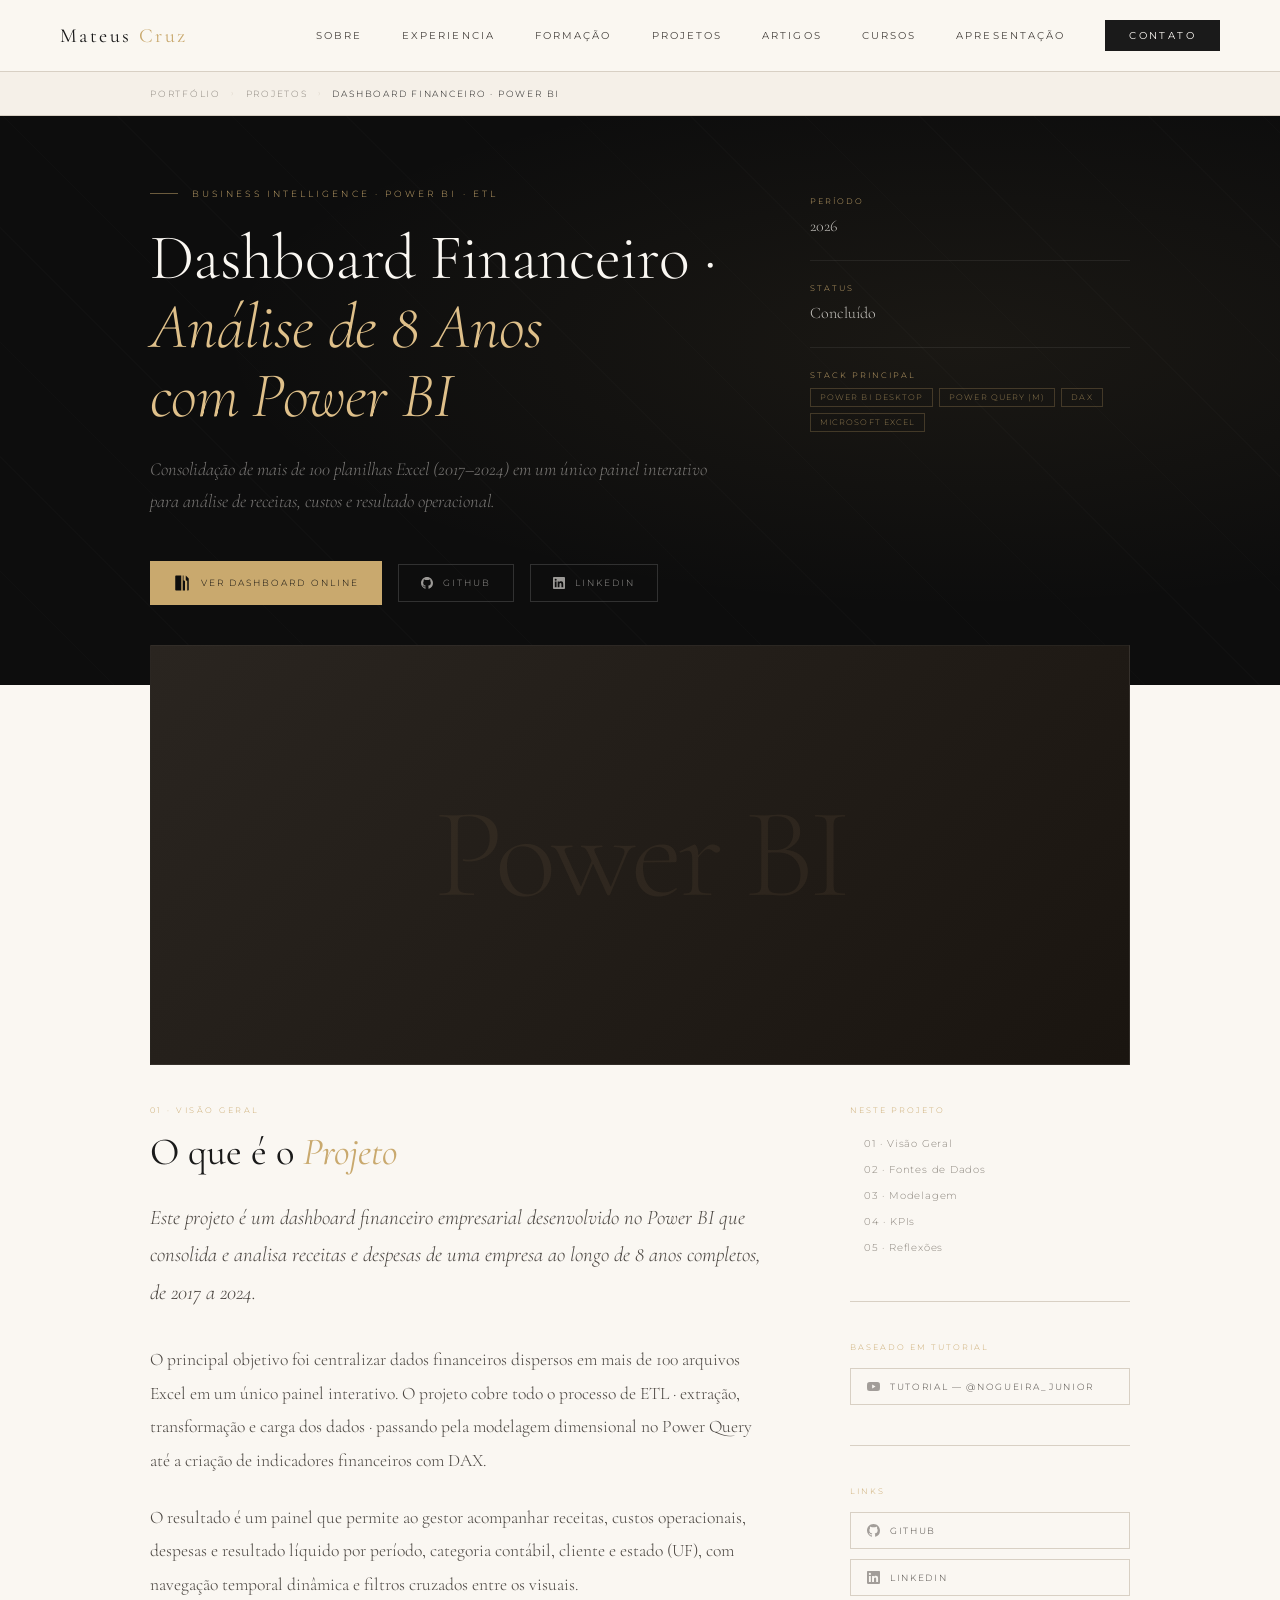
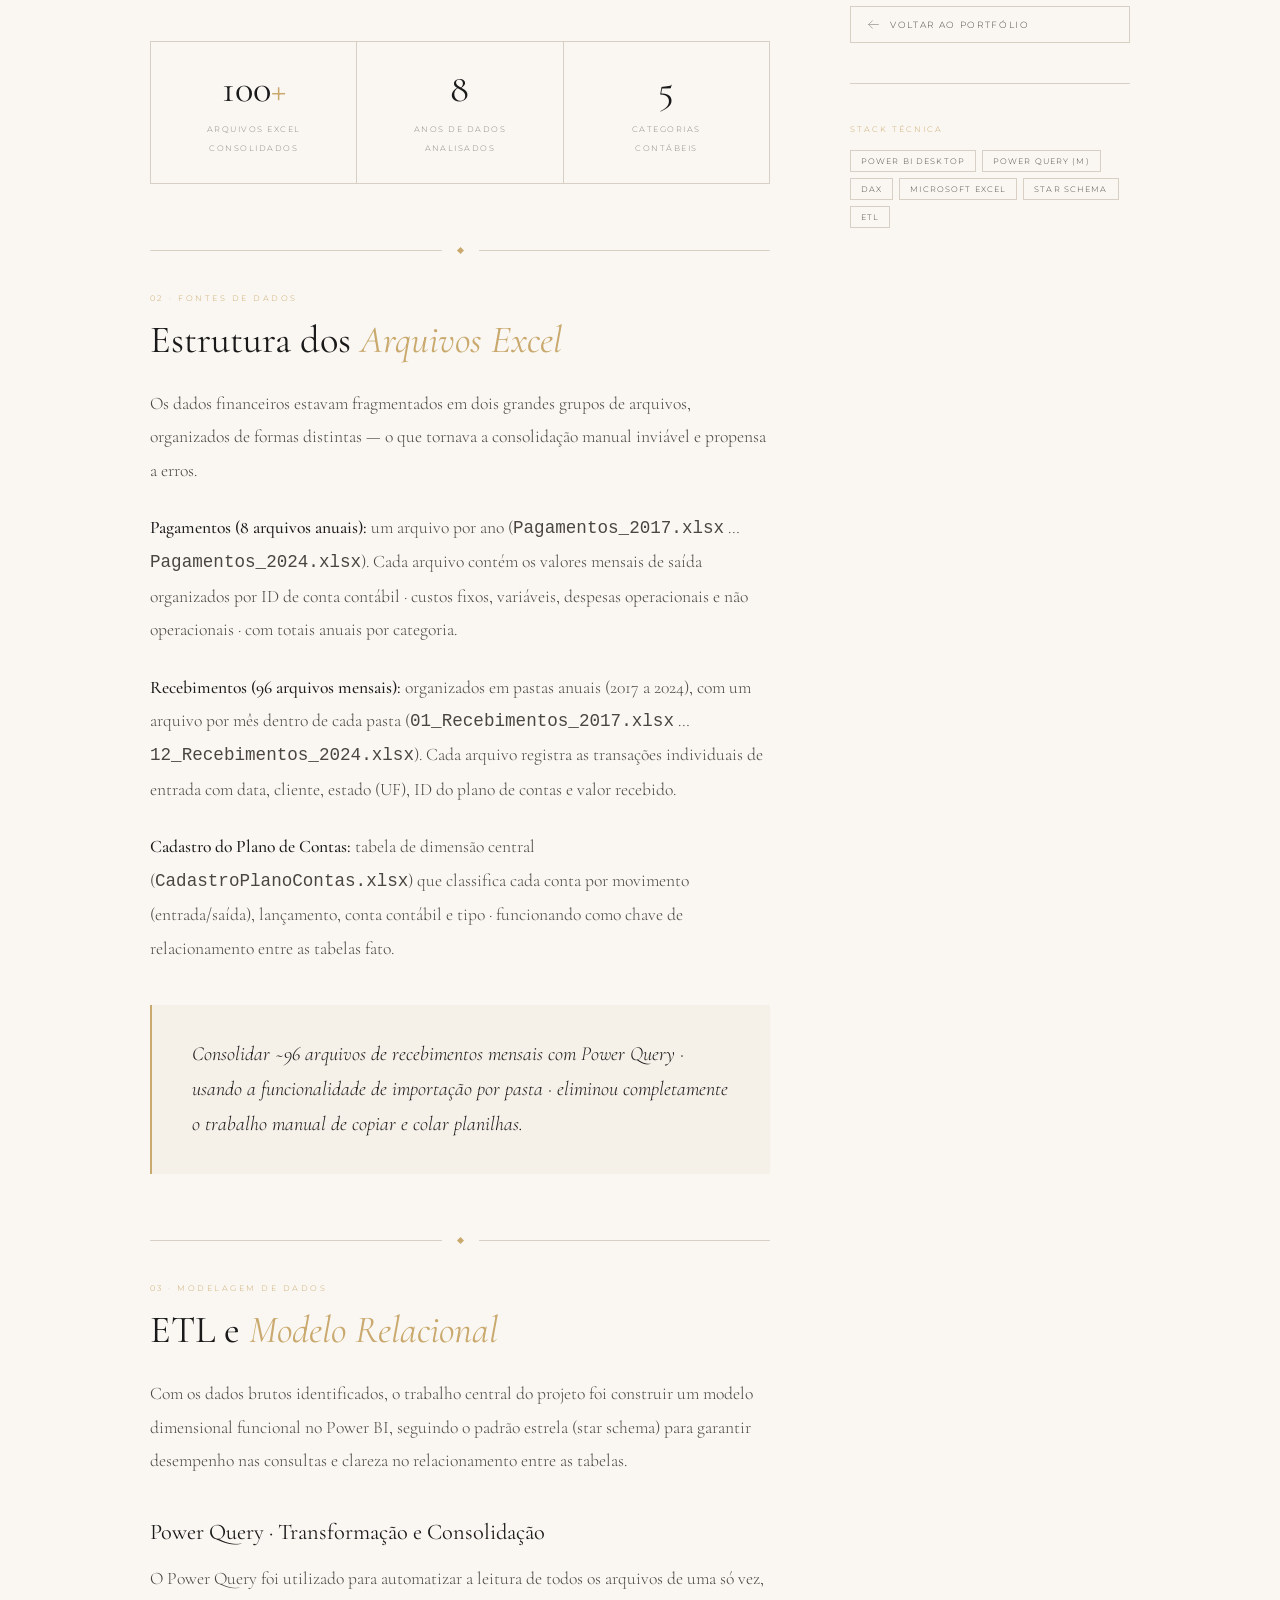
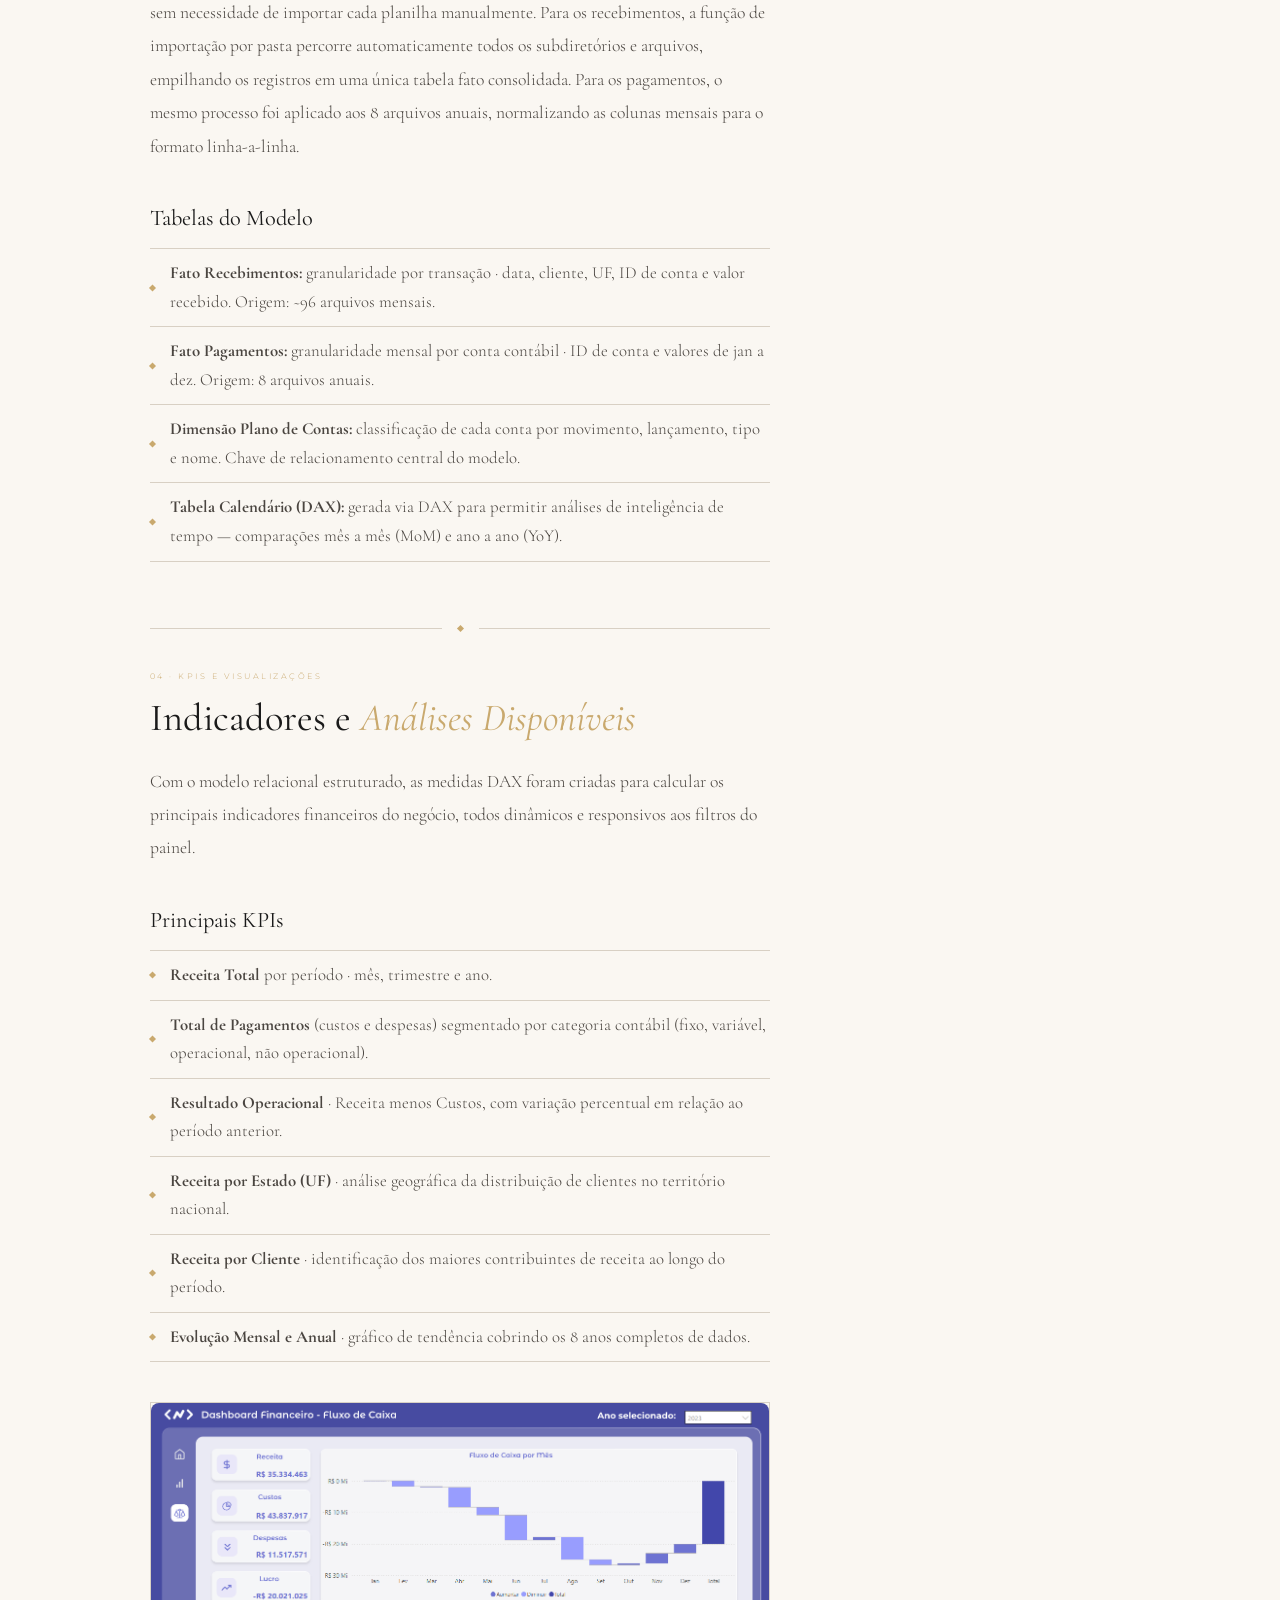
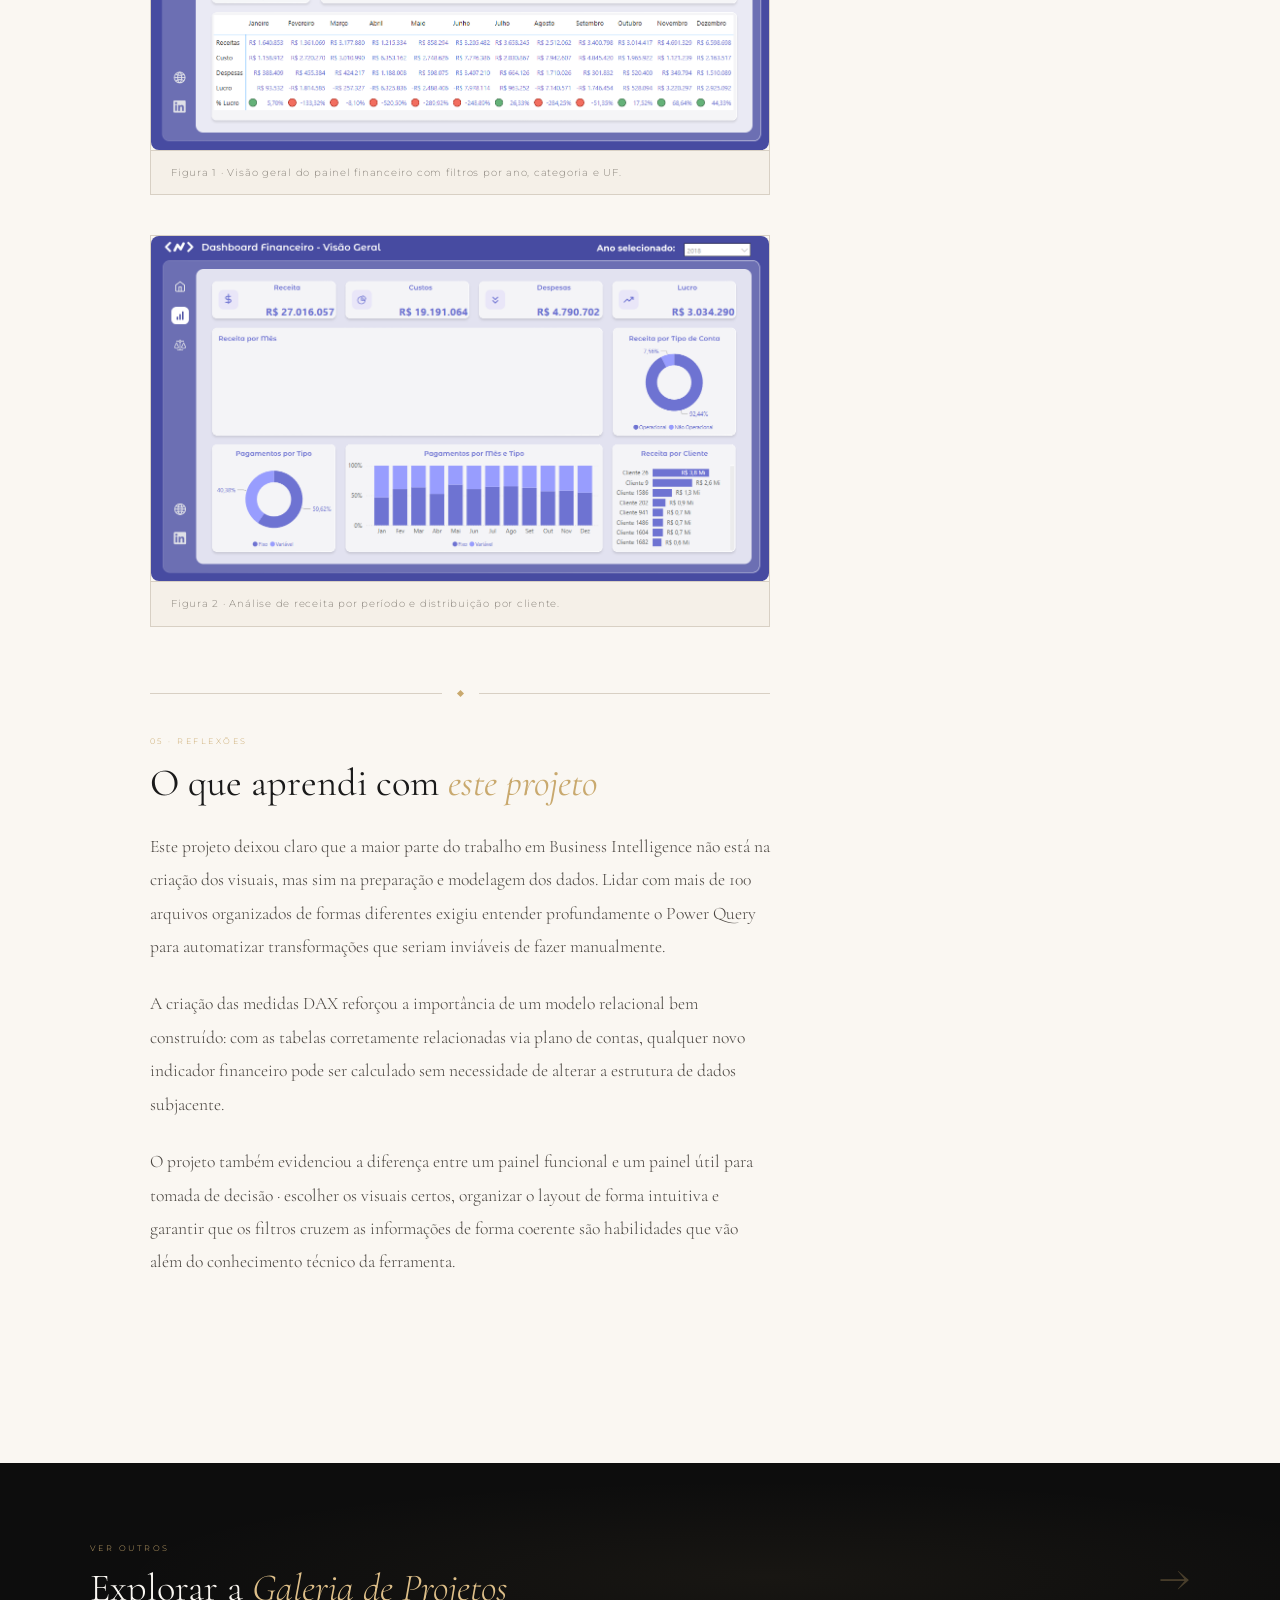
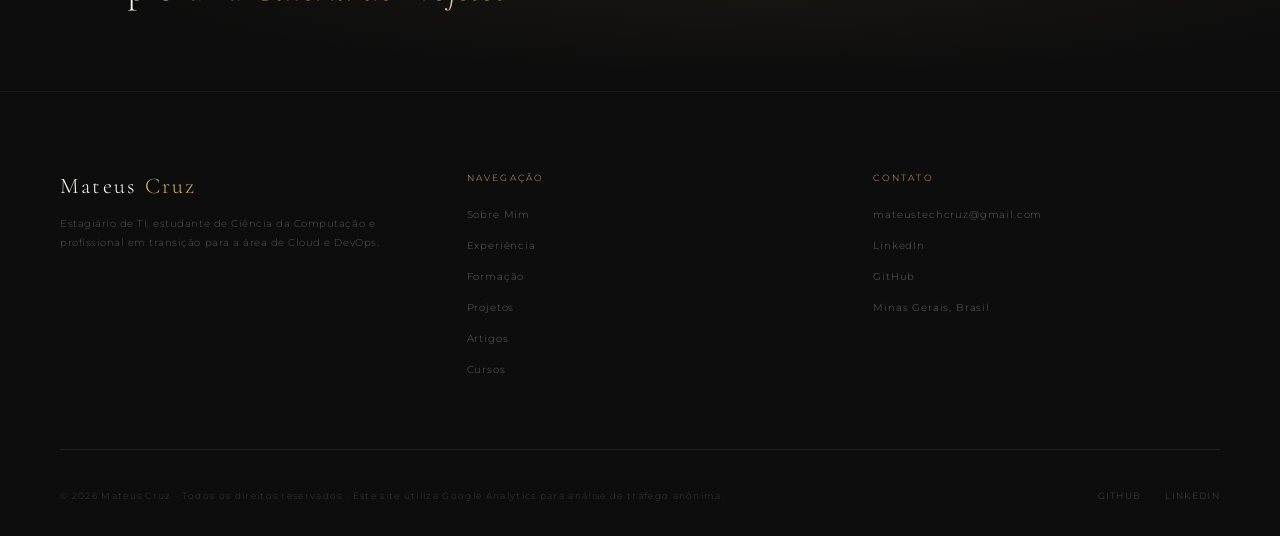
<file: pages/projects/dashboard_power_bi/index.html>
<!DOCTYPE html>
<html lang="pt-BR">

<head>
    <meta charset="UTF-8">
    <meta name="viewport" content="width=device-width, initial-scale=1.0">
    <title>Dashboard Financeiro · Power BI · Mateus Cruz</title>
    <script async src="https://www.googletagmanager.com/gtag/js?id=G-LPCW3D3TZD"></script>
    <link rel="preconnect" href="https://fonts.googleapis.com">
    <link
        href="https://fonts.googleapis.com/css2?family=Cormorant+Garamond:ital,wght@0,300;0,400;0,500;0,600;1,300;1,400&family=Montserrat:wght@200;300;400;500&display=swap"
        rel="stylesheet">
    <link rel="stylesheet" href="../global/style.css">
</head>

<body>

     <header>
        <a href="/index.html" class="logo">Mateus <span>Cruz</span></a>
        <nav>
            <a href="../../../index.html#sobre">Sobre</a>
            <a href="../../../index.html#experiencia">Experiencia</a>
            <a href="../../../index.html#formacao">Formação</a>
            <a href="../../project_page/index.html">Projetos</a>
            <a href="../../articles_page/index.html">Artigos</a>
            <a href="../../../index.html#cursos">Cursos</a>
            <a href="../../../index.html#apresentacao">Apresentação</a>
            <a href="mailto:mateustechcruz@gmail.com" class="nav-cta">Contato</a>
        </nav>
        <div class="hamburger" id="hamburger" aria-label="Menu" role="button" tabindex="0">
            <span></span><span></span><span></span>
        </div>
    </header>

    <nav class="mobile-nav" id="mobile-nav">
    <a href="../../../index.html#sobre">Sobre</a>
            <a href="../../../index.html#experiencia">Experiencia</a>
            <a href="../../../index.html#formacao">Formação</a>
            <a href="../../project_page/index.html">Projetos</a>
            <a href="../../articles_page/index.html">Artigos</a>
            <a href="../../../index.html#cursos">Cursos</a>
            <a href="../../../index.html#apresentacao">Apresentação</a>
            <a href="mailto:mateustechcruz@gmail.com" class="nav-cta">Contato</a>
    </nav>

    <div class="breadcrumb">
        <div class="breadcrumb-inner">
            <a href="../../../index.html">Portfólio</a>
            <span class="breadcrumb-sep">›</span>
            <a href="../../project_page/index.html">Projetos</a>
            <span class="breadcrumb-sep">›</span>
            <span class="current">Dashboard Financeiro · Power BI</span>
        </div>
    </div>

    <section class="project-hero">
        <div class="project-hero-texture"></div>
        <div class="project-hero-inner">

            <div class="project-hero-left">
                <div class="project-eyebrow">
                    <span class="eyebrow-line"></span>
                    Business Intelligence · Power BI · ETL
                </div>

                <h1 class="project-title">Dashboard Financeiro · <em>Análise de 8 Anos<br>com Power BI</em></h1>

                <p class="project-subtitle">
                    Consolidação de mais de 100 planilhas Excel (2017–2024) em um único painel interativo para análise
                    de receitas, custos e resultado operacional.
                </p>

           <div class="project-links">
                
                    <a href="https://app.powerbi.com/view?r=eyJrIjoiODk1ZmRlMzktMzdlZi00Y2I0LWE4NGUtNGQ1Y2FiNmU0NWViIiwidCI6ImNiNjI3MmNiLWU0ZWYtNDc4Mi1hNWIyLWMwMmQ4Y2NkMmQ2NiJ9&pageName=45850de5ab71464b2822" target="_blank" rel="noopener"
                        class="link-btn link-btn-primary">
                     
                        <svg viewBox="0 0 24 24" fill="currentColor" style="width:18px;height:18px;">
                            <path d="M11 2H4a1 1 0 0 0-1 1v18a1 1 0 0 0 1 1h7V2zm2 0v20h3V9h-1a1 1 0 0 1-1-1V2h-1zm4 0v5.17A2 2 0 0 0 18 9h1v13h1a1 1 0 0 0 1-1V6l-4-4z"/>
                        </svg>
                        Ver Dashboard Online
                    </a>
                    <a href="https://github.com/MateusCruzTech" target="_blank" rel="noopener"
                        class="link-btn link-btn-secondary">
                        <svg viewBox="0 0 24 24" fill="currentColor">
                            <path
                                d="M12 0C5.37 0 0 5.37 0 12c0 5.31 3.435 9.795 8.205 11.385.6.105.825-.255.825-.57 0-.285-.015-1.23-.015-2.235-3.015.555-3.795-.735-4.035-1.41-.135-.345-.72-1.41-1.23-1.695-.42-.225-1.02-.78-.015-.795.945-.015 1.62.87 1.845 1.23 1.08 1.815 2.805 1.305 3.495.99.105-.78.42-1.305.765-1.605-2.67-.3-5.46-1.335-5.46-5.925 0-1.305.465-2.385 1.23-3.225-.12-.3-.54-1.53.12-3.18 0 0 1.005-.315 3.3 1.23.96-.27 1.98-.405 3-.405s2.04.135 3 .405c2.295-1.56 3.3-1.23 3.3-1.23.66 1.65.24 2.88.12 3.18.765.84 1.23 1.905 1.23 3.225 0 4.605-2.805 5.625-5.475 5.925.435.375.81 1.095.81 2.22 0 1.605-.015 2.895-.015 3.3 0 .315.225.69.825.57A12.02 12.02 0 0 0 24 12c0-6.63-5.37-12-12-12z" />
                        </svg>
                        GitHub
                    </a>
                    <a href="https://www.linkedin.com/m/in/mateustechcruz" target="_blank" rel="noopener"
                        class="link-btn link-btn-secondary">
                        <svg viewBox="0 0 24 24" fill="currentColor">
                            <path
                                d="M20.447 20.452h-3.554v-5.569c0-1.328-.027-3.037-1.852-3.037-1.853 0-2.136 1.445-2.136 2.939v5.667H9.351V9h3.414v1.561h.046c.477-.9 1.637-1.85 3.37-1.85 3.601 0 4.267 2.37 4.267 5.455v6.286zM5.337 7.433a2.062 2.062 0 0 1-2.063-2.065 2.064 2.064 0 1 1 2.063 2.065zm1.782 13.019H3.555V9h3.564v11.452zM22.225 0H1.771C.792 0 0 .774 0 1.729v20.542C0 23.227.792 24 1.771 24h20.451C23.2 24 24 23.227 24 22.271V1.729C24 .774 23.2 0 22.222 0h.003z" />
                        </svg>
                        LinkedIn
                    </a>
                </div>
            </div>

            <div class="project-meta">
                <div class="meta-block">
                    <span class="meta-label">Período</span>
                    <span class="meta-value">2026</span>
                </div>
                <div class="meta-block">
                    <span class="meta-label">Status</span>
                    <span class="meta-value">Concluído</span>
                </div>
                <div class="meta-block">
                    <span class="meta-label">Stack Principal</span>
                    <div class="meta-pills">
                        <span class="meta-pill">Power BI Desktop</span>
                        <span class="meta-pill">Power Query (M)</span>
                        <span class="meta-pill">DAX</span>
                        <span class="meta-pill">Microsoft Excel</span>
                    </div>
                </div>
            </div>

        </div>
    </section>

    <div class="cover-image-wrap reveal">
        <div class="cover-image">
            <!-- <img src="" alt=""> -->
            <span class="cover-placeholder-text">Power BI</span>
        </div>
    </div>

    <div class="content-area">

        <article class="article-body">

            <div class="content-section reveal" id="sec-visao">
                <span class="section-eyebrow">01 · Visão Geral</span>
                <h2 class="content-h2">O que é o <em>Projeto</em></h2>

                <p class="content-lead">
                    Este projeto é um dashboard financeiro empresarial desenvolvido no Power BI que consolida e
                    analisa receitas e despesas de uma empresa ao longo de 8 anos completos, de 2017 a 2024.
                </p>

                <p class="content-p">
                    O principal objetivo foi centralizar dados financeiros dispersos em mais de 100 arquivos Excel
                    em um único painel interativo. O projeto cobre todo o processo de ETL · extração, transformação
                    e carga dos dados · passando pela modelagem dimensional no Power Query até a criação de
                    indicadores financeiros com DAX.
                </p>

                <p class="content-p">
                    O resultado é um painel que permite ao gestor acompanhar receitas, custos operacionais,
                    despesas e resultado líquido por período, categoria contábil, cliente e estado (UF), com
                    navegação temporal dinâmica e filtros cruzados entre os visuais.
                </p>

                <div class="metrics-row reveal">
                    <div class="metric-card">
                        <span class="metric-num">100<em>+</em></span>
                        <span class="metric-label">Arquivos Excel<br>Consolidados</span>
                    </div>
                    <div class="metric-card">
                        <span class="metric-num">8</span>
                        <span class="metric-label">Anos de Dados<br>Analisados</span>
                    </div>
                    <div class="metric-card">
                        <span class="metric-num">5</span>
                        <span class="metric-label">Categorias<br>Contábeis</span>
                    </div>
                </div>
            </div>

            <div class="content-divider reveal">
                <div class="content-divider-line"></div>
                <div class="content-divider-diamond"></div>
                <div class="content-divider-line"></div>
            </div>

            <div class="content-section reveal" id="sec-fontes">
                <span class="section-eyebrow">02 · Fontes de Dados</span>
                <h2 class="content-h2">Estrutura dos <em>Arquivos Excel</em></h2>

                <p class="content-p">
                    Os dados financeiros estavam fragmentados em dois grandes grupos de arquivos, organizados de
                    formas distintas — o que tornava a consolidação manual inviável e propensa a erros.
                </p>

                <p class="content-p">
                    <strong>Pagamentos (8 arquivos anuais):</strong> um arquivo por ano
                    (<code>Pagamentos_2017.xlsx</code> … <code>Pagamentos_2024.xlsx</code>). Cada arquivo contém
                    os valores mensais de saída organizados por ID de conta contábil · custos fixos, variáveis,
                    despesas operacionais e não operacionais · com totais anuais por categoria.
                </p>

                <p class="content-p">
                    <strong>Recebimentos (96 arquivos mensais):</strong> organizados em pastas anuais
                    (2017 a 2024), com um arquivo por mês dentro de cada pasta
                    (<code>01_Recebimentos_2017.xlsx</code> … <code>12_Recebimentos_2024.xlsx</code>). Cada
                    arquivo registra as transações individuais de entrada com data, cliente, estado (UF),
                    ID do plano de contas e valor recebido.
                </p>

                <p class="content-p">
                    <strong>Cadastro do Plano de Contas:</strong> tabela de dimensão central
                    (<code>CadastroPlanoContas.xlsx</code>) que classifica cada conta por movimento
                    (entrada/saída), lançamento, conta contábil e tipo · funcionando como chave de
                    relacionamento entre as tabelas fato.
                </p>

                <div class="content-quote reveal">
                    <p>Consolidar ~96 arquivos de recebimentos mensais com Power Query · usando a funcionalidade
                        de importação por pasta · eliminou completamente o trabalho manual de copiar e colar
                        planilhas.</p>
                </div>
            </div>

            <div class="content-divider reveal">
                <div class="content-divider-line"></div>
                <div class="content-divider-diamond"></div>
                <div class="content-divider-line"></div>
            </div>

            <div class="content-section reveal" id="sec-modelagem">
                <span class="section-eyebrow">03 · Modelagem de Dados</span>
                <h2 class="content-h2">ETL e <em>Modelo Relacional</em></h2>

                <p class="content-p">
                    Com os dados brutos identificados, o trabalho central do projeto foi construir um modelo
                    dimensional funcional no Power BI, seguindo o padrão estrela (star schema) para garantir
                    desempenho nas consultas e clareza no relacionamento entre as tabelas.
                </p>

                <h3 class="content-h3">Power Query · Transformação e Consolidação</h3>

                <p class="content-p">
                    O Power Query foi utilizado para automatizar a leitura de todos os arquivos de uma só vez,
                    sem necessidade de importar cada planilha manualmente. Para os recebimentos, a função de
                    importação por pasta percorre automaticamente todos os subdiretórios e arquivos, empilhando
                    os registros em uma única tabela fato consolidada. Para os pagamentos, o mesmo processo foi
                    aplicado aos 8 arquivos anuais, normalizando as colunas mensais para o formato linha-a-linha.
                </p>

                <h3 class="content-h3">Tabelas do Modelo</h3>

                <ul class="content-list reveal">
                    <li><strong>Fato Recebimentos:</strong> granularidade por transação · data, cliente, UF,
                        ID de conta e valor recebido. Origem: ~96 arquivos mensais.</li>
                    <li><strong>Fato Pagamentos:</strong> granularidade mensal por conta contábil · ID de conta
                        e valores de jan a dez. Origem: 8 arquivos anuais.</li>
                    <li><strong>Dimensão Plano de Contas:</strong> classificação de cada conta por movimento,
                        lançamento, tipo e nome. Chave de relacionamento central do modelo.</li>
                    <li><strong>Tabela Calendário (DAX):</strong> gerada via DAX para permitir análises de
                        inteligência de tempo — comparações mês a mês (MoM) e ano a ano (YoY).</li>
                </ul>
            </div>

            <div class="content-divider reveal">
                <div class="content-divider-line"></div>
                <div class="content-divider-diamond"></div>
                <div class="content-divider-line"></div>
            </div>

            <div class="content-section reveal" id="sec-kpis">
                <span class="section-eyebrow">04 · KPIs e Visualizações</span>
                <h2 class="content-h2">Indicadores e <em>Análises Disponíveis</em></h2>

                <p class="content-p">
                    Com o modelo relacional estruturado, as medidas DAX foram criadas para calcular os principais
                    indicadores financeiros do negócio, todos dinâmicos e responsivos aos filtros do painel.
                </p>

                <h3 class="content-h3">Principais KPIs</h3>

                <ul class="content-list reveal">
                    <li><strong>Receita Total</strong> por período · mês, trimestre e ano.</li>
                    <li><strong>Total de Pagamentos</strong> (custos e despesas) segmentado por categoria
                        contábil (fixo, variável, operacional, não operacional).</li>
                    <li><strong>Resultado Operacional</strong> · Receita menos Custos, com variação percentual
                        em relação ao período anterior.</li>
                    <li><strong>Receita por Estado (UF)</strong> · análise geográfica da distribuição de
                        clientes no território nacional.</li>
                    <li><strong>Receita por Cliente</strong> · identificação dos maiores contribuintes de
                        receita ao longo do período.</li>
                    <li><strong>Evolução Mensal e Anual</strong> · gráfico de tendência cobrindo os 8 anos
                        completos de dados.</li>
                </ul>

                <div class="content-img-wrap reveal">
    
                      <img src="img/img1.png" alt="" style="width:100%;border-radius:8px;"> 
                    <div class="content-img-caption">
                        Figura 1 · Visão geral do painel financeiro com filtros por ano, categoria e UF.
                    </div>
                </div>

                <div class="content-img-wrap reveal">

                      <img src="img/img2.png" alt="Modelo estrela no Power BI" style="width:100%;border-radius:8px;"> 
                    <div class="content-img-caption">
                        Figura 2 · Análise de receita por período e distribuição por cliente.
                    </div>
                </div>
            </div>

            <div class="content-divider reveal">
                <div class="content-divider-line"></div>
                <div class="content-divider-diamond"></div>
                <div class="content-divider-line"></div>
            </div>

            <div class="content-section reveal" id="sec-aprendizados">
                <span class="section-eyebrow">05 · Reflexões</span>
                <h2 class="content-h2">O que aprendi com <em>este projeto</em></h2>

                <p class="content-p">
                    Este projeto deixou claro que a maior parte do trabalho em Business Intelligence não está
                    na criação dos visuais, mas sim na preparação e modelagem dos dados. Lidar com mais de 100
                    arquivos organizados de formas diferentes exigiu entender profundamente o Power Query para
                    automatizar transformações que seriam inviáveis de fazer manualmente.
                </p>

                <p class="content-p">
                    A criação das medidas DAX reforçou a importância de um modelo relacional bem construído:
                    com as tabelas corretamente relacionadas via plano de contas, qualquer novo indicador
                    financeiro pode ser calculado sem necessidade de alterar a estrutura de dados subjacente.
                </p>

                <p class="content-p">
                    O projeto também evidenciou a diferença entre um painel funcional e um painel útil para
                    tomada de decisão · escolher os visuais certos, organizar o layout de forma intuitiva e
                    garantir que os filtros cruzem as informações de forma coerente são habilidades que vão
                    além do conhecimento técnico da ferramenta.
                </p>
            </div>

        </article>

        <aside class="article-sidebar reveal">

            <div class="sidebar-block">
                <span class="sidebar-label">Neste Projeto</span>
                <ul class="toc-list">
                    <li><a href="#sec-visao" class="toc-link">01 · Visão Geral</a></li>
                    <li><a href="#sec-fontes" class="toc-link">02 · Fontes de Dados</a></li>
                    <li><a href="#sec-modelagem" class="toc-link">03 · Modelagem</a></li>
                    <li><a href="#sec-kpis" class="toc-link">04 · KPIs</a></li>
                    <li><a href="#sec-aprendizados" class="toc-link">05 · Reflexões</a></li>
                </ul>
            </div>
            <div class="sidebar-block">
                <span class="sidebar-label">Baseado em Tutorial</span>
                <div class="sidebar-links">
                    <a href="https://www.youtube.com/@nogueira_junior" target="_blank" rel="noopener"
                        class="sidebar-link">
                        <svg viewBox="0 0 24 24" fill="currentColor">
                            <path
                                d="M23.498 6.186a3.016 3.016 0 00-2.122-2.136C19.505 3.545 12 3.545 12 3.545s-7.505 0-9.377.505A3.017 3.017 0 00.502 6.186C0 8.07 0 12 0 12s0 3.93.502 5.814a3.016 3.016 0 002.122 2.136c1.871.505 9.376.505 9.376.505s7.505 0 9.377-.505a3.015 3.015 0 002.122-2.136C24 15.93 24 12 24 12s0-3.93-.502-5.814zM9.545 15.568V8.432L15.818 12l-6.273 3.568z" />
                        </svg>
                        Tutorial — @nogueira_junior
                    </a>
                </div>
            </div>

            <div class="sidebar-block">
                <span class="sidebar-label">Links</span>
                <div class="sidebar-links">
                    <a href="https://github.com/MateusCruzTech" target="_blank" rel="noopener" class="sidebar-link">
                        <svg viewBox="0 0 24 24" fill="currentColor">
                            <path
                                d="M12 0C5.37 0 0 5.37 0 12c0 5.31 3.435 9.795 8.205 11.385.6.105.825-.255.825-.57 0-.285-.015-1.23-.015-2.235-3.015.555-3.795-.735-4.035-1.41-.135-.345-.72-1.41-1.23-1.695-.42-.225-1.02-.78-.015-.795.945-.015 1.62.87 1.845 1.23 1.08 1.815 2.805 1.305 3.495.99.105-.78.42-1.305.765-1.605-2.67-.3-5.46-1.335-5.46-5.925 0-1.305.465-2.385 1.23-3.225-.12-.3-.54-1.53.12-3.18 0 0 1.005-.315 3.3 1.23.96-.27 1.98-.405 3-.405s2.04.135 3 .405c2.295-1.56 3.3-1.23 3.3-1.23.66 1.65.24 2.88.12 3.18.765.84 1.23 1.905 1.23 3.225 0 4.605-2.805 5.625-5.475 5.925.435.375.81 1.095.81 2.22 0 1.605-.015 2.895-.015 3.3 0 .315.225.69.825.57A12.02 12.02 0 0024 12c0-6.63-5.37-12-12-12z" />
                        </svg>
                        GitHub
                    </a>
                    <a href="https://www.linkedin.com/m/in/mateustechcruz" target="_blank" rel="noopener"
                        class="sidebar-link">
                        <svg viewBox="0 0 24 24" fill="currentColor">
                            <path
                                d="M20.447 20.452h-3.554v-5.569c0-1.328-.027-3.037-1.852-3.037-1.853 0-2.136 1.445-2.136 2.939v5.667H9.351V9h3.414v1.561h.046c.477-.9 1.637-1.85 3.37-1.85 3.601 0 4.267 2.37 4.267 5.455v6.286zM5.337 7.433a2.062 2.062 0 01-2.063-2.065 2.064 2.064 0 112.063 2.065zm1.782 13.019H3.555V9h3.564v11.452zM22.225 0H1.771C.792 0 0 .774 0 1.729v20.542C0 23.227.792 24 1.771 24h20.451C23.2 24 24 23.227 24 22.271V1.729C24 .774 23.2 0 22.222 0h.003z" />
                        </svg>
                        LinkedIn
                    </a>
                    <a href="../../../index.html" class="sidebar-link">
                        <svg viewBox="0 0 24 24" fill="none" stroke="currentColor" stroke-width="1.5">
                            <path d="M10 19l-7-7m0 0l7-7m-7 7h18" stroke-linecap="round" stroke-linejoin="round" />
                        </svg>
                        Voltar ao Portfólio
                    </a>
                </div>
            </div>

            <div class="sidebar-block">
                <span class="sidebar-label">Stack Técnica</span>
                <div class="sidebar-pills">
                    <span class="sidebar-pill">Power BI Desktop</span>
                    <span class="sidebar-pill">Power Query (M)</span>
                    <span class="sidebar-pill">DAX</span>
                    <span class="sidebar-pill">Microsoft Excel</span>
                    <span class="sidebar-pill">Star Schema</span>
                    <span class="sidebar-pill">ETL</span>
                </div>
            </div>

        </aside>

    </div>

    <a href="/pages/project_page/index.html" class="next-project">
        <div class="next-inner">
            <div>
                <span class="next-label">Ver Outros</span>
                <div class="next-title">Explorar a <em>Galeria de Projetos</em></div>
            </div>
            <div class="next-arrow">→</div>
        </div>
    </a>

    
    <footer>
        <div class="footer-top">
            <div>
                <div class="footer-brand">Mateus <span>Cruz</span></div>
     <p class="footer-bio">Estagiário de TI, estudante de Ciência da Computação e profissional em transição para a área de Cloud e DevOps.</p>
            </div>

            <div>
                <div class="footer-col-title">Navegação</div>
                <ul class="footer-links">
                    <li><a href="/index.html#sobre">Sobre Mim</a></li>
                    <li><a href="/index.html#experiencia">Experiência</a></li>
                    <li><a href="/index.html#formacao">Formação</a></li>
                    <li><a href="/pages/project_page/index.html">Projetos</a></li>
                    <li><a href="/pages/articles_page/index.html">Artigos</a></li>
                    <li><a href="/index.html#cursos">Cursos</a></li>
                </ul>
            </div>

            <div>
                <div class="footer-col-title">Contato</div>
                <ul class="footer-links">
                    <li><a href="mailto:mateustechcruz@gmail.com">mateustechcruz@gmail.com</a></li>
                    <li><a href="https://www.linkedin.com/m/in/mateustechcruz" target="_blank">LinkedIn</a>
                    </li>
                    <li><a href="https://github.com/MateusCruzTech" target="_blank">GitHub</a></li>
                    <li><a href="#">Minas Gerais, Brasil</a></li>
                </ul>
            </div>
        </div>

        <div class="footer-bottom">
            <div class="footer-copy">© 2026 Mateus Cruz · Todos os direitos reservados · Este site utiliza Google
                Analytics para análise de tráfego anônima.</div>
            <div class="footer-social">
                <a href="https://github.com/MateusCruzTech" target="_blank">GitHub</a>
                <a href="https://www.linkedin.com/m/in/mateustechcruz" target="_blank">LinkedIn</a>
            </div>
        </div>
    </footer>

    <script src="../global/script.js"></script>
</body>

</html>
</file>
<file: pages/main/style.css>
*,
 *::before,
 *::after {
     box-sizing: border-box;
     margin: 0;
     padding: 0;
 }

 :root {
     --cream: #F5F0E8;
     --ivory: #FAF7F2;
     --gold: #C9A96E;
     --gold-light: #DFC08A;
    --gold-deep: #6B5228;
     --charcoal: #1A1A1A;
     --dark: #0D0D0D;
     --mid: #4A4540;
     --light-mid: #5C574F;
     --border: #D8D0C4;
     --section-bg: #F0EBE1;
     --serif: 'Cormorant Garamond', Georgia, serif;
     --sans: 'Montserrat', sans-serif;
 }

 html {
     scroll-behavior: smooth;
 }

 body {
     font-family: var(--sans);
     background: var(--ivory);
     color: var(--charcoal);
     font-weight: 300;
     overflow-x: hidden;
 }


 ::-webkit-scrollbar {
     width: 4px;
 }

 ::-webkit-scrollbar-track {
     background: var(--cream);
 }

 ::-webkit-scrollbar-thumb {
     background: var(--gold);
 }


 header {
     position: fixed;
     top: 0;
     left: 0;
     right: 0;
     z-index: 100;
     background: rgba(250, 247, 242, 0.95);
     backdrop-filter: blur(12px);
     border-bottom: 1px solid var(--border);
     padding: 0 60px;
     height: 72px;
     display: flex;
     align-items: center;
     justify-content: space-between;
 }

 .logo {
     font-family: var(--serif);
     font-size: 1.25rem;
     font-weight: 400;
     letter-spacing: 0.12em;
     color: var(--charcoal);
     text-decoration: none;
 }

 .logo span {
     color: var(--gold);
 }

 nav {
     display: flex;
     align-items: center;
     gap: 40px;
 }

 nav a {
     font-family: var(--sans);
     font-size: 0.65rem;
     font-weight: 400;
     letter-spacing: 0.2em;
     text-transform: uppercase;
     color: var(--mid);
     text-decoration: none;
     transition: color 0.3s;
     position: relative;
 }

 nav a::after {
     content: '';
     position: absolute;
     bottom: -4px;
     left: 0;
     right: 0;
     height: 1px;
     background: var(--gold);
     transform: scaleX(0);
     transition: transform 0.3s;
 }

 nav a:hover {
     color: var(--charcoal);
 }

 nav a:hover::after {
     transform: scaleX(1);
 }

 .nav-cta {
     background: var(--charcoal);
     color: var(--ivory) !important;
     padding: 10px 24px;
     font-size: 0.6rem !important;
     letter-spacing: 0.25em !important;
 }

 .nav-cta::after {
     display: none !important;
 }

 .nav-cta:hover {
     background: var(--gold) !important;
     color: var(--dark) !important;
 }


 #hero {
     min-height: 100vh;
     display: grid;
     grid-template-columns: 1fr 1fr;
     position: relative;
     overflow: hidden;
 }

 .hero-left {
     background: var(--dark);
     display: flex;
     flex-direction: column;
     justify-content: flex-end;
     padding: 80px 70px;
     position: relative;
     overflow: hidden;
 }

 .hero-texture {
     position: absolute;
     inset: 0;
     background-image:
         radial-gradient(ellipse at 30% 60%, rgba(201, 169, 110, 0.08) 0%, transparent 60%),
         repeating-linear-gradient(45deg,
             transparent, transparent 80px,
             rgba(255, 255, 255, 0.012) 80px, rgba(255, 255, 255, 0.012) 81px);
 }

 .hero-eyebrow {
     font-family: var(--sans);
     font-size: 0.6rem;
     font-weight: 400;
     letter-spacing: 0.35em;
     text-transform: uppercase;
     color: var(--gold);
     margin-bottom: 28px;
     opacity: 0;
     animation: fadeUp 1s ease 0.3s forwards;
 }

 .hero-name {
     font-family: var(--serif);
     font-size: clamp(3.5rem, 6vw, 5.5rem);
     font-weight: 300;
     line-height: 1.05;
     color: var(--ivory);
     letter-spacing: -0.01em;
     opacity: 0;
     animation: fadeUp 1s ease 0.5s forwards;
 }

 .hero-name em {
     font-style: italic;
     color: var(--gold-light);
     display: block;
 }

 .hero-tagline {
     font-family: var(--sans);
     font-size: 0.7rem;
     font-weight: 300;
     letter-spacing: 0.15em;
     color: rgba(250, 247, 242, 0.45);
     margin-top: 28px;
     line-height: 1.8;
     max-width: 340px;
     opacity: 0;
     animation: fadeUp 1s ease 0.7s forwards;
 }

 .hero-line {
     width: 48px;
     height: 1px;
     background: var(--gold);
     margin-top: 48px;
     opacity: 0;
     animation: fadeUp 1s ease 0.9s forwards;
 }

 .hero-scroll {
     position: absolute;
     bottom: 48px;
     right: 48px;
     display: flex;
     align-items: center;
     gap: 12px;
     font-size: 0.55rem;
     letter-spacing: 0.25em;
     text-transform: uppercase;
     color: rgba(250, 247, 242, 0.35);
     opacity: 0;
     animation: fadeUp 1s ease 1.2s forwards;
 }

 .scroll-dot {
     width: 6px;
     height: 6px;
     border-radius: 50%;
     background: var(--gold);
     animation: pulse 2s infinite;
 }

 @keyframes pulse {

     0%,
     100% {
         opacity: 1;
     }

     50% {
         opacity: 0.3;
     }
 }

 .hero-right {
     background: var(--cream);
     display: grid;
     grid-template-rows: 1fr auto;
     position: relative;
 }

 .hero-image-area {
     position: relative;
     overflow: hidden;
 }

 .hero-photo-placeholder {
     width: 100%;
     height: 100%;
     background: linear-gradient(160deg, #E8E0D4 0%, #D4C8B8 100%);
     display: flex;
     align-items: center;
     justify-content: center;
     position: relative;
 }

 .photo-initials {
     font-family: var(--serif);
     font-size: 9rem;
     font-weight: 300;
     color: rgba(26, 26, 26, 0.08);
     letter-spacing: -0.04em;
     user-select: none;
 }

 .hero-stats {
     padding: 40px 56px;
     text-align: center;
     display: grid;
     grid-template-columns: repeat(2, 1fr);
     border-top: 1px solid var(--border);
     background: var(--ivory);
 }

 .stat {
     text-align: center;
     padding: 0 16px;
 }

 .stat+.stat {
     border-left: 1px solid var(--border);
 }

 .stat-num {
     font-family: var(--serif);
     font-size: 2.2rem;
     font-weight: 400;
     color: var(--charcoal);
     display: block;
     line-height: 1;
 }

 .stat-label {
     font-size: 0.55rem;
     letter-spacing: 0.2em;
     text-transform: uppercase;
     color: var(--light-mid);
     display: block;
     margin-top: 8px;
 }


 section {
     position: relative;
 }

 .section-header {
     text-align: center;
     padding: 100px 60px 64px;
 }

 .section-eyebrow {
     font-size: 0.58rem;
     letter-spacing: 0.3em;
     text-transform: uppercase;
     color: var(--gold-deep);
     display: block;
     margin-bottom: 16px;
 }

 .section-title {
     font-family: var(--serif);
     font-size: clamp(2.2rem, 4vw, 3.5rem);
     font-weight: 400;
     color: var(--charcoal);
     line-height: 1.15;
 }

 .section-title em {
     font-style: italic;
     color: var(--gold);
 }

 .divider {
     display: flex;
     align-items: center;
     justify-content: center;
     gap: 16px;
     margin-top: 24px;
 }

 .divider-line {
     width: 60px;
     height: 1px;
     background: var(--border);
 }

 .divider-diamond {
     width: 6px;
     height: 6px;
     background: var(--gold);
     transform: rotate(45deg);
 }


 #sobre {
     background: var(--ivory);
 }

 .sobre-grid {
     display: grid;
     grid-template-columns: 1fr 1.4fr;
     gap: 0;
     max-width: 1200px;
     margin: 0 auto;
     padding: 0 60px 100px;
     align-items: start;
 }

 .sobre-left {
     padding-right: 80px;
     border-right: 1px solid var(--border);
 }

 .sobre-portrait {
     width: 280px;
     height: 360px;
     background: linear-gradient(135deg, #E8E0D4 0%, #C8BAAA 100%);
     display: flex;
     align-items: center;
     justify-content: center;
     position: relative;
     margin-bottom: 32px;
 }

 .sobre-portrait::before {
     content: '';
     position: absolute;
     top: 12px;
     left: 12px;
     right: -12px;
     bottom: -12px;
     border: 1px solid var(--gold);
     z-index: -1;
 }

 .portrait-initial {
     font-family: var(--serif);
     font-size: 6rem;
     font-weight: 300;
     color: rgba(26, 26, 26, 0.15);
 }

 .sobre-contact {
     margin-top: 24px;
 }

 .sobre-contact a {
     display: block;
     font-size: 0.62rem;
     letter-spacing: 0.15em;
     color: var(--mid);
     text-decoration: none;
     padding: 8px 0;
     border-bottom: 1px solid var(--border);
     transition: color 0.2s;
 }

 .sobre-contact a:hover {
     color: var(--gold);
 }

 .sobre-right {
     padding-left: 80px;
 }

 .sobre-body {
     font-family: var(--serif);
     font-size: 1.2rem;
     font-weight: 300;
     line-height: 1.85;
     color: var(--mid);
     margin-bottom: 40px;
 }

 .sobre-body strong {
     font-weight: 500;
     color: var(--charcoal);
 }

 .skills-list {
     display: grid;
     grid-template-columns: 1fr 1fr;
     gap: 0;
     border: 1px solid var(--border);
 }

 .skill-item {
     padding: 16px 20px;
     border-bottom: 1px solid var(--border);
     display: flex;
     align-items: center;
     gap: 12px;
     font-size: 0.65rem;
     letter-spacing: 0.12em;
     text-transform: uppercase;
     color: var(--mid);
 }

 .skill-item:nth-child(odd) {
     border-right: 1px solid var(--border);
 }

 .skill-item:nth-last-child(-n+2) {
     border-bottom: none;
 }

 .skill-dot {
     width: 4px;
     height: 4px;
     border-radius: 50%;
     background: var(--gold);
     flex-shrink: 0;
 }


 #experiencia {
     background: var(--cream);
 }

 #formacao {
     background: var(--section-bg);
     border-top: 1px solid var(--border);
 }

 .timeline {
     max-width: 900px;
     margin: 0 auto;
     padding: 0 60px 100px;
 }

 .timelineExp{
      max-width: 900px;
     margin: 0 auto;
     padding: 0 60px 100px;
 }

 .timeline-item {
     display: grid;
     grid-template-columns: 160px 1fr;
     gap: 0;
     position: relative;
 }

 .timeline-item+.timeline-item {
     margin-top: 0;
 }

 .timeline-item::before {
     content: '';
     position: absolute;
     left: 168px;
     top: 0;
     bottom: 0;
     width: 1px;
     background: var(--border);
 }

 .timeline-item:first-child::before {
     top: 24px;
 }

 .timeline-item:last-child::before {
     bottom: calc(100% - 24px);
     top: 0;
 }

 .timeline-year {
     font-family: var(--serif);
     font-size: 0.75rem;
     letter-spacing: 0.12em;
     color: var(--gold-deep);
     padding: 20px 24px 20px 0;
     text-align: right;
 }

 .timeline-content {
     padding: 20px 0 20px 40px;
     position: relative;
 }

 .timeline-content::before {
     content: '';
     position: absolute;
     left: -4px;
     top: 28px;
     width: 8px;
     height: 8px;
     border: 1px solid var(--gold);
     background: var(--section-bg);
     transform: rotate(45deg);
 }

 .timeline-inst {
     font-size: 0.6rem;
     letter-spacing: 0.2em;
     text-transform: uppercase;
     color: var(--gold-deep);
     margin-bottom: 6px;
 }

 .timeline-degree {
     font-family: var(--serif);
     font-size: 1.4rem;
     font-weight: 400;
     color: var(--charcoal);
     margin-bottom: 8px;
 }

 .timeline-desc {
     font-size: 0.7rem;
     line-height: 1.7;
     color: var(--mid);
     letter-spacing: 0.03em;
 }


 #projetos {
     background: var(--dark);
     padding-bottom: 100px;
 }

 #projetos .section-title {
     color: var(--ivory);
 }

 #projetos .section-eyebrow {
     color: var(--gold);
 }

 #projetos .divider-line {
     background: rgba(255, 255, 255, 0.12);
 }

 .projects-grid {
     display: grid;
     grid-template-columns: repeat(3, 1fr);
     gap: 1px;
     background: rgba(255, 255, 255, 0.06);
     margin: 0 60px;
     border: 1px solid rgba(255, 255, 255, 0.06);
 }

 .project-card {
     background: var(--dark);
     padding: 48px 40px;
     position: relative;
     transition: background 0.3s;
     cursor: default;
 }

 .project-card:hover {
     background: #1A1A1A;
 }

 .project-num {
     font-family: var(--serif);
     font-size: 3.5rem;
     font-weight: 300;
     color: rgba(201, 169, 110, 0.15);
     position: absolute;
     top: 24px;
     right: 32px;
     line-height: 1;
 }

 .project-tag {
     font-size: 0.55rem;
     letter-spacing: 0.25em;
     text-transform: uppercase;
     color: var(--gold);
     margin-bottom: 16px;
     display: block;
 }

 .project-title {
     font-family: var(--serif);
     font-size: 1.5rem;
     font-weight: 400;
     color: var(--ivory);
     margin-bottom: 16px;
     line-height: 1.3;
     cursor: pointer;
 }

 .project-title a {
     text-decoration: none;
     color: var(--ivory);
 }

 

 .project-desc {
     font-size: 0.68rem;
     line-height: 1.8;
     color: rgba(250, 247, 242, 0.45);
     margin-bottom: 28px;
 }

 .project-tech {
     display: flex;
     flex-wrap: wrap;
     gap: 8px;
 }

 .tech-pill {
     font-size: 0.55rem;
     letter-spacing: 0.15em;
     text-transform: uppercase;
     padding: 5px 12px;
     border: 1px solid rgba(201, 169, 110, 0.3);
     color: rgba(201, 169, 110, 0.7);
 }


 #artigos {
     background: var(--ivory);
 }

 .artigos-list {
     max-width: 900px;
     margin: 0 auto;
     padding: 0 60px 100px;
 }

 .artigo-item {
     display: grid;
     grid-template-columns: auto 1fr auto;
     align-items: start;
     gap: 32px;
     padding: 36px 0;
     border-bottom: 1px solid var(--border);
     transition: opacity 0.2s;
 }

 .artigo-item:hover {
     opacity: 0.75;
 }

 .artigo-date {
     font-family: var(--serif);
     font-size: 0.7rem;
     color: var(--gold);
     letter-spacing: 0.08em;
     white-space: nowrap;
     padding-top: 4px;
 }

 .artigo-content {}

 .artigo-pub {
     font-size: 0.55rem;
     letter-spacing: 0.2em;
     text-transform: uppercase;
     color: var(--light-mid);
     margin-bottom: 8px;
 }

 .artigo-title {
     font-family: var(--serif);
     font-size: 1.3rem;
     font-weight: 400;
     color: var(--charcoal);
     margin-bottom: 8px;
     line-height: 1.35;
 }

 .artigo-abstract {
     font-size: 0.68rem;
     line-height: 1.75;
     color: var(--light-mid);
 }

 .artigo-arrow {
     font-size: 1.2rem;
     color: var(--border);
     padding-top: 4px;
     transition: color 0.2s, transform 0.2s;
     cursor: pointer;
 }

 .artigo-item:hover .artigo-arrow {
     color: var(--gold);
     transform: translateX(4px);
 }


 #cursos {
     background: var(--section-bg);
     padding-bottom: 100px;
 }

 .cursos-grid {
     display: grid;
     grid-template-columns: repeat(4, 1fr);
     gap: 1px;
     background: var(--border);
     margin: 0 60px;
     border: 1px solid var(--border);
 }

 .curso-card {
     background: var(--section-bg);
     padding: 36px 28px;
     transition: background 0.3s;
 }

 .curso-card:hover {
     background: var(--ivory);
 }

 .curso-inst {
     font-size: 0.55rem;
     letter-spacing: 0.2em;
     text-transform: uppercase;
     color: var(--gold);
     margin-bottom: 12px;
 }

 .curso-name {
     font-family: var(--serif);
     font-size: 1.1rem;
     font-weight: 400;
     color: var(--charcoal);
     margin-bottom: 10px;
     line-height: 1.3;
 }

 .curso-year {
     font-size: 0.6rem;
     color: var(--light-mid);
     letter-spacing: 0.1em;
 }

 .curso-badge {
     display: inline-block;
     margin-top: 14px;
     font-size: 0.5rem;
     letter-spacing: 0.15em;
     text-transform: uppercase;
     padding: 4px 10px;
     background: var(--charcoal);
     color: var(--ivory);
     cursor: pointer;
 }

 .curso-badge a {
     text-decoration: none;
     color: var(--ivory);
 }

 #apresentacao {
     background: var(--dark);
     padding-bottom: 100px;
 }

 #apresentacao .section-title {
     color: var(--ivory);
 }

 #apresentacao .section-eyebrow {
     color: var(--gold);
 }

 #apresentacao .divider-line {
     background: rgba(255, 255, 255, 0.12);
 }

 .apresentacao-inner {
     max-width: 1100px;
     margin: 0 auto;
     padding: 0 60px;
     display: grid;
     grid-template-columns: 1.2fr 1fr;
     gap: 80px;
     align-items: start;
 }


.apresentacao-perfil {
    display: flex;
    flex-direction: column;
    align-items: center;
    justify-content: center;
    gap: 32px;
    padding: 48px 40px;
    border: 1px solid rgba(255, 255, 255, 0.08);
    background: rgba(201, 169, 110, 0.03);
}

.perfil-foto {
    width: 160px;
    height: 160px;
    border-radius: 50%;
    background: linear-gradient(135deg, #2A2520, #1A1510);
    border: 1px solid var(--gold);
    display: flex;
    align-items: center;
    justify-content: center;
    overflow: hidden;
    flex-shrink: 0;
}

.perfil-foto img {
    width: 100%;
    height: 100%;
    object-fit: cover;
}

.perfil-foto .portrait-initial {
    font-family: var(--serif);
    font-size: 3.5rem;
    font-weight: 300;
    color: rgba(201, 169, 110, 0.5);
}

.perfil-info {
    text-align: center;
}

.perfil-nome {
    font-family: var(--serif);
    font-size: 1.8rem;
    font-weight: 400;
    color: var(--ivory);
    letter-spacing: 0.05em;
    margin-bottom: 8px;
}

.perfil-cargo {
    font-size: 0.6rem;
    letter-spacing: 0.2em;
    text-transform: uppercase;
    color: var(--gold);
    margin-bottom: 24px;
}

.perfil-tags {
    display: flex;
    flex-wrap: wrap;
    justify-content: center;
    gap: 8px;
}

.perfil-tags span {
    font-size: 0.55rem;
    letter-spacing: 0.15em;
    text-transform: uppercase;
    padding: 5px 12px;
    border: 1px solid rgba(201, 169, 110, 0.3);
    color: rgba(201, 169, 110, 0.7);
}
 .apresentacao-text {
     padding-top: 20px;
 }

 .apresentacao-body {
     font-family: var(--serif);
     font-size: 1.15rem;
     font-weight: 300;
     line-height: 1.9;
     color: rgba(250, 247, 242, 0.65);
     margin-bottom: 40px;
 }

 .apresentacao-highlights {}

 .highlight {
     padding: 20px 24px;
     border-left: 2px solid var(--gold);
     margin-bottom: 16px;
     background: rgba(201, 169, 110, 0.04);
 }

 .highlight-title {
     font-size: 0.6rem;
     letter-spacing: 0.2em;
     text-transform: uppercase;
     color: var(--gold);
     margin-bottom: 6px;
 }

 .highlight-text {
     font-size: 0.72rem;
     line-height: 1.65;
     color: rgba(250, 247, 242, 0.5);
 }


 #recomendacoes {
     background: var(--ivory);
     padding-bottom: 100px;
 }

 .rec-grid {
     display: grid;
     grid-template-columns: repeat(3, 1fr);
     gap: 32px;
     max-width: 1200px;
     margin: 0 auto;
     padding: 0 60px;
 }

 .rec-card {
     background: var(--cream);
     padding: 44px 36px;
     border: 1px solid var(--border);
     position: relative;
 }

 .rec-quote-mark {
     font-family: var(--serif);
     font-size: 5rem;
     line-height: 1;
     color: var(--gold);
     opacity: 0.25;
     position: absolute;
     top: 16px;
     left: 32px;
 }

 .rec-text {
     font-family: var(--serif);
     font-size: 1.05rem;
     font-weight: 300;
     line-height: 1.8;
     color: var(--mid);
     margin-bottom: 32px;
     font-style: italic;
 }

 .rec-author {
     display: flex;
     align-items: center;
     gap: 16px;
     border-top: 1px solid var(--border);
     padding-top: 20px;
 }

 .rec-avatar {
     width: 44px;
     height: 44px;
     background: linear-gradient(135deg, #D4C8B8, #C0B0A0);
     display: flex;
     align-items: center;
     justify-content: center;
     font-family: var(--serif);
     font-size: 1rem;
     color: var(--mid);
     flex-shrink: 0;
 }

 .rec-name {
     font-size: 0.65rem;
     font-weight: 500;
     letter-spacing: 0.1em;
     text-transform: uppercase;
     color: var(--charcoal);
 }

 .rec-role {
     font-size: 0.6rem;
     letter-spacing: 0.05em;
     color: var(--light-mid);
     margin-top: 3px;
 }


 footer {
     background: var(--dark);
     padding: 80px 60px 40px;
     border-top: 1px solid rgba(255, 255, 255, 0.06);
 }

 .footer-top {
     display: grid;
     grid-template-columns: 1fr 1fr 1fr;
     gap: 60px;
     padding-bottom: 60px;
     border-bottom: 1px solid rgba(255, 255, 255, 0.08);
     margin-bottom: 40px;
 }

 .footer-brand {
     font-family: var(--serif);
     font-size: 1.4rem;
     font-weight: 300;
     color: var(--ivory);
     letter-spacing: 0.1em;
     margin-bottom: 16px;
 }

 .footer-brand span {
     color: var(--gold);
 }

 .footer-bio {
     font-size: 0.65rem;
     line-height: 1.8;
     color: rgba(255, 255, 255, 0.3);
     letter-spacing: 0.05em;
 }

 .footer-col-title {
     font-size: 0.55rem;
     letter-spacing: 0.25em;
     text-transform: uppercase;
     color: var(--gold);
     margin-bottom: 20px;
 }

 .footer-links {
     list-style: none;
 }

 .footer-links li {
     margin-bottom: 12px;
 }

 .footer-links a {
     font-size: 0.65rem;
     letter-spacing: 0.08em;
     color: rgba(255, 255, 255, 0.35);
     text-decoration: none;
     transition: color 0.2s;
 }

 .footer-links a:hover {
     color: var(--gold);
 }

 .footer-bottom {
     display: flex;
     justify-content: space-between;
     align-items: center;
 }

 .footer-copy {
     font-size: 0.55rem;
     letter-spacing: 0.15em;
     color: rgba(255, 255, 255, 0.2);
 }

 .footer-social {
     display: flex;
     gap: 24px;
 }

 .footer-social a {
     font-size: 0.55rem;
     letter-spacing: 0.15em;
     text-transform: uppercase;
     color: rgba(255, 255, 255, 0.25);
     text-decoration: none;
     transition: color 0.2s;
 }

 .footer-social a:hover {
     color: var(--gold);
 }


 @keyframes fadeUp {
     from {
         opacity: 0;
         transform: translateY(24px);
     }

     to {
         opacity: 1;
         transform: translateY(0);
     }
 }

 .reveal {
     opacity: 0;
     transform: translateY(32px);
     transition: opacity 0.8s ease, transform 0.8s ease;
 }

 .reveal.visible {
     opacity: 1;
     transform: translateY(0);
 }


 .hamburger {
    display: none;
    flex-direction: column;
    gap: 5px;
    cursor: pointer;
    padding: 4px;
}

.hamburger span {
    display: block;
    width: 22px;
    height: 1px;
    background: var(--charcoal);
}

.mobile-nav {
    position: fixed;
    top: 72px;
    left: 0;
    right: 0;
    bottom: 0;
    background: var(--ivory);
    z-index: 99;
    display: flex;
    flex-direction: column;
    align-items: center;
    justify-content: center;
    gap: 32px;
    transform: translateX(100%);
    transition: transform 0.4s ease;
}

.mobile-nav.open {
    transform: translateX(0);
}

.mobile-nav a {
    font-family: var(--serif);
    font-size: 1.8rem;
    font-weight: 300;
    color: var(--charcoal);
    text-decoration: none;
    letter-spacing: 0.08em;
    transition: color 0.2s;
}

.mobile-nav a:hover {
    color: var(--gold);
}


 @media (max-width: 1024px) {
     header {
         padding: 0 32px;
     }

     header nav a:not(.nav-cta) {
        display: none;
    }

    .mobile-nav a {
        display: block; 
    }

    .hamburger {
        display: flex;
    }
    
    .hamburger {
        display: flex;
    }


     nav {
         gap: 24px;
     }

     #hero {
         grid-template-columns: 1fr;
     }

     .hero-right {
         display: none;
     }

     .hero-left {
         min-height: 100vh;
     }

     .sobre-grid,
     .apresentacao-inner {
         grid-template-columns: 1fr;
     }

     .sobre-left {
         border-right: none;
         padding-right: 0;
         border-bottom: 1px solid var(--border);
         padding-bottom: 48px;
     }

     .sobre-right {
         padding-left: 0;
         padding-top: 48px;
     }

     .projects-grid {
         grid-template-columns: 1fr;
         margin: 0 32px;
     }

     .cursos-grid {
         grid-template-columns: 1fr 1fr;
         margin: 0 32px;
     }

     .rec-grid {
         grid-template-columns: 1fr;
         padding: 0 32px;
     }

     .footer-top {
         grid-template-columns: 1fr;
         gap: 40px;
     }

     .artigos-list,
     .timeline {
         padding: 0 32px 80px;
     }

     .section-header {
         padding: 80px 32px 48px;
     }

     .sobre-grid {
         padding: 0 32px 80px;
     }

     .apresentacao-inner {
         padding: 0 32px;
         gap: 48px;
     }
 }
</file>
<file: pages/articles_page/style.css>
*,
*::before,
*::after {
    box-sizing: border-box;
    margin: 0;
    padding: 0;
}

:root {
    --cream: #F5F0E8;
    --ivory: #FAF7F2;
    --gold: #C9A96E;
    --gold-light: #DFC08A;
    --charcoal: #1A1A1A;
    --dark: #0D0D0D;
    --mid: #4A4540;
    --light-mid: #8A847C;
    --border: #D8D0C4;
    --section-bg: #F0EBE1;
    --serif: 'Cormorant Garamond', Georgia, serif;
    --sans: 'Montserrat', sans-serif;
}

html {
    scroll-behavior: smooth;
}

body {
    font-family: var(--sans);
    background: var(--ivory);
    color: var(--charcoal);
    font-weight: 300;
    overflow-x: hidden;
}

::-webkit-scrollbar {
    width: 4px;
}

::-webkit-scrollbar-track {
    background: var(--cream);
}

::-webkit-scrollbar-thumb {
    background: var(--gold);
}


header {
    position: fixed;
    top: 0;
    left: 0;
    right: 0;
    z-index: 100;
    background: rgba(250, 247, 242, 0.95);
    backdrop-filter: blur(12px);
    border-bottom: 1px solid var(--border);
    padding: 0 60px;
    height: 72px;
    display: flex;
    align-items: center;
    justify-content: space-between;
}

.logo {
    font-family: var(--serif);
    font-size: 1.25rem;
    font-weight: 400;
    letter-spacing: 0.12em;
    color: var(--charcoal);
    text-decoration: none;
}

.logo span {
    color: var(--gold);
}

nav {
    display: flex;
    align-items: center;
    gap: 40px;
}

nav a {
    font-family: var(--sans);
    font-size: 0.65rem;
    font-weight: 400;
    letter-spacing: 0.2em;
    text-transform: uppercase;
    color: var(--mid);
    text-decoration: none;
    transition: color 0.3s;
    position: relative;
}

nav a::after {
    content: '';
    position: absolute;
    bottom: -4px;
    left: 0;
    right: 0;
    height: 1px;
    background: var(--gold);
    transform: scaleX(0);
    transition: transform 0.3s;
}

nav a:hover {
    color: var(--charcoal);
}

nav a:hover::after {
    transform: scaleX(1);
}

nav a.active {
    color: var(--charcoal);
}

nav a.active::after {
    transform: scaleX(1);
}

.nav-cta {
    background: var(--charcoal);
    color: var(--ivory) !important;
    padding: 10px 24px;
    font-size: 0.6rem !important;
    letter-spacing: 0.25em !important;
}

.nav-cta::after {
    display: none !important;
}

.nav-cta:hover {
    background: var(--gold) !important;
    color: var(--dark) !important;
}

.hamburger {
    display: none;
    flex-direction: column;
    gap: 5px;
    cursor: pointer;
    padding: 4px;
}

.hamburger span {
    display: block;
    width: 22px;
    height: 1px;
    background: var(--charcoal);
}

.mobile-nav {
    position: fixed;
    top: 72px;
    left: 0;
    right: 0;
    bottom: 0;
    background: var(--ivory);
    z-index: 99;
    display: flex;
    flex-direction: column;
    align-items: center;
    justify-content: center;
    gap: 32px;
    transform: translateX(100%);
    transition: transform 0.4s ease;
}

.mobile-nav.open {
    transform: translateX(0);
}

.mobile-nav a {
    font-family: var(--serif);
    font-size: 1.8rem;
    font-weight: 300;
    color: var(--charcoal);
    text-decoration: none;
    letter-spacing: 0.08em;
    transition: color 0.2s;
}

.mobile-nav a:hover {
    color: var(--gold);
}


.page-hero {
    padding-top: 72px;
    background: var(--dark);
    position: relative;
    overflow: hidden;
}

.page-hero-texture {
    position: absolute;
    inset: 0;
    background-image:
        radial-gradient(ellipse at 20% 60%, rgba(201, 169, 110, 0.07) 0%, transparent 55%),
        repeating-linear-gradient(45deg,
            transparent, transparent 80px,
            rgba(255, 255, 255, 0.012) 80px, rgba(255, 255, 255, 0.012) 81px);
    pointer-events: none;
}

.page-hero-inner {
    max-width: 1200px;
    margin: 0 auto;
    padding: 80px 60px 88px;
    position: relative;
    display: grid;
    grid-template-columns: 1fr auto;
    align-items: end;
    gap: 60px;
}

.page-hero-eyebrow {
    font-size: 0.58rem;
    letter-spacing: 0.35em;
    text-transform: uppercase;
    color: var(--gold);
    display: block;
    margin-bottom: 20px;
    opacity: 0;
    animation: fadeUp 0.9s ease 0.2s forwards;
}

.page-hero-title {
    font-family: var(--serif);
    font-size: clamp(3rem, 6vw, 5rem);
    font-weight: 300;
    color: var(--ivory);
    line-height: 1.05;
    letter-spacing: -0.01em;
    opacity: 0;
    animation: fadeUp 0.9s ease 0.4s forwards;
}

.page-hero-title em {
    font-style: italic;
    color: var(--gold-light);
}

.page-hero-desc {
    font-size: 0.72rem;
    letter-spacing: 0.08em;
    line-height: 1.9;
    color: rgba(250, 247, 242, 0.4);
    max-width: 480px;
    margin-top: 24px;
    opacity: 0;
    animation: fadeUp 0.9s ease 0.6s forwards;
}

.page-hero-line {
    width: 40px;
    height: 1px;
    background: var(--gold);
    margin-top: 44px;
    opacity: 0;
    animation: fadeUp 0.9s ease 0.8s forwards;
}

.page-hero-meta {
    text-align: right;
    opacity: 0;
    animation: fadeUp 0.9s ease 0.6s forwards;
}

.hero-count {
    font-family: var(--serif);
    font-size: 5rem;
    font-weight: 300;
    color: rgba(201, 169, 110, 0.18);
    line-height: 1;
    display: block;
}

.hero-count-label {
    font-size: 0.55rem;
    letter-spacing: 0.25em;
    text-transform: uppercase;
    color: rgba(250, 247, 242, 0.25);
    display: block;
    margin-top: 6px;
}


.filters-bar {
    background: var(--cream);
    border-bottom: 1px solid var(--border);
    position: sticky;
    top: 72px;
    z-index: 50;
}

.filters-inner {
    max-width: 1200px;
    margin: 0 auto;
    padding: 0 60px;
    display: flex;
    align-items: center;
    overflow-x: auto;
    scrollbar-width: none;
}

.filters-inner::-webkit-scrollbar {
    display: none;
}

.filter-btn {
    font-family: var(--sans);
    font-size: 0.58rem;
    font-weight: 400;
    letter-spacing: 0.2em;
    text-transform: uppercase;
    color: var(--light-mid);
    background: none;
    border: none;
    padding: 20px 20px;
    cursor: pointer;
    position: relative;
    white-space: nowrap;
    transition: color 0.3s;
}

.filter-btn::after {
    content: '';
    position: absolute;
    bottom: 0;
    left: 20px;
    right: 20px;
    height: 2px;
    background: var(--gold);
    transform: scaleX(0);
    transition: transform 0.3s;
}

.filter-btn:hover {
    color: var(--charcoal);
}

.filter-btn.active {
    color: var(--charcoal);
}

.filter-btn.active::after {
    transform: scaleX(1);
}

.filters-count {
    margin-left: auto;
    font-size: 0.55rem;
    letter-spacing: 0.15em;
    color: var(--light-mid);
    white-space: nowrap;
    padding-left: 24px;
}


.blog-section {
    background: var(--ivory);
    padding-bottom: 120px;
}

.blog-wrapper {
    max-width: 1200px;
    margin: 0 auto;
    padding: 80px 60px 0;
}


.featured-post {
    display: grid;
    grid-template-columns: 1.1fr 1fr;
    border: 1px solid var(--border);
    margin-bottom: 56px;
    position: relative;
    overflow: hidden;
    opacity: 0;
    transform: translateY(28px);
    transition: opacity 0.8s ease, transform 0.8s ease, border-color 0.3s, box-shadow 0.3s;
}

.featured-post.visible {
    opacity: 1;
    transform: translateY(0);
}

.featured-post:hover {
    border-color: var(--gold);
    box-shadow: 0 12px 48px rgba(0, 0, 0, 0.07);
}

.featured-post-thumb {
    background: linear-gradient(140deg, #2A2520 0%, #0D0D0D 100%);
    position: relative;
    overflow: hidden;
    min-height: 420px;
    display: flex;
    align-items: center;
    justify-content: center;
}

.featured-post-thumb img {
    width: 100%;
    height: 100%;
    object-fit: cover;
    position: absolute;
    inset: 0;
    opacity: 0;
    transition: opacity 0.5s, transform 0.6s ease;
}

.featured-post-thumb img.loaded {
    opacity: 1;
}

.featured-post:hover .featured-post-thumb img {
    transform: scale(1.04);
}

.thumb-initials-large {
    font-family: var(--serif);
    font-size: 7rem;
    font-weight: 300;
    color: rgba(201, 169, 110, 0.12);
    letter-spacing: -0.03em;
    user-select: none;
    position: relative;
    z-index: 1;
}

.featured-badge {
    position: absolute;
    top: 24px;
    left: 24px;
    font-size: 0.48rem;
    letter-spacing: 0.2em;
    text-transform: uppercase;
    background: var(--gold);
    color: var(--dark);
    padding: 5px 11px;
    z-index: 2;
}

.featured-post-body {
    padding: 52px 52px 44px;
    display: flex;
    flex-direction: column;
    justify-content: space-between;
    background: var(--ivory);
    position: relative;
}

.featured-post-body::before {
    content: '';
    position: absolute;
    top: 0;
    left: 0;
    bottom: 0;
    width: 2px;
    background: transparent;
    transition: background 0.3s;
}

.featured-post:hover .featured-post-body::before {
    background: var(--gold);
}

.post-category {
    font-size: 0.5rem;
    letter-spacing: 0.28em;
    text-transform: uppercase;
    color: var(--gold);
    margin-bottom: 16px;
    display: block;
}

.featured-post-title {
    font-family: var(--serif);
    font-size: clamp(1.6rem, 2.5vw, 2.2rem);
    font-weight: 400;
    color: var(--charcoal);
    line-height: 1.2;
    margin-bottom: 18px;
    transition: color 0.2s;
}

.featured-post:hover .featured-post-title {
    color: var(--mid);
}

.featured-post-excerpt {
    font-family: var(--serif);
    font-size: 1.05rem;
    font-weight: 300;
    line-height: 1.85;
    color: var(--light-mid);
    margin-bottom: 32px;
    flex: 1;
}

.post-meta-row {
    display: flex;
    align-items: center;
    justify-content: space-between;
    padding-top: 24px;
    border-top: 1px solid var(--border);
}

.post-meta-info {
    display: flex;
    align-items: center;
    gap: 20px;
}

.post-date {
    font-family: var(--serif);
    font-size: 0.72rem;
    color: var(--light-mid);
    letter-spacing: 0.06em;
}

.post-read-time {
    font-size: 0.52rem;
    letter-spacing: 0.15em;
    text-transform: uppercase;
    color: var(--border);
}

.btn-read {
    font-family: var(--sans);
    font-size: 0.55rem;
    font-weight: 400;
    letter-spacing: 0.22em;
    text-transform: uppercase;
    color: var(--charcoal);
    text-decoration: none;
    display: inline-flex;
    align-items: center;
    gap: 10px;
    padding: 10px 20px;
    border: 1px solid var(--charcoal);
    transition: background 0.3s, color 0.3s;
    background: transparent;
    cursor: pointer;
}

.btn-read:hover {
    background: var(--charcoal);
    color: var(--ivory);
}

.btn-read svg {
    width: 10px;
    flex-shrink: 0;
    transition: transform 0.3s;
}

.btn-read:hover svg {
    transform: translateX(3px);
}


.posts-grid {
    display: grid;
    grid-template-columns: repeat(3, 1fr);
    gap: 28px;
}


.post-card {
    background: var(--ivory);
    border: 1px solid var(--border);
    display: flex;
    flex-direction: column;
    position: relative;
    overflow: hidden;
    opacity: 0;
    transform: translateY(28px);
    transition: opacity 0.7s ease, transform 0.7s ease, border-color 0.3s, box-shadow 0.3s;
}

.post-card.visible {
    opacity: 1;
    transform: translateY(0);
}

.post-card:hover {
    border-color: var(--gold);
    box-shadow: 0 12px 40px rgba(0, 0, 0, 0.07);
}


.card-accent {
    position: absolute;
    top: 0;
    left: 0;
    right: 0;
    height: 2px;
    background: var(--gold);
    transform: scaleX(0);
    transform-origin: left;
    transition: transform 0.4s ease;
}

.post-card:hover .card-accent {
    transform: scaleX(1);
}


.card-thumb {
    width: 100%;
    aspect-ratio: 16 / 9;
    background: linear-gradient(135deg, var(--section-bg) 0%, var(--cream) 100%);
    position: relative;
    overflow: hidden;
    flex-shrink: 0;
    display: flex;
    align-items: center;
    justify-content: center;
}

.card-thumb img {
    width: 100%;
    height: 100%;
    object-fit: cover;
    position: absolute;
    inset: 0;
    opacity: 0;
    transition: opacity 0.4s, transform 0.6s ease;
}

.card-thumb img.loaded {
    opacity: 1;
}

.post-card:hover .card-thumb img {
    transform: scale(1.05);
}

.thumb-initial {
    font-family: var(--serif);
    font-size: 3.5rem;
    font-weight: 300;
    color: rgba(26, 26, 26, 0.08);
    letter-spacing: -0.02em;
    user-select: none;
    position: relative;
    z-index: 1;
}

.card-type-badge {
    position: absolute;
    bottom: 14px;
    left: 14px;
    font-size: 0.46rem;
    letter-spacing: 0.18em;
    text-transform: uppercase;
    background: rgba(13, 13, 13, 0.6);
    backdrop-filter: blur(4px);
    color: var(--ivory);
    padding: 4px 9px;
    z-index: 2;
}


.card-body {
    padding: 28px 28px 20px;
    flex: 1;
    display: flex;
    flex-direction: column;
}

.card-category {
    font-size: 0.48rem;
    letter-spacing: 0.26em;
    text-transform: uppercase;
    color: var(--gold);
    margin-bottom: 10px;
    display: block;
}

.card-title {
    font-family: var(--serif);
    font-size: 1.25rem;
    font-weight: 400;
    color: var(--charcoal);
    line-height: 1.3;
    margin-bottom: 12px;
    transition: color 0.2s;
    flex: 1;
}

.post-card:hover .card-title {
    color: var(--mid);
}

.card-excerpt {
    font-size: 0.66rem;
    line-height: 1.85;
    color: var(--light-mid);
    letter-spacing: 0.02em;
    margin-bottom: 20px;
    display: -webkit-box;
    -webkit-line-clamp: 3;
    -webkit-box-orient: vertical;
    overflow: hidden;
}


.card-footer {
    padding: 16px 28px;
    border-top: 1px solid var(--border);
    display: flex;
    align-items: center;
    justify-content: space-between;
}

.card-meta {
    display: flex;
    flex-direction: column;
    gap: 3px;
}

.card-date {
    font-family: var(--serif);
    font-size: 0.7rem;
    color: var(--light-mid);
    letter-spacing: 0.05em;
}

.card-read-time {
    font-size: 0.48rem;
    letter-spacing: 0.14em;
    text-transform: uppercase;
    color: var(--border);
}


.post-card:nth-child(1) {
    transition-delay: 0.00s;
}

.post-card:nth-child(2) {
    transition-delay: 0.08s;
}

.post-card:nth-child(3) {
    transition-delay: 0.16s;
}

.post-card:nth-child(4) {
    transition-delay: 0.24s;
}

.post-card:nth-child(5) {
    transition-delay: 0.32s;
}

.post-card:nth-child(6) {
    transition-delay: 0.40s;
}

.post-card:nth-child(7) {
    transition-delay: 0.48s;
}

.post-card:nth-child(8) {
    transition-delay: 0.56s;
}

.post-card:nth-child(9) {
    transition-delay: 0.64s;
}


.empty-state {
    text-align: center;
    padding: 100px 0;
    display: none;
}

.empty-state.visible {
    display: block;
}

.empty-icon {
    font-family: var(--serif);
    font-size: 4rem;
    color: var(--border);
    margin-bottom: 16px;
}

.empty-text {
    font-size: 0.65rem;
    letter-spacing: 0.15em;
    text-transform: uppercase;
    color: var(--light-mid);
}


.reveal {
    opacity: 0;
    transform: translateY(28px);
    transition: opacity 0.8s ease, transform 0.8s ease;
}

.reveal.visible {
    opacity: 1;
    transform: translateY(0);
}


@keyframes fadeUp {
    from {
        opacity: 0;
        transform: translateY(24px);
    }

    to {
        opacity: 1;
        transform: translateY(0);
    }
}


footer {
    background: var(--dark);
    padding: 80px 60px 40px;
    border-top: 1px solid rgba(255, 255, 255, 0.06);
}

.footer-top {
    display: grid;
    grid-template-columns: 1fr 1fr 1fr;
    gap: 60px;
    padding-bottom: 60px;
    border-bottom: 1px solid rgba(255, 255, 255, 0.08);
    margin-bottom: 40px;
}

.footer-brand {
    font-family: var(--serif);
    font-size: 1.4rem;
    font-weight: 300;
    color: var(--ivory);
    letter-spacing: 0.1em;
    margin-bottom: 16px;
}

.footer-brand span {
    color: var(--gold);
}

.footer-bio {
    font-size: 0.65rem;
    line-height: 1.8;
    color: rgba(255, 255, 255, 0.3);
    letter-spacing: 0.05em;
}

.footer-col-title {
    font-size: 0.55rem;
    letter-spacing: 0.25em;
    text-transform: uppercase;
    color: var(--gold);
    margin-bottom: 20px;
}

.footer-links {
    list-style: none;
}

.footer-links li {
    margin-bottom: 12px;
}

.footer-links a {
    font-size: 0.65rem;
    letter-spacing: 0.08em;
    color: rgba(255, 255, 255, 0.35);
    text-decoration: none;
    transition: color 0.2s;
}

.footer-links a:hover {
    color: var(--gold);
}

.footer-bottom {
    display: flex;
    justify-content: space-between;
    align-items: center;
}

.footer-copy {
    font-size: 0.55rem;
    letter-spacing: 0.15em;
    color: rgba(255, 255, 255, 0.2);
}

.footer-social {
    display: flex;
    gap: 24px;
}

.footer-social a {
    font-size: 0.55rem;
    letter-spacing: 0.15em;
    text-transform: uppercase;
    color: rgba(255, 255, 255, 0.25);
    text-decoration: none;
    transition: color 0.2s;
}

.footer-social a:hover {
    color: var(--gold);
}


@media (max-width: 1024px) {
    header {
        padding: 0 32px;
    }

    header nav a:not(.nav-cta) {
        display: none;
    }

    .mobile-nav a {
        display: block;
    }

    .hamburger {
        display: flex;
    }

    .hamburger {
        display: flex;
    }

    .page-hero-inner {
        padding: 60px 32px 72px;
        grid-template-columns: 1fr;
        gap: 32px;
    }

    .page-hero-meta {
        text-align: left;
    }

    .filters-inner {
        padding: 0 32px;
    }

    .blog-wrapper {
        padding: 60px 32px 0;
    }

    .featured-post {
        grid-template-columns: 1fr;
    }

    .featured-post-thumb {
        min-height: 280px;
    }

    .featured-post-body {
        padding: 36px 36px 32px;
    }

    .posts-grid {
        grid-template-columns: repeat(2, 1fr);
        gap: 20px;
    }

    footer {
        padding: 60px 32px 40px;
    }

    .footer-top {
        grid-template-columns: 1fr;
        gap: 40px;
    }
}

@media (max-width: 640px) {
    .posts-grid {
        grid-template-columns: 1fr;
        gap: 16px;
    }

    .featured-post-body {
        padding: 28px 24px 24px;
    }

    .post-meta-row {
        flex-direction: column;
        align-items: flex-start;
        gap: 16px;
    }
}
</file>
<file: pages/project_page/style.css>
*,
 *::before,
 *::after {
     box-sizing: border-box;
     margin: 0;
     padding: 0;
 }

 :root {
     --cream: #F5F0E8;
     --ivory: #FAF7F2;
     --gold: #C9A96E;
     --gold-light: #DFC08A;
     --charcoal: #1A1A1A;
     --dark: #0D0D0D;
     --mid: #4A4540;
     --light-mid: #8A847C;
     --border: #D8D0C4;
     --section-bg: #F0EBE1;
     --serif: 'Cormorant Garamond', Georgia, serif;
     --sans: 'Montserrat', sans-serif;
 }

 html {
     scroll-behavior: smooth;
 }

 body {
     font-family: var(--sans);
     background: var(--ivory);
     color: var(--charcoal);
     font-weight: 300;
     overflow-x: hidden;
 }


 ::-webkit-scrollbar {
     width: 4px;
 }

 ::-webkit-scrollbar-track {
     background: var(--cream);
 }

 ::-webkit-scrollbar-thumb {
     background: var(--gold);
 }


 header {
     position: fixed;
     top: 0;
     left: 0;
     right: 0;
     z-index: 100;
     background: rgba(250, 247, 242, 0.95);
     backdrop-filter: blur(12px);
     border-bottom: 1px solid var(--border);
     padding: 0 60px;
     height: 72px;
     display: flex;
     align-items: center;
     justify-content: space-between;
 }

 .logo {
     font-family: var(--serif);
     font-size: 1.25rem;
     font-weight: 400;
     letter-spacing: 0.12em;
     color: var(--charcoal);
     text-decoration: none;
 }

 .logo span {
     color: var(--gold);
 }

 nav {
     display: flex;
     align-items: center;
     gap: 40px;
 }

 nav a {
     font-family: var(--sans);
     font-size: 0.65rem;
     font-weight: 400;
     letter-spacing: 0.2em;
     text-transform: uppercase;
     color: var(--mid);
     text-decoration: none;
     transition: color 0.3s;
     position: relative;
 }

 nav a::after {
     content: '';
     position: absolute;
     bottom: -4px;
     left: 0;
     right: 0;
     height: 1px;
     background: var(--gold);
     transform: scaleX(0);
     transition: transform 0.3s;
 }

 nav a:hover {
     color: var(--charcoal);
 }

 nav a:hover::after {
     transform: scaleX(1);
 }

 nav a.active {
     color: var(--charcoal);
 }

 nav a.active::after {
     transform: scaleX(1);
 }

 .nav-cta {
     background: var(--charcoal);
     color: var(--ivory) !important;
     padding: 10px 24px;
     font-size: 0.6rem !important;
     letter-spacing: 0.25em !important;
 }

 .nav-cta::after {
     display: none !important;
 }

 .nav-cta:hover {
     background: var(--gold) !important;
     color: var(--dark) !important;
 }


 .hamburger {
     display: none;
     flex-direction: column;
     gap: 5px;
     cursor: pointer;
     padding: 4px;
 }

 .hamburger span {
     display: block;
     width: 22px;
     height: 1px;
     background: var(--charcoal);
     transition: all 0.3s;
 }


 .page-hero {
     padding-top: 72px;
     background: var(--dark);
     position: relative;
     overflow: hidden;
 }

 .page-hero-texture {
     position: absolute;
     inset: 0;
     background-image:
         radial-gradient(ellipse at 70% 50%, rgba(201, 169, 110, 0.07) 0%, transparent 60%),
         repeating-linear-gradient(45deg,
             transparent, transparent 80px,
             rgba(255, 255, 255, 0.012) 80px, rgba(255, 255, 255, 0.012) 81px);
     pointer-events: none;
 }

 .page-hero-inner {
     max-width: 1200px;
     margin: 0 auto;
     padding: 80px 60px 88px;
     position: relative;
     display: grid;
     grid-template-columns: 1fr auto;
     align-items: end;
     gap: 60px;
 }

 .page-hero-eyebrow {
     font-size: 0.58rem;
     letter-spacing: 0.35em;
     text-transform: uppercase;
     color: var(--gold);
     display: block;
     margin-bottom: 20px;
     opacity: 0;
     animation: fadeUp 0.9s ease 0.2s forwards;
 }

 .page-hero-title {
     font-family: var(--serif);
     font-size: clamp(3rem, 6vw, 5rem);
     font-weight: 300;
     color: var(--ivory);
     line-height: 1.05;
     letter-spacing: -0.01em;
     opacity: 0;
     animation: fadeUp 0.9s ease 0.4s forwards;
 }

 .page-hero-title em {
     font-style: italic;
     color: var(--gold-light);
 }

 .page-hero-desc {
     font-size: 0.72rem;
     letter-spacing: 0.1em;
     line-height: 1.9;
     color: rgba(250, 247, 242, 0.4);
     max-width: 480px;
     margin-top: 24px;
     opacity: 0;
     animation: fadeUp 0.9s ease 0.6s forwards;
 }

 .page-hero-line {
     width: 40px;
     height: 1px;
     background: var(--gold);
     margin-top: 44px;
     opacity: 0;
     animation: fadeUp 0.9s ease 0.8s forwards;
 }

 .page-hero-meta {
     text-align: right;
     opacity: 0;
     animation: fadeUp 0.9s ease 0.6s forwards;
 }

 .hero-count {
     font-family: var(--serif);
     font-size: 5rem;
     font-weight: 300;
     color: rgba(201, 169, 110, 0.18);
     line-height: 1;
     display: block;
 }

 .hero-count-label {
     font-size: 0.55rem;
     letter-spacing: 0.25em;
     text-transform: uppercase;
     color: rgba(250, 247, 242, 0.25);
     display: block;
     margin-top: 6px;
 }


 .filters-bar {
     background: var(--cream);
     border-bottom: 1px solid var(--border);
     position: sticky;
     top: 72px;
     z-index: 50;
 }

 .filters-inner {
     max-width: 1200px;
     margin: 0 auto;
     padding: 0 60px;
     display: flex;
     align-items: center;
     gap: 0;
     overflow-x: auto;
     scrollbar-width: none;
 }

 .filters-inner::-webkit-scrollbar {
     display: none;
 }

 .filter-btn {
     font-family: var(--sans);
     font-size: 0.58rem;
     font-weight: 400;
     letter-spacing: 0.2em;
     text-transform: uppercase;
     color: var(--light-mid);
     background: none;
     border: none;
     padding: 20px 20px;
     cursor: pointer;
     position: relative;
     white-space: nowrap;
     transition: color 0.3s;
 }

 .filter-btn::after {
     content: '';
     position: absolute;
     bottom: 0;
     left: 20px;
     right: 20px;
     height: 2px;
     background: var(--gold);
     transform: scaleX(0);
     transition: transform 0.3s;
 }

 .filter-btn:hover {
     color: var(--charcoal);
 }

 .filter-btn.active {
     color: var(--charcoal);
 }

 .filter-btn.active::after {
     transform: scaleX(1);
 }

 .filters-count {
     margin-left: auto;
     font-size: 0.55rem;
     letter-spacing: 0.15em;
     color: var(--light-mid);
     white-space: nowrap;
     padding-left: 24px;
 }


 #projetos-section {
     background: var(--ivory);
     padding-bottom: 120px;
 }

 .projects-wrapper {
     max-width: 1200px;
     margin: 0 auto;
     padding: 80px 60px 0;
 }

 .projects-grid {
     display: grid;
     grid-template-columns: repeat(3, 1fr);
     gap: 32px;
 }


 .project-card {
     background: var(--ivory);
     border: 1px solid var(--border);
     position: relative;
     display: flex;
     flex-direction: column;
     transition: border-color 0.35s, box-shadow 0.35s, transform 0.35s;
     overflow: hidden;
     opacity: 0;
     transform: translateY(32px);
     transition: opacity 0.7s ease, transform 0.7s ease, border-color 0.3s, box-shadow 0.3s;
 }

 .project-card.visible {
     opacity: 1;
     transform: translateY(0);
 }

 .project-card:hover {
     border-color: var(--gold);
     box-shadow: 0 16px 48px rgba(0, 0, 0, 0.08);
     transform: translateY(-4px);
 }


 .card-thumb {
     width: 100%;
     aspect-ratio: 16 / 10;
     overflow: hidden;
     position: relative;
     background: linear-gradient(135deg, #E8E0D4 0%, #D0C4B4 100%);
     flex-shrink: 0;
 }

 .card-thumb img {
     width: 100%;
     height: 100%;
     object-fit: cover;
     display: block;
     transition: transform 0.6s ease, opacity 0.4s;
     opacity: 0;
 }

 .card-thumb img.loaded {
     opacity: 1;
 }

 .project-card:hover .card-thumb img {
     transform: scale(1.04);
 }

 .thumb-placeholder {
     position: absolute;
     inset: 0;
     display: flex;
     align-items: center;
     justify-content: center;
     flex-direction: column;
     gap: 16px;
 }

 .thumb-initial {
     font-family: var(--serif);
     font-size: 4rem;
     font-weight: 300;
     color: rgba(26, 26, 26, 0.1);
     line-height: 1;
     letter-spacing: -0.02em;
 }

 .thumb-tag-overlay {
     position: absolute;
     top: 16px;
     left: 16px;
     font-size: 0.5rem;
     letter-spacing: 0.2em;
     text-transform: uppercase;
     color: var(--ivory);
     background: rgba(13, 13, 13, 0.55);
     backdrop-filter: blur(4px);
     padding: 5px 10px;
 }

 
 .card-accent {
     position: absolute;
     top: 0;
     left: 0;
     right: 0;
     height: 2px;
     background: var(--gold);
     transform: scaleX(0);
     transform-origin: left;
     transition: transform 0.4s ease;
 }

 .project-card:hover .card-accent {
     transform: scaleX(1);
 }


 .card-body {
     padding: 32px 32px 24px;
     flex: 1;
     display: flex;
     flex-direction: column;
 }

 .card-tag {
     font-size: 0.5rem;
     letter-spacing: 0.25em;
     text-transform: uppercase;
     color: var(--gold);
     margin-bottom: 12px;
     display: block;
 }

 .card-title {
     font-family: var(--serif);
     font-size: 1.35rem;
     font-weight: 400;
     color: var(--charcoal);
     line-height: 1.3;
     margin-bottom: 12px;
     transition: color 0.2s;
 }

 .project-card:hover .card-title {
     color: var(--mid);
 }

 .card-desc {
     font-size: 0.67rem;
     line-height: 1.85;
     color: var(--light-mid);
     letter-spacing: 0.03em;
     flex: 1;
     margin-bottom: 24px;
 }


 .card-techs {
     display: flex;
     flex-wrap: wrap;
     gap: 6px;
     margin-bottom: 28px;
 }

 .tech-pill {
     font-size: 0.5rem;
     letter-spacing: 0.14em;
     text-transform: uppercase;
     padding: 4px 10px;
     border: 1px solid var(--border);
     color: var(--light-mid);
     background: transparent;
     transition: border-color 0.2s, color 0.2s;
 }

 .project-card:hover .tech-pill {
     border-color: rgba(201, 169, 110, 0.35);
     color: var(--mid);
 }


 .card-footer {
     padding: 20px 32px;
     border-top: 1px solid var(--border);
     display: flex;
     align-items: center;
     justify-content: space-between;
 }

 .card-year {
     font-family: var(--serif);
     font-size: 0.75rem;
     color: var(--light-mid);
     letter-spacing: 0.08em;
 }

 .btn-details {
     font-family: var(--sans);
     font-size: 0.55rem;
     font-weight: 400;
     letter-spacing: 0.22em;
     text-transform: uppercase;
     color: var(--charcoal);
     text-decoration: none;
     display: flex;
     align-items: center;
     gap: 10px;
     padding: 9px 18px;
     border: 1px solid var(--charcoal);
     transition: background 0.3s, color 0.3s, border-color 0.3s;
     background: transparent;
     cursor: pointer;
 }

 .btn-details:hover {
     background: var(--charcoal);
     color: var(--ivory);
 }

 .btn-details svg {
     width: 10px;
     transition: transform 0.3s;
     flex-shrink: 0;
 }

 .btn-details:hover svg {
     transform: translateX(3px);
 }


 .project-card.featured {
     grid-column: span 2;
     flex-direction: row;
 }

 .project-card.featured .card-thumb {
     width: 48%;
     aspect-ratio: unset;
     flex-shrink: 0;
 }

 .project-card.featured .card-content {
     flex: 1;
     display: flex;
     flex-direction: column;
 }

 .project-card.featured .card-body {
     padding: 40px 36px 24px;
 }

 .project-card.featured .card-title {
     font-size: 1.65rem;
 }

 .featured-badge {
     position: absolute;
     top: 20px;
     right: 20px;
     font-size: 0.48rem;
     letter-spacing: 0.2em;
     text-transform: uppercase;
     background: var(--gold);
     color: var(--dark);
     padding: 5px 10px;
     z-index: 2;
 }

 .empty-state {
     text-align: center;
     padding: 100px 0;
     display: none;
 }

 .empty-state.visible {
     display: block;
 }

 .empty-icon {
     font-family: var(--serif);
     font-size: 4rem;
     color: var(--border);
     margin-bottom: 16px;
 }

 .empty-text {
     font-size: 0.65rem;
     letter-spacing: 0.15em;
     text-transform: uppercase;
     color: var(--light-mid);
 }


 .divider {
     display: flex;
     align-items: center;
     justify-content: center;
     gap: 16px;
     margin-top: 24px;
 }

 .divider-line {
     width: 60px;
     height: 1px;
     background: rgba(255, 255, 255, 0.12);
 }

 .divider-diamond {
     width: 6px;
     height: 6px;
     background: var(--gold);
     transform: rotate(45deg);
 }


 footer {
     background: var(--dark);
     padding: 80px 60px 40px;
     border-top: 1px solid rgba(255, 255, 255, 0.06);
 }

 .footer-top {
     display: grid;
     grid-template-columns: 1fr 1fr 1fr;
     gap: 60px;
     padding-bottom: 60px;
     border-bottom: 1px solid rgba(255, 255, 255, 0.08);
     margin-bottom: 40px;
 }

 .footer-brand {
     font-family: var(--serif);
     font-size: 1.4rem;
     font-weight: 300;
     color: var(--ivory);
     letter-spacing: 0.1em;
     margin-bottom: 16px;
 }

 .footer-brand span {
     color: var(--gold);
 }

 .footer-bio {
     font-size: 0.65rem;
     line-height: 1.8;
     color: rgba(255, 255, 255, 0.3);
     letter-spacing: 0.05em;
 }

 .footer-col-title {
     font-size: 0.55rem;
     letter-spacing: 0.25em;
     text-transform: uppercase;
     color: var(--gold);
     margin-bottom: 20px;
 }

 .footer-links {
     list-style: none;
 }

 .footer-links li {
     margin-bottom: 12px;
 }

 .footer-links a {
     font-size: 0.65rem;
     letter-spacing: 0.08em;
     color: rgba(255, 255, 255, 0.35);
     text-decoration: none;
     transition: color 0.2s;
 }

 .footer-links a:hover {
     color: var(--gold);
 }

 .footer-bottom {
     display: flex;
     justify-content: space-between;
     align-items: center;
 }

 .footer-copy {
     font-size: 0.55rem;
     letter-spacing: 0.15em;
     color: rgba(255, 255, 255, 0.2);
 }

 .footer-social {
     display: flex;
     gap: 24px;
 }

 .footer-social a {
     font-size: 0.55rem;
     letter-spacing: 0.15em;
     text-transform: uppercase;
     color: rgba(255, 255, 255, 0.25);
     text-decoration: none;
     transition: color 0.2s;
 }

 .footer-social a:hover {
     color: var(--gold);
 }


 @keyframes fadeUp {
     from {
         opacity: 0;
         transform: translateY(24px);
     }

     to {
         opacity: 1;
         transform: translateY(0);
     }
 }

 .reveal {
     opacity: 0;
     transform: translateY(32px);
     transition: opacity 0.8s ease, transform 0.8s ease;
 }

 .reveal.visible {
     opacity: 1;
     transform: translateY(0);
 }


 .project-card:nth-child(1) {
     transition-delay: 0.00s;
 }

 .project-card:nth-child(2) {
     transition-delay: 0.08s;
 }

 .project-card:nth-child(3) {
     transition-delay: 0.16s;
 }

 .project-card:nth-child(4) {
     transition-delay: 0.24s;
 }

 .project-card:nth-child(5) {
     transition-delay: 0.32s;
 }

 .project-card:nth-child(6) {
     transition-delay: 0.40s;
 }

 .project-card:nth-child(7) {
     transition-delay: 0.48s;
 }

 .project-card:nth-child(8) {
     transition-delay: 0.56s;
 }


 @media (max-width: 1024px) {
     header {
         padding: 0 32px;
     }

     nav {
         gap: 20px;
     }

     header nav a:not(.nav-cta) {
         display: none;
     }

     .hamburger {
         display: flex;
     }


     .mobile-nav a {
         display: block;
     }

     .hamburger {
         display: flex;
     }

     .page-hero-inner {
         padding: 60px 32px 72px;
         grid-template-columns: 1fr;
         gap: 32px;
     }

     .page-hero-meta {
         text-align: left;
     }

     .filters-inner {
         padding: 0 32px;
     }

     .projects-wrapper {
         padding: 60px 32px 0;
     }

     .projects-grid {
         grid-template-columns: repeat(2, 1fr);
         gap: 24px;
     }

     .project-card.featured {
         grid-column: span 2;
         flex-direction: column;
     }

     .project-card.featured .card-thumb {
         width: 100%;
         aspect-ratio: 16 / 9;
     }

     footer {
         padding: 60px 32px 40px;
     }

     .footer-top {
         grid-template-columns: 1fr;
         gap: 40px;
     }
 }

 @media (max-width: 640px) {
     .projects-grid {
         grid-template-columns: 1fr;
         gap: 20px;
     }

     .project-card.featured {
         grid-column: span 2;
         flex-direction: column;
     }
 }


 .mobile-nav {
     position: fixed;
     top: 72px;
     left: 0;
     right: 0;
     bottom: 0;
     background: var(--ivory);
     z-index: 99;
     display: flex;
     flex-direction: column;
     align-items: center;
     justify-content: center;
     gap: 32px;
     transform: translateX(100%);
     transition: transform 0.4s ease;
 }

 .mobile-nav.open {
     transform: translateX(0);
 }

 .mobile-nav a {
     font-family: var(--serif);
     font-size: 1.8rem;
     font-weight: 300;
     color: var(--charcoal);
     text-decoration: none;
     letter-spacing: 0.08em;
     transition: color 0.2s;
 }

 .mobile-nav a:hover {
     color: var(--gold);
 }

 @media (max-width: 768px) {
     .projects-grid {
         grid-template-columns: 1fr;
     }

     .project-card.featured {
         grid-column: span 1;
     }

     .page-hero-title {
         font-size: 3rem;
     }
 }
</file>
<file: pages/projects/global/style.css>
*,
*::before,
*::after {
    box-sizing: border-box;
    margin: 0;
    padding: 0;
}

:root {
    --cream: #F5F0E8;
    --ivory: #FAF7F2;
    --gold: #C9A96E;
    --gold-light: #DFC08A;
    --charcoal: #1A1A1A;
    --dark: #0D0D0D;
    --mid: #4A4540;
    --light-mid: #8A847C;
    --border: #D8D0C4;
    --section-bg: #F0EBE1;
    --serif: 'Cormorant Garamond', Georgia, serif;
    --sans: 'Montserrat', sans-serif;
}

html {
    scroll-behavior: smooth;
}

body {
    font-family: var(--sans);
    background: var(--ivory);
    color: var(--charcoal);
    font-weight: 300;
    overflow-x: hidden;
}


::-webkit-scrollbar {
    width: 4px;
}

::-webkit-scrollbar-track {
    background: var(--cream);
}

::-webkit-scrollbar-thumb {
    background: var(--gold);
}


header {
    position: fixed;
    top: 0;
    left: 0;
    right: 0;
    z-index: 100;
    background: rgba(250, 247, 242, 0.95);
    backdrop-filter: blur(12px);
    border-bottom: 1px solid var(--border);
    padding: 0 60px;
    height: 72px;
    display: flex;
    align-items: center;
    justify-content: space-between;
}

.logo {
    font-family: var(--serif);
    font-size: 1.25rem;
    font-weight: 400;
    letter-spacing: 0.12em;
    color: var(--charcoal);
    text-decoration: none;
}

.logo span {
    color: var(--gold);
}

nav {
    display: flex;
    align-items: center;
    gap: 40px;
}

nav a {
    font-family: var(--sans);
    font-size: 0.65rem;
    font-weight: 400;
    letter-spacing: 0.2em;
    text-transform: uppercase;
    color: var(--mid);
    text-decoration: none;
    transition: color 0.3s;
    position: relative;
}

nav a::after {
    content: '';
    position: absolute;
    bottom: -4px;
    left: 0;
    right: 0;
    height: 1px;
    background: var(--gold);
    transform: scaleX(0);
    transition: transform 0.3s;
}

nav a:hover {
    color: var(--charcoal);
}

nav a:hover::after {
    transform: scaleX(1);
}

nav a.active {
    color: var(--charcoal);
}

nav a.active::after {
    transform: scaleX(1);
}

.nav-cta {
    background: var(--charcoal);
    color: var(--ivory) !important;
    padding: 10px 24px;
    font-size: 0.6rem !important;
    letter-spacing: 0.25em !important;
}

.nav-cta::after {
    display: none !important;
}

.nav-cta:hover {
    background: var(--gold) !important;
    color: var(--dark) !important;
}


.hamburger {
    display: none;
    flex-direction: column;
    gap: 5px;
    cursor: pointer;
    padding: 4px;
}

.hamburger span {
    display: block;
    width: 22px;
    height: 1px;
    background: var(--charcoal);
    transition: all 0.3s;
}

.mobile-nav {
    position: fixed;
    top: 72px;
    left: 0;
    right: 0;
    bottom: 0;
    background: var(--ivory);
    z-index: 99;
    display: flex;
    flex-direction: column;
    align-items: center;
    justify-content: center;
    gap: 32px;
    transform: translateX(100%);
    transition: transform 0.4s ease;
}

.mobile-nav.open {
    transform: translateX(0);
}

.mobile-nav a {
    font-family: var(--serif);
    font-size: 1.8rem;
    font-weight: 300;
    color: var(--charcoal);
    text-decoration: none;
    letter-spacing: 0.08em;
    transition: color 0.2s;
}

.mobile-nav a:hover {
    color: var(--gold);
}


.breadcrumb {
    padding-top: 72px;
    background: var(--cream);
    border-bottom: 1px solid var(--border);
}

.breadcrumb-inner {
    max-width: 1100px;
    margin: 0 auto;
    padding: 16px 60px;
    display: flex;
    align-items: center;
    gap: 10px;
}

.breadcrumb a,
.breadcrumb span {
    font-size: 0.55rem;
    letter-spacing: 0.2em;
    text-transform: uppercase;
    text-decoration: none;
    transition: color 0.2s;
}

.breadcrumb a {
    color: var(--light-mid);
}

.breadcrumb a:hover {
    color: var(--gold);
}

.breadcrumb-sep {
    color: var(--border);
    font-size: 0.6rem;
    line-height: 1;
}

.breadcrumb span.current {
    color: var(--charcoal);
}


.project-hero {
    background: var(--dark);
    position: relative;
    overflow: hidden;
}

.project-hero-texture {
    position: absolute;
    inset: 0;
    background-image:
        radial-gradient(ellipse at 75% 40%, rgba(201, 169, 110, 0.07) 0%, transparent 55%),
        repeating-linear-gradient(45deg,
            transparent, transparent 80px,
            rgba(255, 255, 255, 0.012) 80px, rgba(255, 255, 255, 0.012) 81px);
    pointer-events: none;
}

.project-hero-inner {
    max-width: 1100px;
    margin: 0 auto;
    padding: 72px 60px 80px;
    position: relative;
    display: grid;
    grid-template-columns: 1fr 320px;
    gap: 80px;
    align-items: start;
}

.project-hero-left {}

.project-eyebrow {
    font-size: 0.55rem;
    letter-spacing: 0.35em;
    text-transform: uppercase;
    color: var(--gold);
    display: flex;
    align-items: center;
    gap: 14px;
    margin-bottom: 24px;
    opacity: 0;
    animation: fadeUp 0.9s ease 0.1s forwards;
}

.eyebrow-line {
    width: 28px;
    height: 1px;
    background: var(--gold);
    opacity: 0.5;
}

.project-title {
    font-family: var(--serif);
    font-size: clamp(2.4rem, 5vw, 4.2rem);
    font-weight: 300;
    color: var(--ivory);
    line-height: 1.08;
    letter-spacing: -0.01em;
    margin-bottom: 24px;
    opacity: 0;
    animation: fadeUp 0.9s ease 0.25s forwards;
}

.project-title em {
    font-style: italic;
    color: var(--gold-light);
}

.project-subtitle {
    font-family: var(--serif);
    font-size: 1.15rem;
    font-weight: 300;
    font-style: italic;
    color: rgba(250, 247, 242, 0.45);
    line-height: 1.7;
    max-width: 560px;
    margin-bottom: 44px;
    opacity: 0;
    animation: fadeUp 0.9s ease 0.4s forwards;
}


.project-links {
    display: flex;
    align-items: center;
    gap: 16px;
    flex-wrap: wrap;
    opacity: 0;
    animation: fadeUp 0.9s ease 0.55s forwards;
}

.link-btn {
    font-size: 0.58rem;
    letter-spacing: 0.22em;
    text-transform: uppercase;
    text-decoration: none;
    display: inline-flex;
    align-items: center;
    gap: 10px;
    padding: 12px 22px;
    transition: all 0.3s;
    cursor: pointer;
}

.link-btn-primary {
    background: var(--gold);
    color: var(--dark);
    border: 1px solid var(--gold);
}

.link-btn-primary:hover {
    background: transparent;
    color: var(--gold);
}

.link-btn-secondary {
    background: transparent;
    color: rgba(250, 247, 242, 0.6);
    border: 1px solid rgba(255, 255, 255, 0.15);
}

.link-btn-secondary:hover {
    border-color: var(--gold);
    color: var(--gold);
}

.link-btn svg {
    width: 12px;
    flex-shrink: 0;
    transition: transform 0.3s;
}

.link-btn:hover svg {
    transform: translateX(2px);
}


.project-meta {
    padding-top: 8px;
    opacity: 0;
    animation: fadeUp 0.9s ease 0.35s forwards;
}

.meta-block {
    padding: 22px 0;
    border-bottom: 1px solid rgba(255, 255, 255, 0.07);
}

.meta-block:first-child {
    padding-top: 0;
}

.meta-block:last-child {
    border-bottom: none;
}

.meta-label {
    font-size: 0.5rem;
    letter-spacing: 0.25em;
    text-transform: uppercase;
    color: var(--gold);
    margin-bottom: 8px;
    display: block;
}

.meta-value {
    font-family: var(--serif);
    font-size: 1rem;
    font-weight: 300;
    color: rgba(250, 247, 242, 0.75);
    line-height: 1.5;
}

.meta-pills {
    display: flex;
    flex-wrap: wrap;
    gap: 6px;
    margin-top: 2px;
}

.meta-pill {
    font-size: 0.48rem;
    letter-spacing: 0.14em;
    text-transform: uppercase;
    padding: 4px 9px;
    border: 1px solid rgba(201, 169, 110, 0.25);
    color: rgba(201, 169, 110, 0.7);
}


.cover-image-wrap {
    max-width: 1100px;
    margin: 0 auto;
    padding: 0 60px;
    position: relative;
    top: -40px;
}

.cover-image {
    width: 100%;
    aspect-ratio: 21 / 9;
    background: linear-gradient(135deg, #2A2520 0%, #1A1510 100%);
    border: 1px solid rgba(255, 255, 255, 0.06);
    overflow: hidden;
    position: relative;
    display: flex;
    align-items: center;
    justify-content: center;
}

.cover-image img {
    width: 100%;
    height: 100%;
    object-fit: cover;
    display: block;
    opacity: 0;
    transition: opacity 0.5s;
}

.cover-image img.loaded {
    opacity: 1;
}

.cover-placeholder-text {
    font-family: var(--serif);
    font-size: clamp(4rem, 10vw, 9rem);
    font-weight: 300;
    color: rgba(201, 169, 110, 0.08);
    letter-spacing: -0.04em;
    user-select: none;
    pointer-events: none;
  
}


.content-area {
    max-width: 1100px;
    margin: 0 auto;
    padding: 0 60px 120px;
    display: grid;
    grid-template-columns: 1fr 280px;
    gap: 80px;
    align-items: start;
}


.article-body {}


.content-divider {
    display: flex;
    align-items: center;
    gap: 16px;
    margin-bottom: 40px;
}

.content-divider-line {
    flex: 1;
    height: 1px;
    background: var(--border);
}

.content-divider-diamond {
    width: 5px;
    height: 5px;
    background: var(--gold);
    transform: rotate(45deg);
    flex-shrink: 0;
}


.section-eyebrow {
    font-size: 0.52rem;
    letter-spacing: 0.3em;
    text-transform: uppercase;
    color: var(--gold);
    display: block;
    margin-bottom: 14px;
}


.content-h2 {
    font-family: var(--serif);
    font-size: clamp(1.8rem, 3vw, 2.6rem);
    font-weight: 400;
    color: var(--charcoal);
    line-height: 1.2;
    margin-bottom: 24px;
}

.content-h2 em {
    font-style: italic;
    color: var(--gold);
}

.content-h3 {
    font-family: var(--serif);
    font-size: 1.4rem;
    font-weight: 400;
    color: var(--charcoal);
    line-height: 1.3;
    margin-bottom: 16px;
    margin-top: 40px;
}


.content-p {
    font-family: var(--serif);
    font-size: 1.1rem;
    font-weight: 300;
    line-height: 1.9;
    color: var(--mid);
    margin-bottom: 24px;
}

.content-p strong {
    font-weight: 500;
    color: var(--charcoal);
}


.content-lead {
    font-family: var(--serif);
    font-size: 1.3rem;
    font-weight: 300;
    line-height: 1.8;
    color: var(--mid);
    margin-bottom: 32px;
    font-style: italic;
}


.content-img-wrap {
    margin: 40px 0;
    border: 1px solid var(--border);
    overflow: hidden;
}

.content-img-wrap img {
    width: 100%;
    display: block;
    object-fit: cover;
    opacity: 0;
    transition: opacity 0.5s;
}

.content-img-wrap img.loaded {
    opacity: 1;
}

.content-img-placeholder {
    width: 100%;
    aspect-ratio: 16 / 9;
    background: linear-gradient(135deg, var(--cream) 0%, var(--section-bg) 100%);
    display: flex;
    align-items: center;
    justify-content: center;
}

.img-placeholder-label {
    font-size: 0.52rem;
    letter-spacing: 0.2em;
    text-transform: uppercase;
    color: var(--border);
}

.content-img-caption {
    padding: 14px 20px;
    background: var(--cream);
    border-top: 1px solid var(--border);
    font-size: 0.6rem;
    letter-spacing: 0.08em;
    color: var(--light-mid);
    line-height: 1.6;
}


.img-grid-2 {
    display: grid;
    grid-template-columns: 1fr 1fr;
    gap: 16px;
    margin: 40px 0;
}

.img-grid-2 .content-img-wrap {
    margin: 0;
}


.content-quote {
    margin: 40px 0;
    padding: 32px 40px;
    border-left: 2px solid var(--gold);
    background: var(--cream);
}

.content-quote p {
    font-family: var(--serif);
    font-size: 1.25rem;
    font-weight: 300;
    font-style: italic;
    line-height: 1.75;
    color: var(--charcoal);
}

.content-quote cite {
    display: block;
    margin-top: 16px;
    font-size: 0.58rem;
    letter-spacing: 0.15em;
    text-transform: uppercase;
    color: var(--light-mid);
    font-style: normal;
}


.metrics-row {
    display: grid;
    grid-template-columns: repeat(3, 1fr);
    gap: 1px;
    background: var(--border);
    border: 1px solid var(--border);
    margin: 40px 0;
}

.metric-card {
    background: var(--ivory);
    padding: 28px 24px;
    text-align: center;
    transition: background 0.3s;
}

.metric-card:hover {
    background: var(--cream);
}

.metric-num {
    font-family: var(--serif);
    font-size: 2.4rem;
    font-weight: 400;
    color: var(--charcoal);
    line-height: 1;
    display: block;
    margin-bottom: 8px;
}

.metric-num em {
    font-style: italic;
    color: var(--gold);
}

.metric-label {
    font-size: 0.52rem;
    letter-spacing: 0.18em;
    text-transform: uppercase;
    color: var(--light-mid);
    line-height: 1.5;
}


.content-list {
    list-style: none;
    margin: 16px 0 28px;
}

.content-list li {
    font-family: var(--serif);
    font-size: 1.05rem;
    font-weight: 300;
    color: var(--mid);
    line-height: 1.7;
    padding: 10px 0 10px 20px;
    border-bottom: 1px solid var(--border);
    position: relative;
}

.content-list li:first-child {
    border-top: 1px solid var(--border);
}

.content-list li::before {
    content: '';
    position: absolute;
    left: 0;
    top: 50%;
    transform: translateY(-50%) rotate(45deg);
    width: 5px;
    height: 5px;
    background: var(--gold);
}


.content-section {
    margin-bottom: 64px;
}


.article-sidebar {
    position: sticky;
    top: 100px;
}


.sidebar-block {
    margin-bottom: 40px;
    padding-bottom: 40px;
    border-bottom: 1px solid var(--border);
}

.sidebar-block:last-child {
    border-bottom: none;
    margin-bottom: 0;
    padding-bottom: 0;
}

.sidebar-label {
    font-size: 0.5rem;
    letter-spacing: 0.25em;
    text-transform: uppercase;
    color: var(--gold);
    margin-bottom: 16px;
    display: block;
}

.toc-list {
    list-style: none;
}

.toc-list li {
    margin-bottom: 2px;
}

.toc-list a {
    font-size: 0.62rem;
    letter-spacing: 0.08em;
    color: var(--light-mid);
    text-decoration: none;
    padding: 6px 0;
    display: block;
    border-left: 2px solid transparent;
    padding-left: 12px;
    transition: all 0.2s;
}

.toc-list a:hover,
.toc-list a.toc-active {
    color: var(--charcoal);
    border-left-color: var(--gold);
}


.sidebar-links {
    display: flex;
    flex-direction: column;
    gap: 10px;
}

.sidebar-link {
    font-size: 0.58rem;
    letter-spacing: 0.18em;
    text-transform: uppercase;
    text-decoration: none;
    display: flex;
    align-items: center;
    gap: 10px;
    padding: 11px 16px;
    border: 1px solid var(--border);
    color: var(--mid);
    transition: all 0.3s;
}

.sidebar-link:hover {
    border-color: var(--gold);
    color: var(--charcoal);
    background: var(--cream);
}

.sidebar-link svg {
    width: 13px;
    flex-shrink: 0;
    opacity: 0.5;
    transition: opacity 0.2s;
}

.sidebar-link:hover svg {
    opacity: 1;
}


.sidebar-pills {
    display: flex;
    flex-wrap: wrap;
    gap: 6px;
}

.sidebar-pill {
    font-size: 0.5rem;
    letter-spacing: 0.14em;
    text-transform: uppercase;
    padding: 5px 10px;
    border: 1px solid var(--border);
    color: var(--mid);
    background: transparent;
}


.next-project {
    background: var(--dark);
    padding: 80px 60px;
    position: relative;
    overflow: hidden;
    display: block;
    text-decoration: none;
    transition: opacity 0.3s;
}

.next-project::before {
    content: '';
    position: absolute;
    inset: 0;
    background: radial-gradient(ellipse at 60% 50%, rgba(201, 169, 110, 0.06) 0%, transparent 60%);
    pointer-events: none;
}

.next-project:hover {
    opacity: 0.88;
}

.next-inner {
    max-width: 1100px;
    margin: 0 auto;
    display: flex;
    align-items: center;
    justify-content: space-between;
    gap: 40px;
}

.next-label {
    font-size: 0.52rem;
    letter-spacing: 0.3em;
    text-transform: uppercase;
    color: var(--gold);
    margin-bottom: 12px;
    display: block;
}

.next-title {
    font-family: var(--serif);
    font-size: clamp(1.6rem, 3vw, 2.4rem);
    font-weight: 300;
    color: var(--ivory);
    line-height: 1.2;
}

.next-title em {
    font-style: italic;
    color: var(--gold-light);
}

.next-arrow {
    font-family: var(--serif);
    font-size: 3rem;
    color: rgba(201, 169, 110, 0.3);
    flex-shrink: 0;
    transition: transform 0.3s, color 0.3s;
}

.next-project:hover .next-arrow {
    transform: translateX(8px);
    color: var(--gold);
}


footer {
    background: var(--dark);
    padding: 80px 60px 40px;
    border-top: 1px solid rgba(255, 255, 255, 0.06);
}

.footer-top {
    display: grid;
    grid-template-columns: 1fr 1fr 1fr;
    gap: 60px;
    padding-bottom: 60px;
    border-bottom: 1px solid rgba(255, 255, 255, 0.08);
    margin-bottom: 40px;
}

.footer-brand {
    font-family: var(--serif);
    font-size: 1.4rem;
    font-weight: 300;
    color: var(--ivory);
    letter-spacing: 0.1em;
    margin-bottom: 16px;
}

.footer-brand span {
    color: var(--gold);
}

.footer-bio {
    font-size: 0.65rem;
    line-height: 1.8;
    color: rgba(255, 255, 255, 0.3);
    letter-spacing: 0.05em;
}

.footer-col-title {
    font-size: 0.55rem;
    letter-spacing: 0.25em;
    text-transform: uppercase;
    color: var(--gold);
    margin-bottom: 20px;
}

.footer-links {
    list-style: none;
}

.footer-links li {
    margin-bottom: 12px;
}

.footer-links a {
    font-size: 0.65rem;
    letter-spacing: 0.08em;
    color: rgba(255, 255, 255, 0.35);
    text-decoration: none;
    transition: color 0.2s;
}

.footer-links a:hover {
    color: var(--gold);
}

.footer-bottom {
    display: flex;
    justify-content: space-between;
    align-items: center;
}

.footer-copy {
    font-size: 0.55rem;
    letter-spacing: 0.15em;
    color: rgba(255, 255, 255, 0.2);
}

.footer-social {
    display: flex;
    gap: 24px;
}

.footer-social a {
    font-size: 0.55rem;
    letter-spacing: 0.15em;
    text-transform: uppercase;
    color: rgba(255, 255, 255, 0.25);
    text-decoration: none;
    transition: color 0.2s;
}

.footer-social a:hover {
    color: var(--gold);
}


@keyframes fadeUp {
    from {
        opacity: 0;
        transform: translateY(24px);
    }

    to {
        opacity: 1;
        transform: translateY(0);
    }
}

.reveal {
    opacity: 0;
    transform: translateY(28px);
    transition: opacity 0.75s ease, transform 0.75s ease;
}

.reveal.visible {
    opacity: 1;
    transform: translateY(0);
}


@media (max-width: 1024px) {
    header {
        padding: 0 32px;
    }

    header nav a:not(.nav-cta) {
        display: none;
    }
    .hamburger {
        display: flex;
    }

    .mobile-nav {
        z-index: 110; 
    }

    .mobile-nav a {
        display: flex !important;
        visibility: visible !important;
        opacity: 1 !important;
    }

    .hamburger {
        display: flex;
    }


    .project-hero-inner {
        padding: 60px 32px 72px;
        grid-template-columns: 1fr;
        gap: 48px;
    }

    .content-area {
        padding: 0 32px 80px;
        grid-template-columns: 1fr;
    }

    .breadcrumb-inner {
        padding: 16px 32px;
    }

    .project-hero-inner {
        padding: 60px 32px 72px;
        grid-template-columns: 1fr;
        gap: 48px;
    }

    .cover-image-wrap {
        padding: 0 32px;
    }

    .cover-image {
        aspect-ratio: 16 / 9;
    }

    .content-area {
        padding: 0 32px 80px;
        grid-template-columns: 1fr;
    }

    .article-sidebar {
        position: static;
    }

    .metrics-row {
        grid-template-columns: 1fr 1fr;
    }

    .next-project {
        padding: 60px 32px;
    }

    footer {
        padding: 60px 32px 40px;
    }

    .footer-top {
        grid-template-columns: 1fr;
        gap: 40px;
    }
}

@media (max-width: 640px) {
    .img-grid-2 {
        grid-template-columns: 1fr;
    }

    .metrics-row {
        grid-template-columns: 1fr;
    }

    .project-links {
        flex-direction: column;
        align-items: flex-start;
    }
}
</file>
